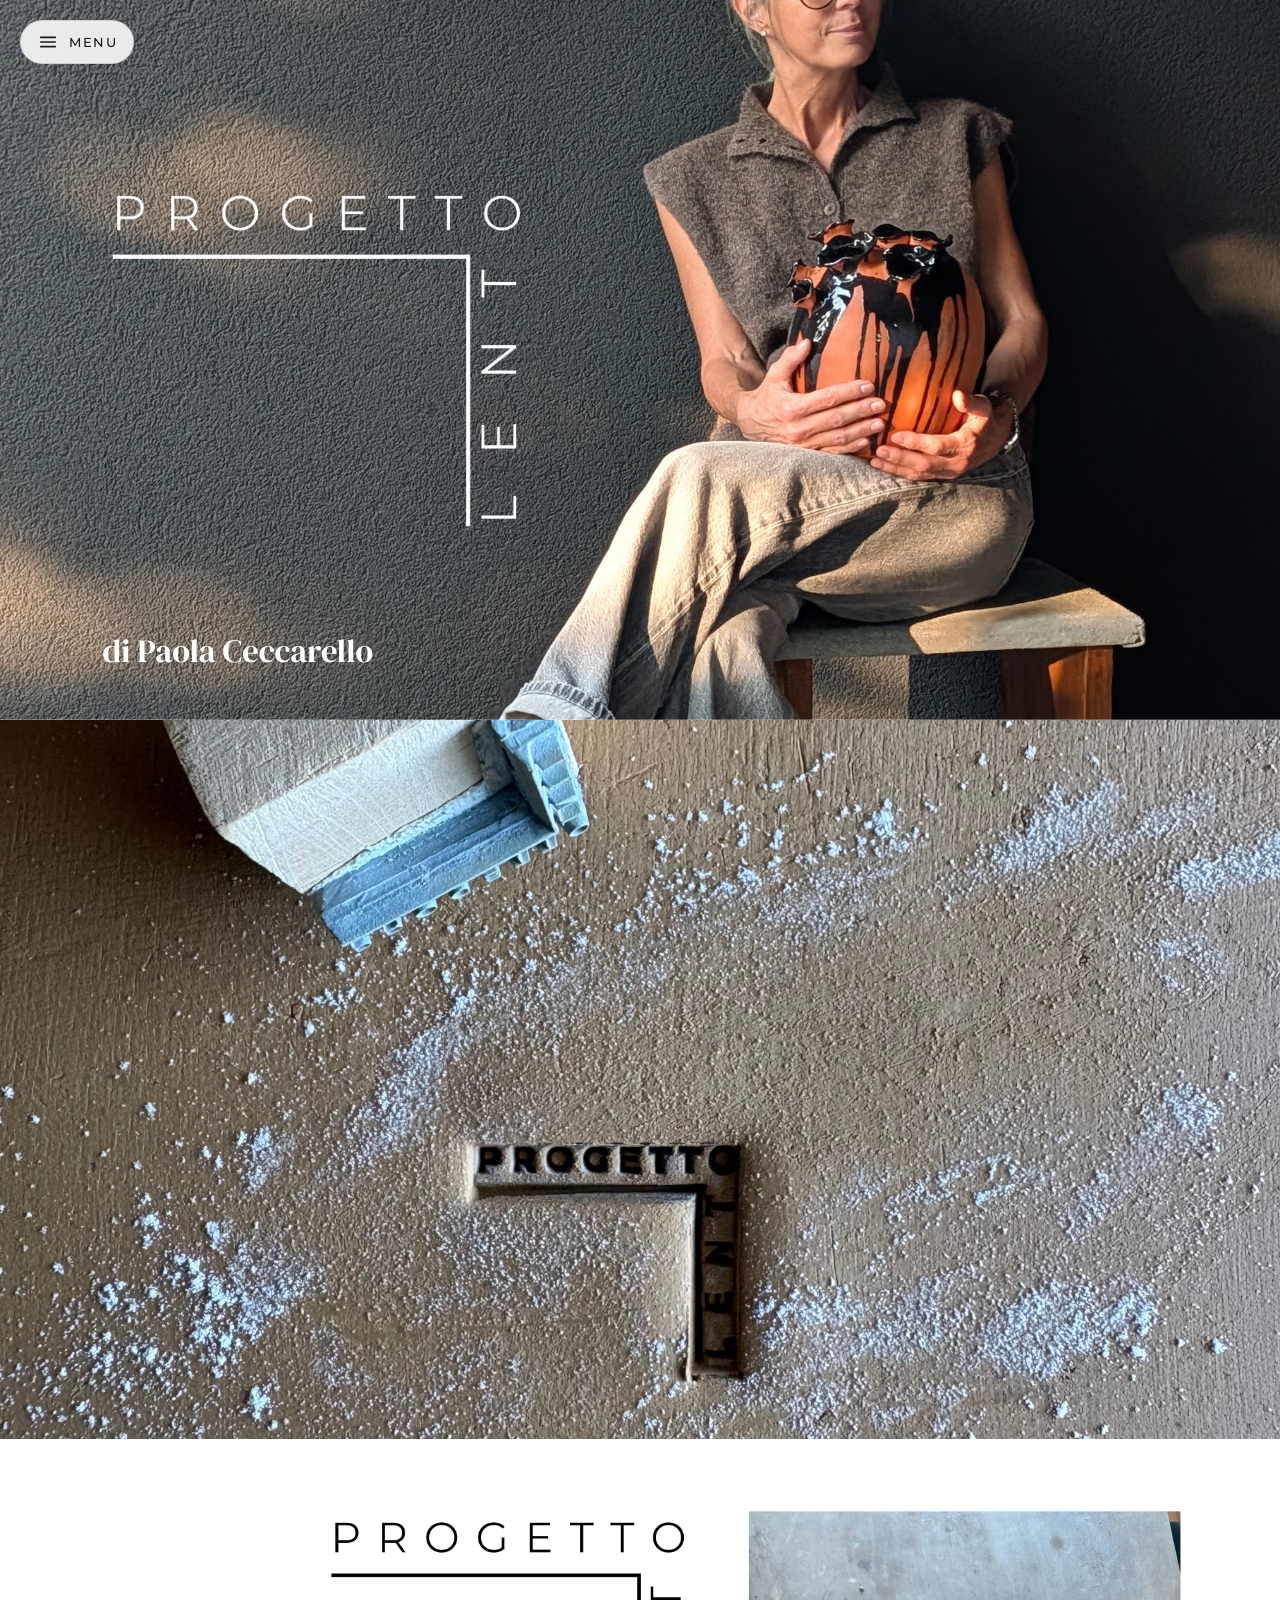
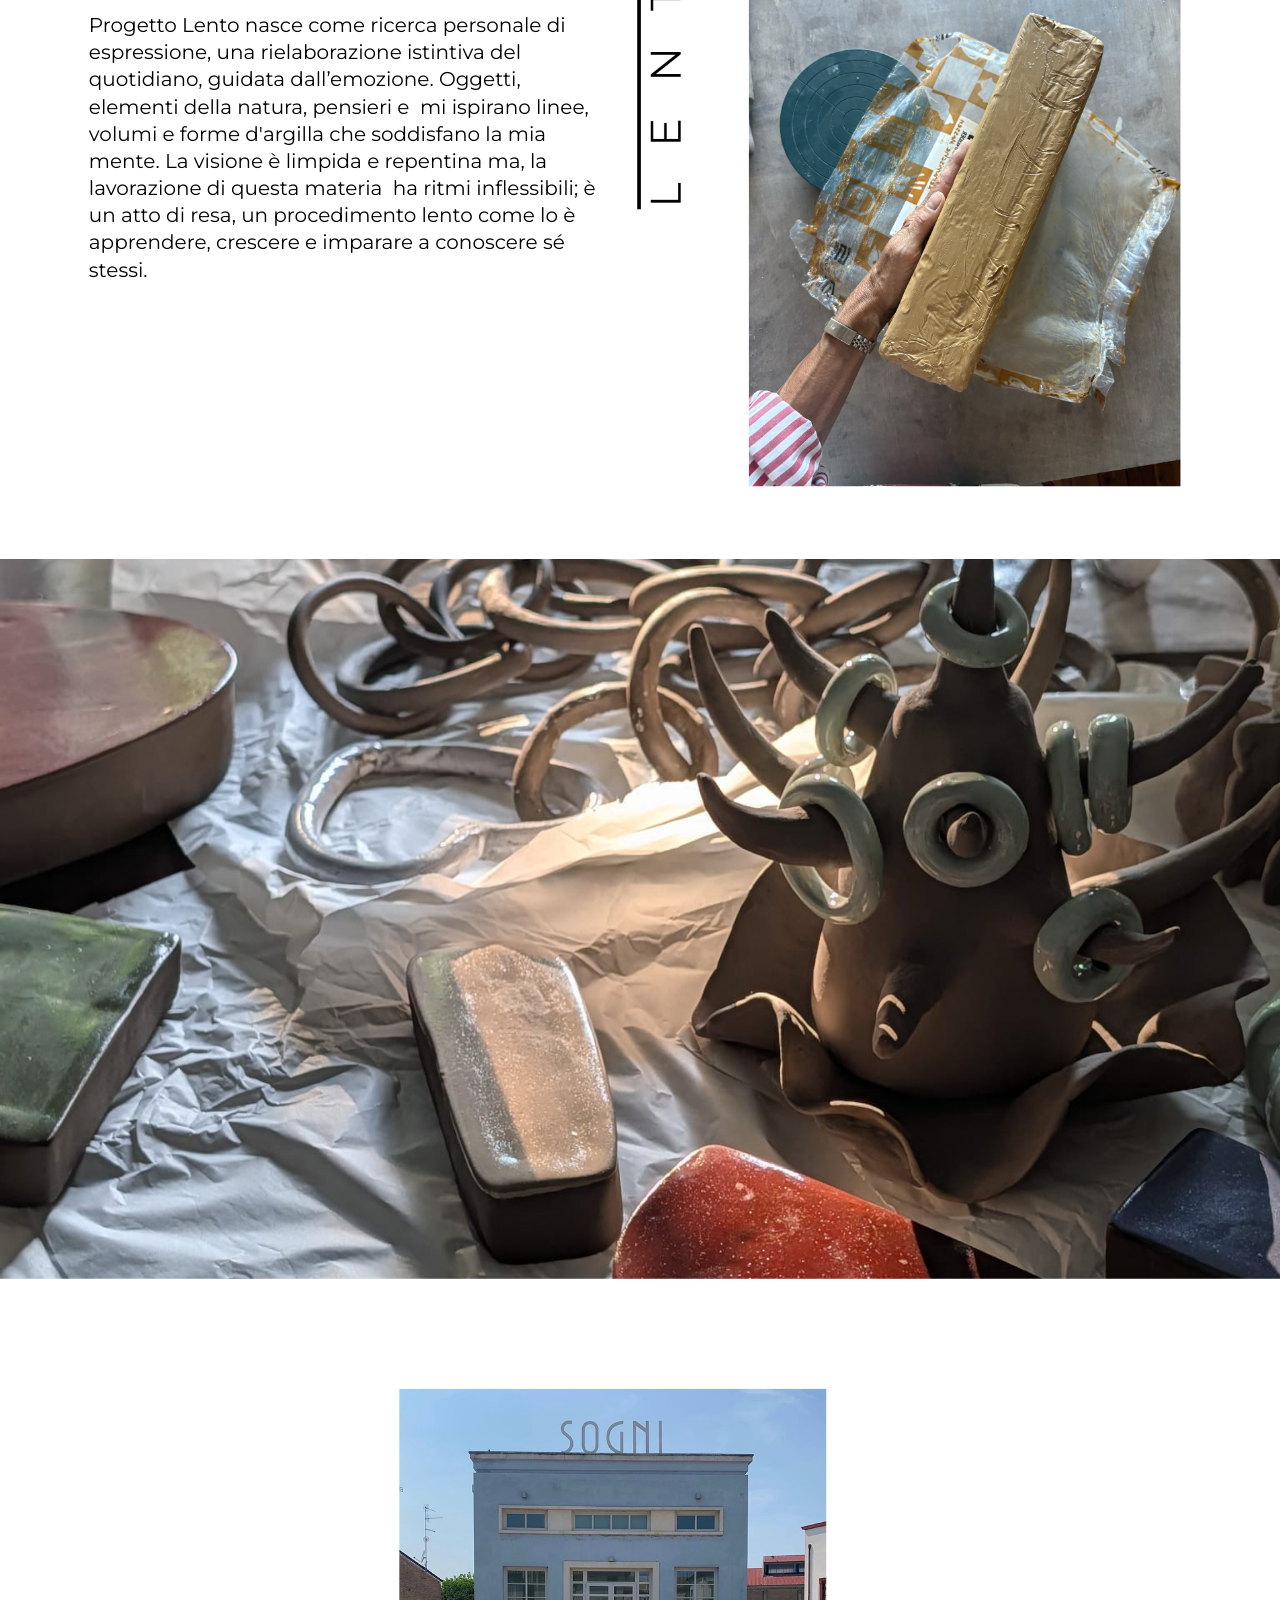
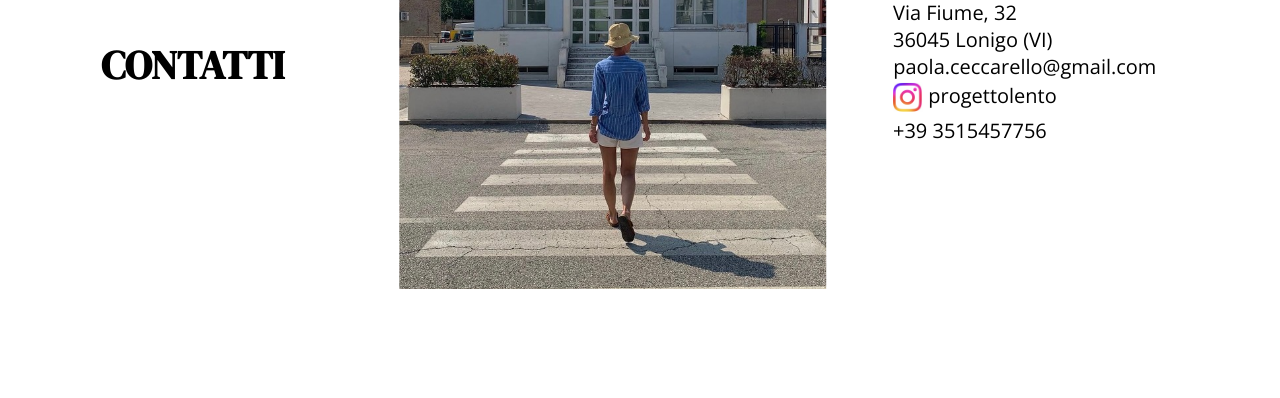
<file: index.html>
<!DOCTYPE html>
<html lang="it">
<head>
  <meta charset="UTF-8">
  <meta name="viewport" content="width=device-width, initial-scale=1.0">
  <title>PROGETTO LENTO — Home</title>
  <meta name="description" content="Progetto Lento di Paola Ceccarello — Ceramiche e installazioni fatte a mano.">
  <link rel="icon" type="image/png" href="img/MAHYMxEtXrE.png">
  <link rel="preconnect" href="https://fonts.googleapis.com">
  <link rel="preconnect" href="https://fonts.gstatic.com" crossorigin>
  <link href="https://fonts.googleapis.com/css2?family=DM+Serif+Display:ital@0;1&family=Montserrat:ital,wght@0,400;0,500;0,700;1,400;1,700&family=Noto+Serif+JP:wght@400&family=Open+Sans:ital,wght@0,400;0,700;1,400&display=swap" rel="stylesheet">
  <link rel="stylesheet" href="style.css">
  <script>
    (function () {
      function setInitialScale() {
        var vw = document.documentElement.clientWidth || window.innerWidth;
        document.documentElement.style.setProperty('--slide-scale', (vw / 1366).toFixed(6));
      }
      setInitialScale();
      window.addEventListener('resize', setInitialScale, { passive: true });
    })();
  </script>
</head>
<body>
  <!-- Menu a comparsa in alto a sinistra (Navigation Drawer) -->
  <div class="Drawer" id="drawer" popover="manual">
    <div class="Drawer-scroller">
      <nav class="Drawer-sheet" tabindex="-1" aria-label="Menu di navigazione">
        <div class="Drawer-header">
          <a href="index.html" class="Drawer-brand" aria-label="Progetto Lento Home">
            <img src="img/MAHYMxEtXrE-black.png" alt="Logo Progetto Lento" class="Drawer-logo">
          </a>
          <button type="button" id="drawer-close" class="Drawer-close" aria-label="Chiudi menu">
            <svg aria-hidden="true" viewBox="0 0 24 24" width="22" height="22" fill="none" stroke="currentColor" stroke-width="1.75" stroke-linecap="round">
              <line x1="6" y1="6" x2="18" y2="18"></line>
              <line x1="18" y1="6" x2="6" y2="18"></line>
            </svg>
          </button>
        </div>
        <ul class="Drawer-list">
          <li>
            <a href="index.html" class="Drawer-link is-active" aria-current="page">Home</a>
          </li>
          <li>
            <a href="vasi.html" class="Drawer-link">Vasi</a>
          </li>
          <li>
            <a href="installazioni.html" class="Drawer-link">Installazioni</a>
          </li>
          <li>
            <a href="partecipazioni.html" class="Drawer-link">Partecipazioni</a>
          </li>
        </ul>
      </nav>
    </div>
  </div>

  <main id="site-main">
    <header class="site-header">
      <button id="drawer-open"
              class="menu-trigger"
              type="button"
              aria-label="Menu"
              aria-expanded="false"
              aria-controls="drawer">
        <svg aria-hidden="true" viewBox="0 0 24 24" width="22" height="22" fill="none" stroke="currentColor" stroke-width="1.75" stroke-linecap="round">
          <line x1="4" y1="7" x2="20" y2="7"></line>
          <line x1="4" y1="12" x2="20" y2="12"></line>
          <line x1="4" y1="17" x2="20" y2="17"></line>
        </svg>
        <span class="menu-trigger-label">Menu</span>
      </button>
    </header>

    <section class="site-section" aria-label="Home">
      <div class="slide-wrapper" id="slide-1" data-slide-id="PBGcWPKT6mPn5ygR">
        <div class="slide-canvas" style="background-color: #ffffff;">
          <div class="slide-bg">
            <img src="img/MAHYdyE-6uk.jpg" alt="" loading="eager" fetchpriority="high" decoding="async" style="left: 0px; top: -523.1389px; width: 1366px; height: 1814.2778px;">
          </div>
          <div class="el el-image" data-id="LBvXtJPMgLClVywW" style="left: 109.4391px; top: 194.9304px; width: 475.4661px; height: 378.1392px;">
            <img src="img/MAHYMxEtXrE-white.png" alt="Logo Progetto Lento" loading="eager" decoding="async" style="left: 0px; top: 0px; width: 475.4661px; height: 378.1392px;">
          </div>
          <div class="el el-text" data-id="LBx6jYd9PBXQjm5t" style="left: 109.4391px; top: 670.6667px; width: 288.7969px; min-height: 41.0667px; font-family: 'DM Serif Display', Georgia, serif; font-size: 34.6665px; color: #ffffff; letter-spacing: 0em;">
            <div class="text-line" style="height: 48px; line-height: 48px; text-align: left;">di Paola Ceccarello</div>
          </div>
        </div>
      </div>
      <div class="slide-wrapper" id="slide-2" data-slide-id="PBTY1GpQBGs1dcxD">
        <div class="slide-canvas" style="background-color: #ffffff;">
          <div class="slide-bg">
            <img src="img/MAHQxmZ60Ws.jpg" alt="" loading="lazy" decoding="async" style="left: 0px; top: -526.6667px; width: 1366px; height: 1821.3333px;">
          </div>
        </div>
      </div>
      <div class="slide-wrapper" id="slide-3" data-slide-id="PBJVlnS4Spz9jP1f">
        <div class="slide-canvas" style="background-color: #ffffff;">
          <div class="el el-image" data-id="LBxvCJR0D3TdBbmN" style="left: 798.8006px; top: 76.8px; width: 460.8px; height: 614.4px;">
            <img src="img/MAHOrW9ujCU.jpg" alt="" loading="lazy" decoding="async" style="left: 0px; top: 0px; width: 460.8px; height: 614.4px;">
          </div>
          <div class="el el-image" data-id="LB1nDfzvQsPd9Vyc" style="left: 343.6876px; top: 76.8px; width: 412.668px; height: 328.1957px;">
            <img src="img/MAHYMxEtXrE.png" alt="Logo Progetto Lento" loading="lazy" decoding="async" style="left: 0px; top: 0px; width: 412.668px; height: 328.1957px;">
          </div>
          <div class="el el-text" data-id="LBLRY7T80m9dWhpC" style="left: 94.7829px; top: 184.6291px; width: 552.0099px; min-height: 314.7333px; font-family: 'Montserrat', 'Noto Serif JP', sans-serif; font-size: 21.3333px; color: #000000; letter-spacing: 0em;">
            <div class="text-line" style="height: 29px; line-height: 29px; text-align: left;">Progetto Lento nasce come ricerca personale di</div><div class="text-line" style="height: 29px; line-height: 29px; text-align: left;">espressione, una rielaborazione istintiva del</div><div class="text-line" style="height: 29px; line-height: 29px; text-align: left;">quotidiano, guidata dall’emozione. Oggetti,</div><div class="text-line" style="height: 29px; line-height: 29px; text-align: left;">elementi della natura, pensieri e  mi ispirano linee,</div><div class="text-line" style="height: 29px; line-height: 29px; text-align: left;">volumi e forme d'argilla che soddisfano la mia</div><div class="text-line" style="height: 29px; line-height: 29px; text-align: left;">mente. La visione è limpida e repentina ma, la</div><div class="text-line" style="height: 29px; line-height: 29px; text-align: left;">lavorazione di questa materia  ha ritmi inflessibili; è</div><div class="text-line" style="height: 29px; line-height: 29px; text-align: left;">un atto di resa, un procedimento lento come lo è</div><div class="text-line" style="height: 29px; line-height: 29px; text-align: left;">apprendere, crescere e imparare a conoscere sé</div><div class="text-line" style="height: 29px; line-height: 29px; text-align: left;">stessi.</div><div class="text-line empty-line" style="height: 29px;">&nbsp;</div>
          </div>
        </div>
      </div>
      <div class="slide-wrapper" id="slide-4" data-slide-id="PBNswJw8j5qp1f3j">
        <div class="slide-canvas" style="background-color: #ffffff;">
          <div class="slide-bg">
            <img src="img/MAHOEOn4XDU.jpg" alt="" loading="lazy" decoding="async" style="left: 0px; top: -523.1094px; width: 1366px; height: 1814.2187px;">
          </div>
        </div>
      </div>
      <div class="slide-wrapper" id="slide-5" data-slide-id="PBF7r4sS3H9FR33L">
        <div class="slide-canvas" style="background-color: #ffffff;">
          <div class="el el-image" data-id="LBT4vdF6YCd95PhF" style="left: 425.5952px; top: 116.99px; width: 456.4861px; height: 534.02px;">
            <img src="img/MAHZ2LvFdwM.jpg" alt="" loading="lazy" decoding="async" style="left: 0px; top: 0px; width: 456.4861px; height: 563.3533px;">
          </div>
          <div class="el el-image" data-id="LBNhrCg0g7FjTsG1" style="left: 953.0104px; top: 431.1833px; width: 31.3px; height: 31.3px;">
            <img src="img/MAGzNm0Q87E.png" alt="Instagram" loading="lazy" decoding="async" style="left: 0px; top: 0px; width: 31.3px; height: 31.3px;">
          </div>
          <div class="el el-text" data-id="LBnzvTTFTMx0yFz4" style="left: -22.6667px; top: 384px; width: 456.4861px; min-height: 50.4667px; font-family: 'DM Serif Display', Georgia, serif; font-size: 42.6667px; color: #000000; letter-spacing: 0em;">
            <div class="text-line" style="height: 59px; line-height: 59px; text-align: center;"><span style="font-weight: 700">CONTATTI</span></div>
          </div>
          <div class="el el-text" data-id="LBbK4kkj9HRK3BF2" style="left: 953.0104px; top: 313.2667px; width: 281.3125px; min-height: 111.7333px; font-family: 'Open Sans', sans-serif; font-size: 21.3333px; color: #000000; letter-spacing: 0em;">
            <div class="text-line empty-line" style="height: 29px;">&nbsp;</div><div class="text-line" style="height: 29px; line-height: 29px; text-align: left;">Via Fiume, 32</div><div class="text-line" style="height: 29px; line-height: 29px; text-align: left;">36045 Lonigo (VI)</div><div class="text-line" style="height: 29px; line-height: 29px; text-align: center;">paola.ceccarello@gmail.com</div>
          </div>
          <div class="el el-text" data-id="LBQ1PnRsM2cF1PK5" style="left: 990.6458px; top: 431.1833px; width: 137.125px; min-height: 24.7333px; font-family: 'Open Sans', sans-serif; font-size: 21.3333px; color: #000000; letter-spacing: 0em;">
            <div class="text-line" style="height: 29px; line-height: 29px; text-align: left;">progettolento</div>
          </div>
          <div class="el el-text" data-id="LBFG9QFKdzJh1LBP" style="left: 953.0104px; top: 468.4833px; width: 164.0938px; min-height: 24.7333px; font-family: 'Open Sans', sans-serif; font-size: 21.3333px; color: #000000; letter-spacing: 0em;">
            <div class="text-line" style="height: 29px; line-height: 29px; text-align: left;">+39 3515457756</div>
          </div>
        </div>
      </div>
    </section>
  </main>

  <script src="script.js" defer></script>
</body>
</html>
</file>
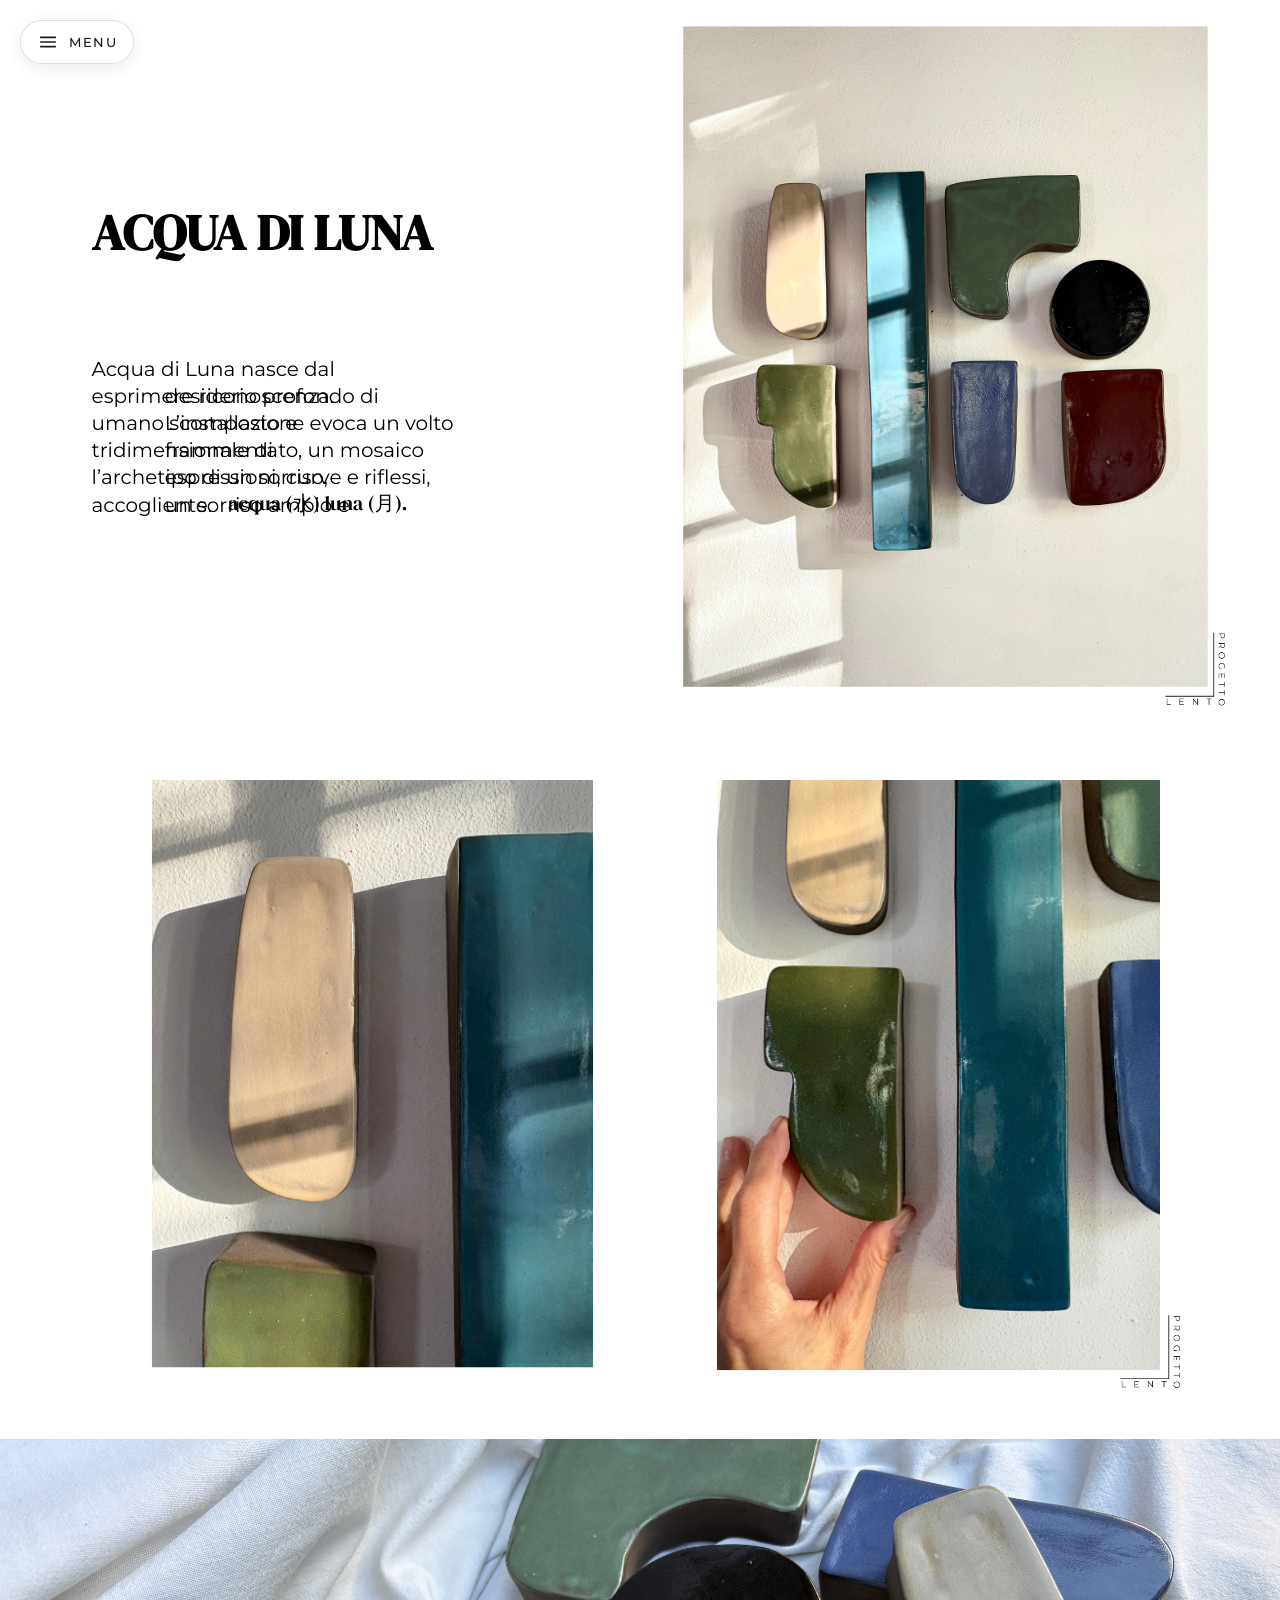
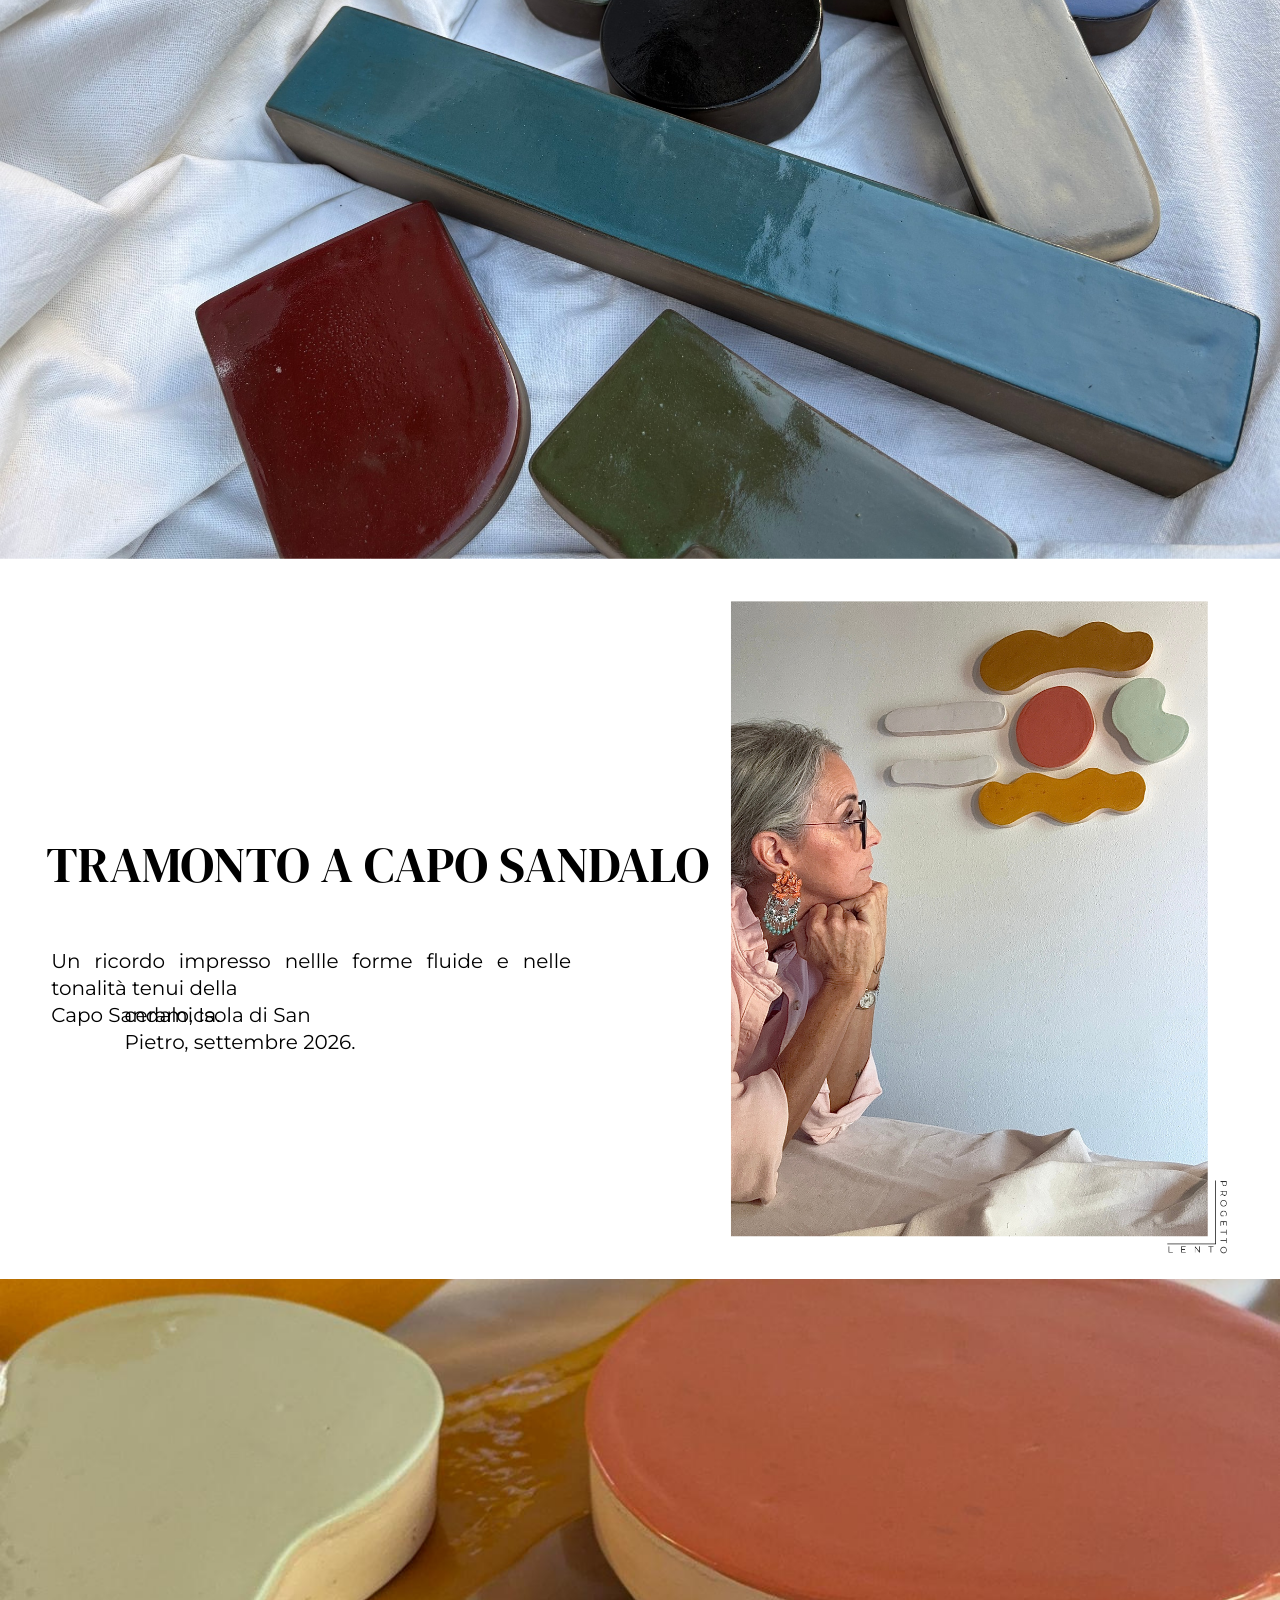
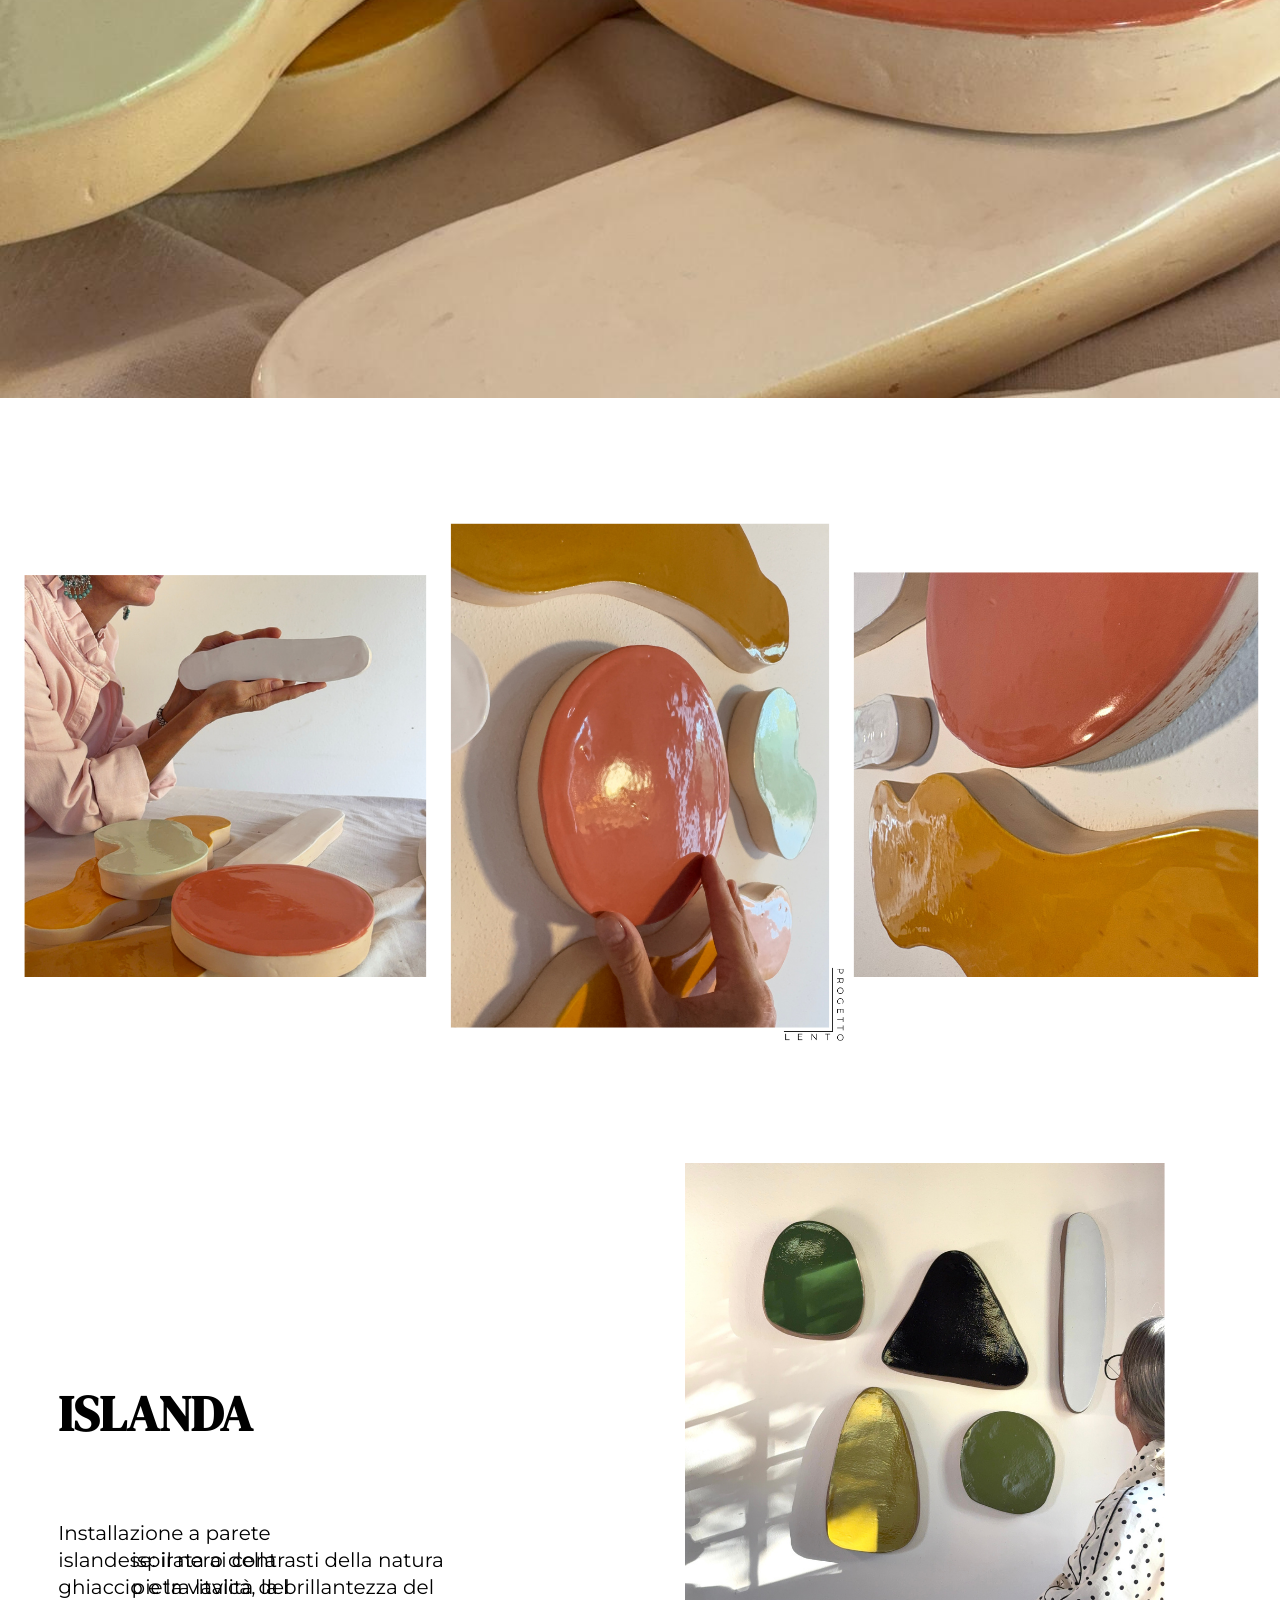
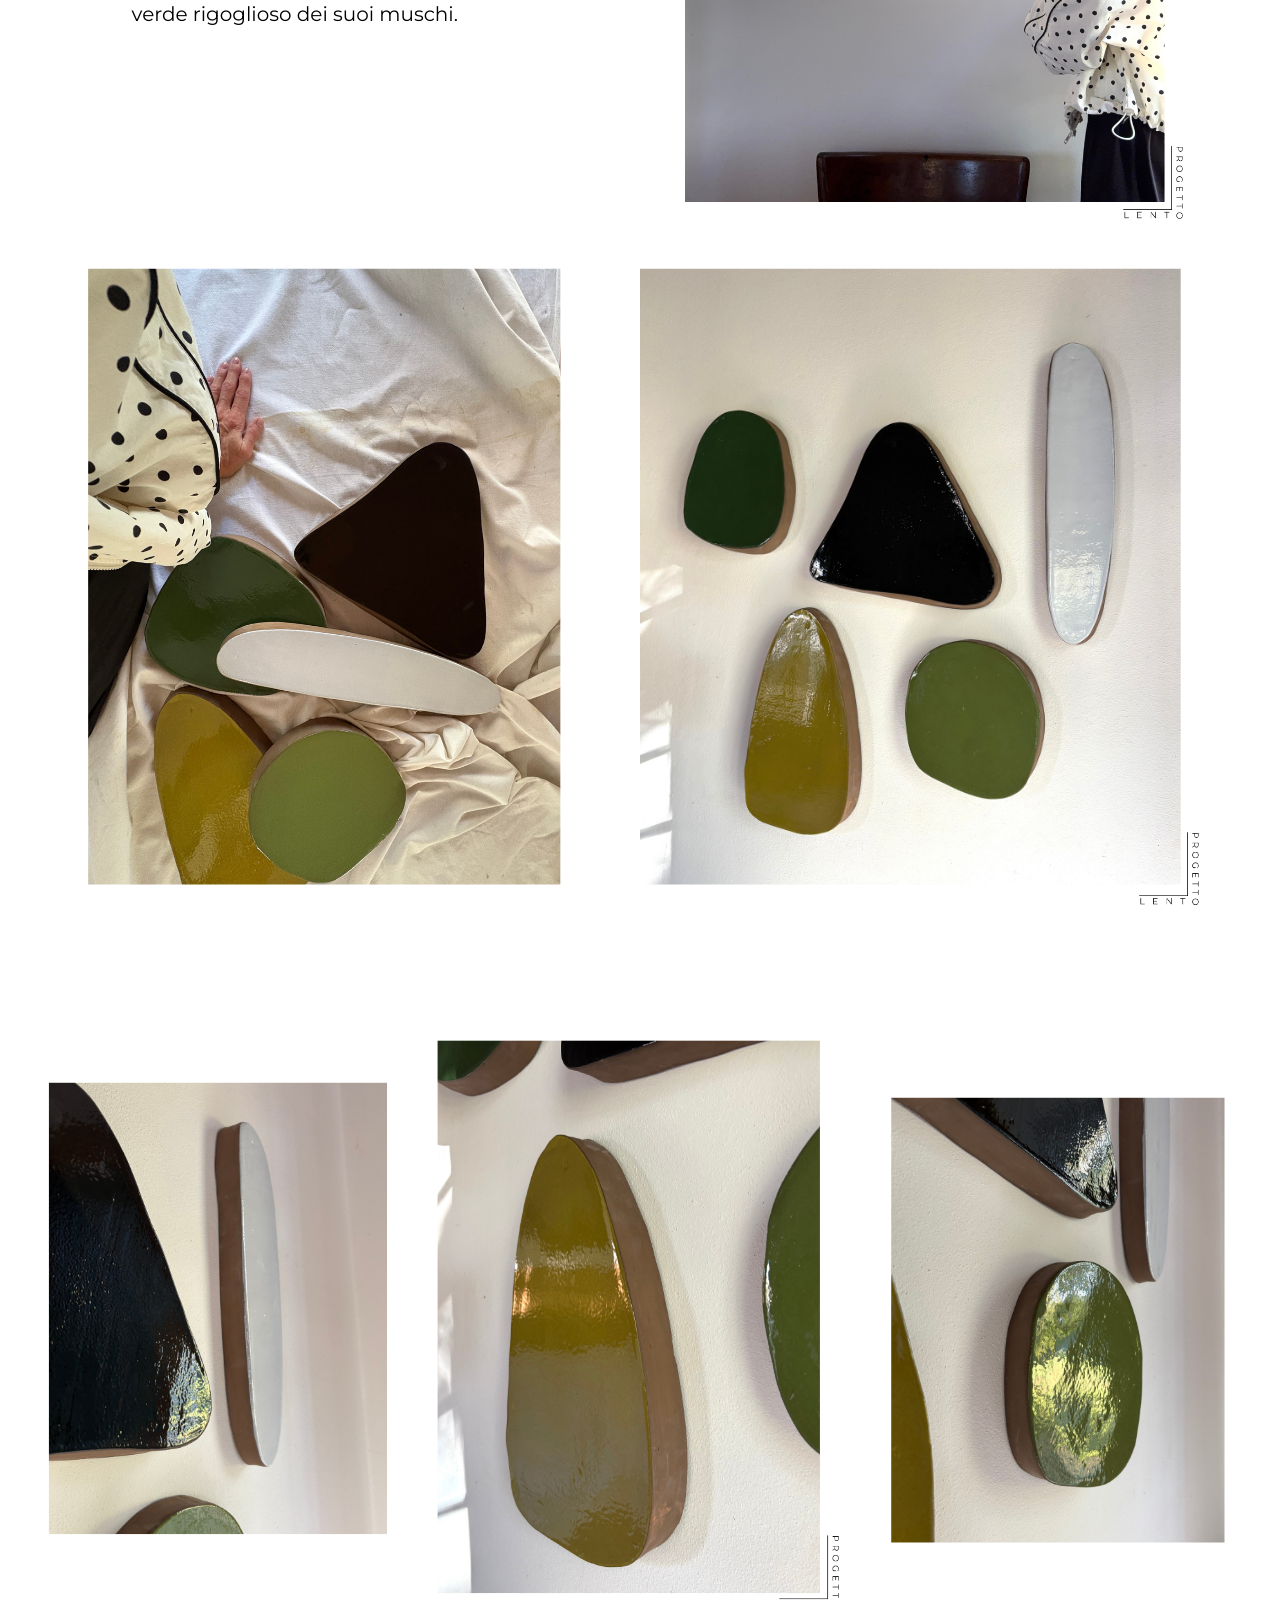
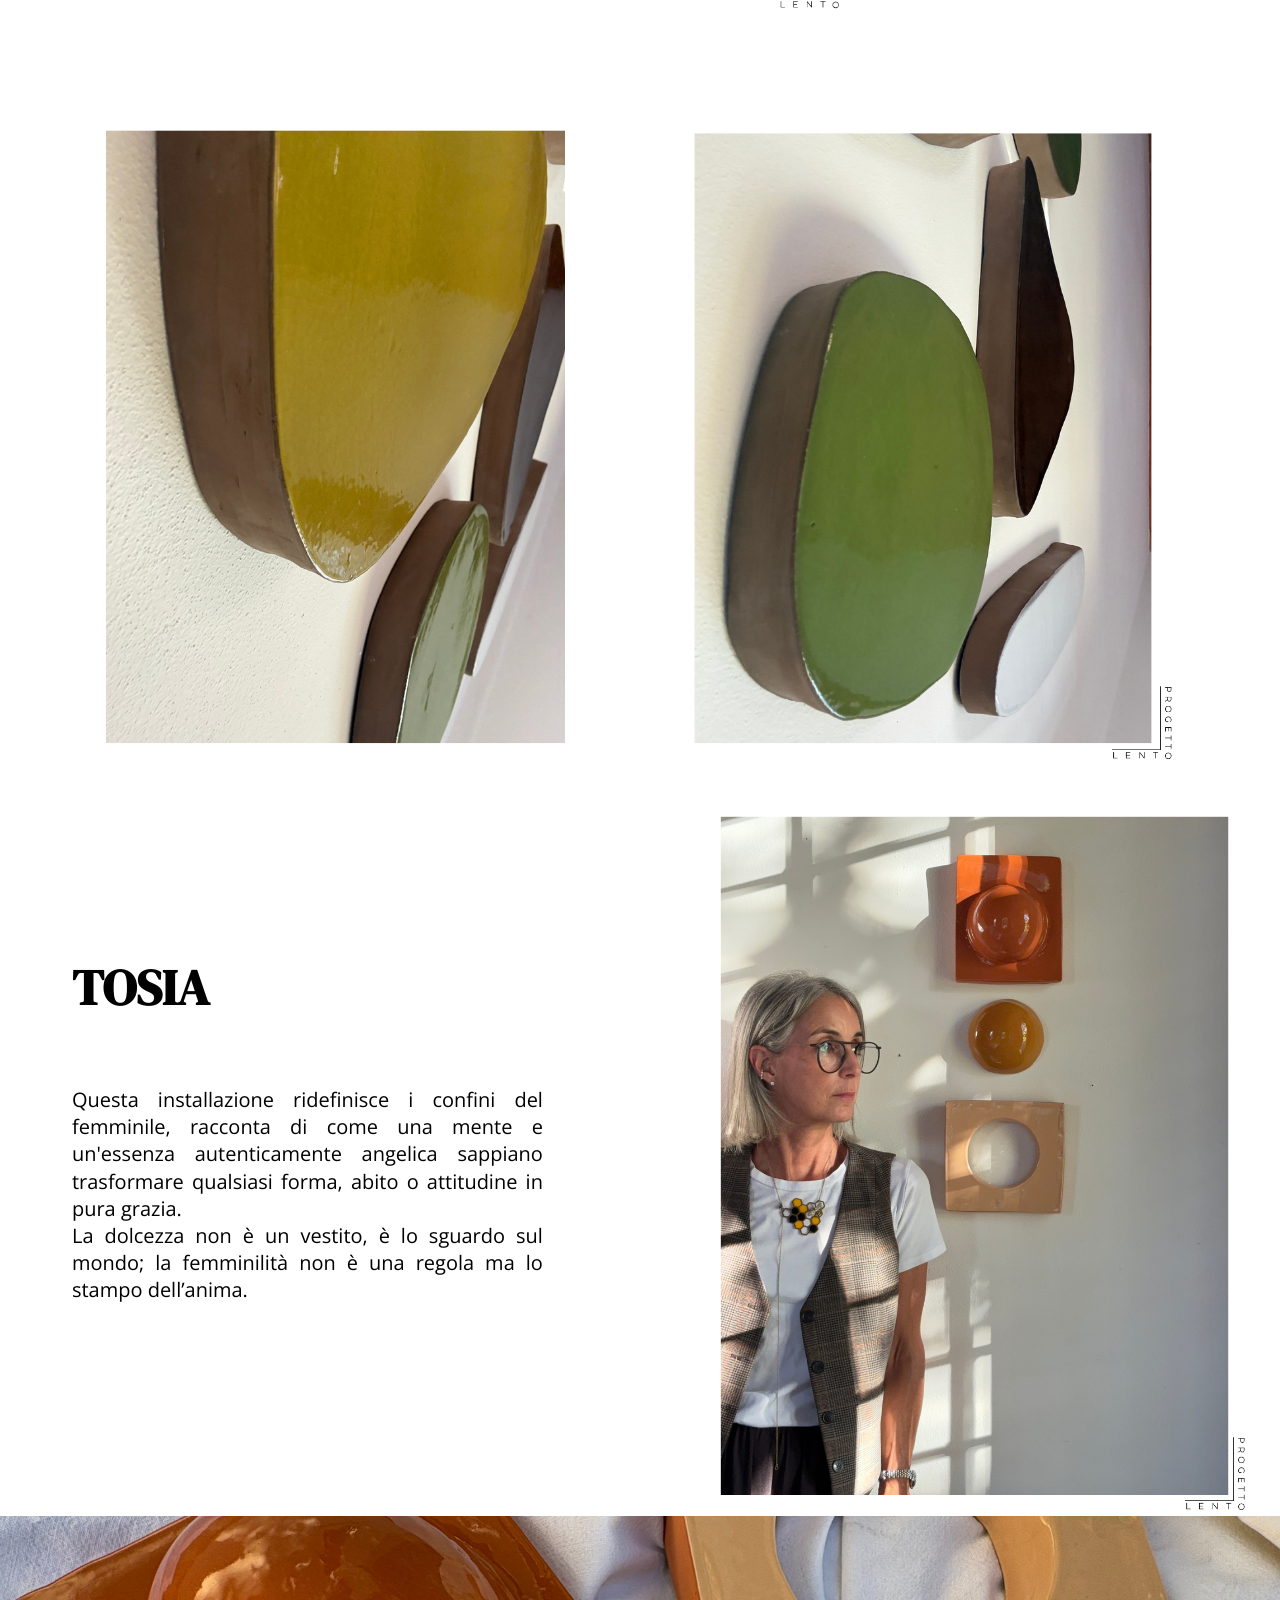
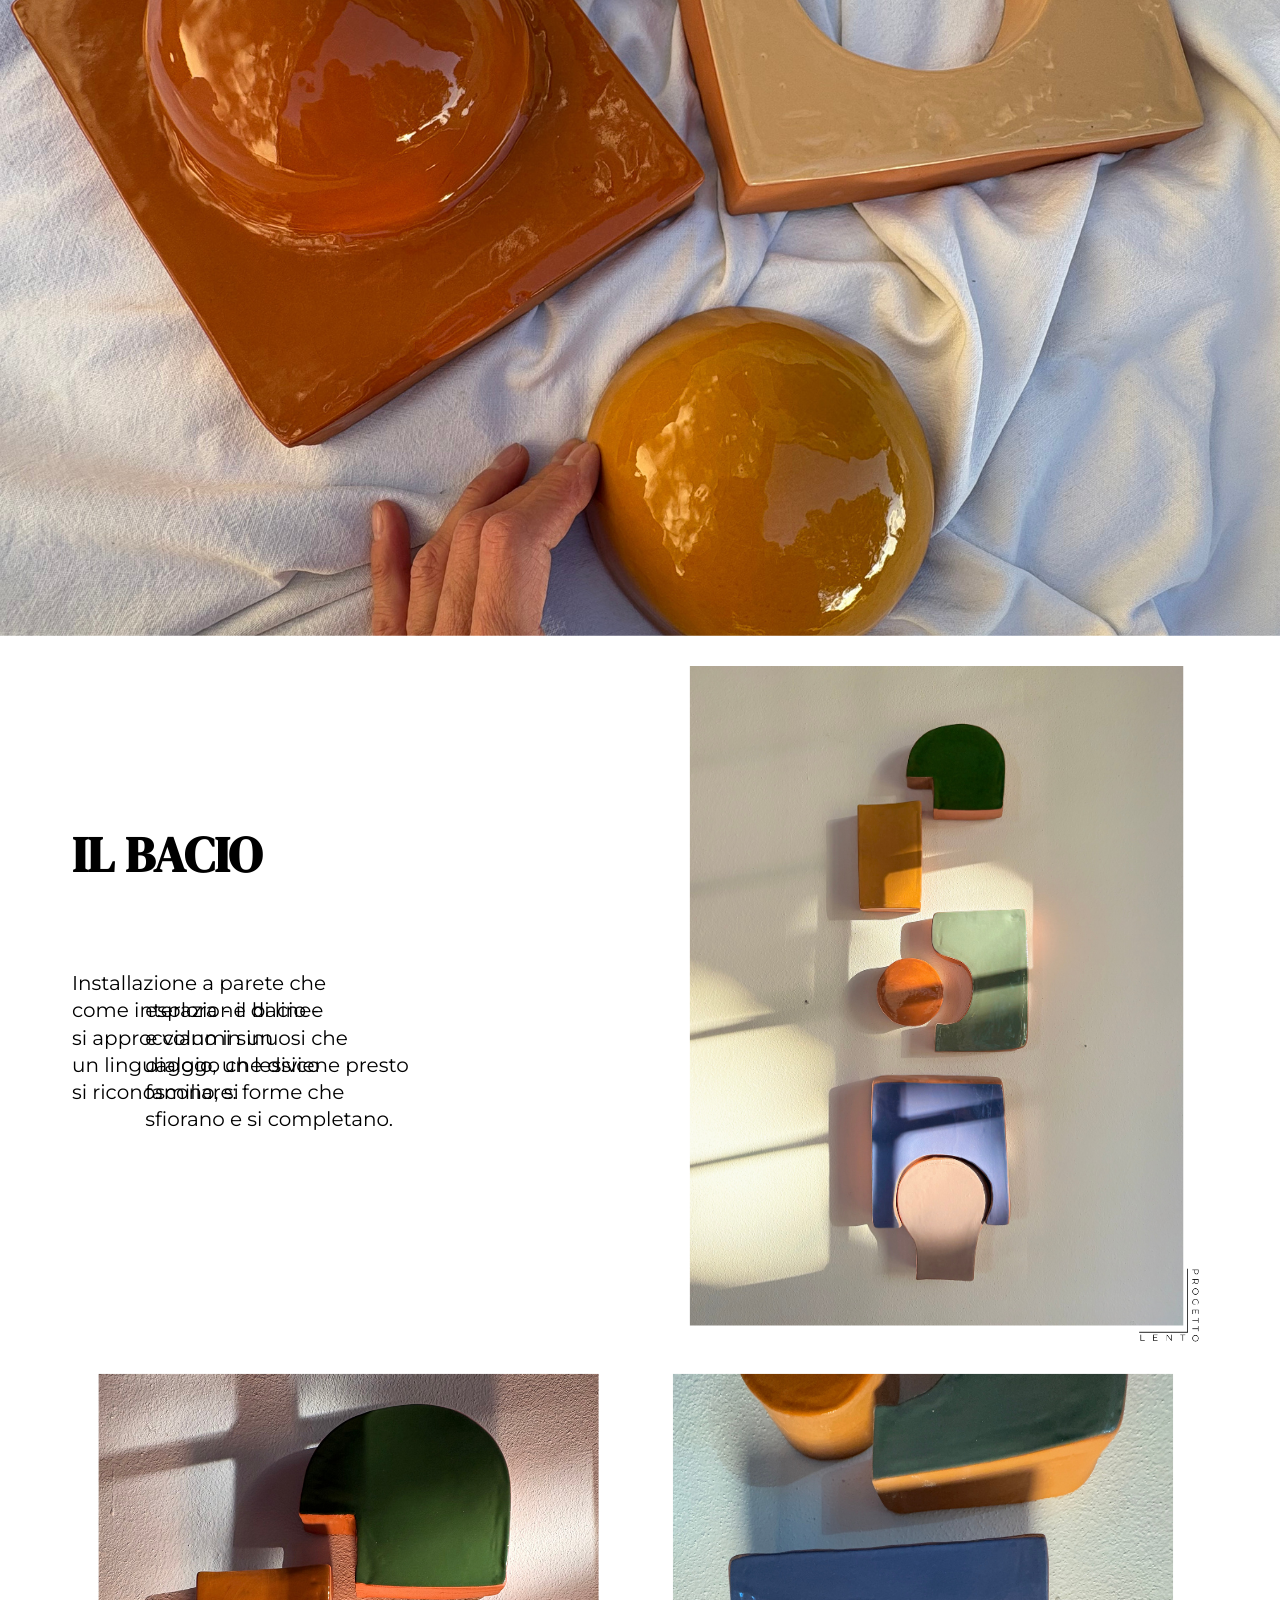
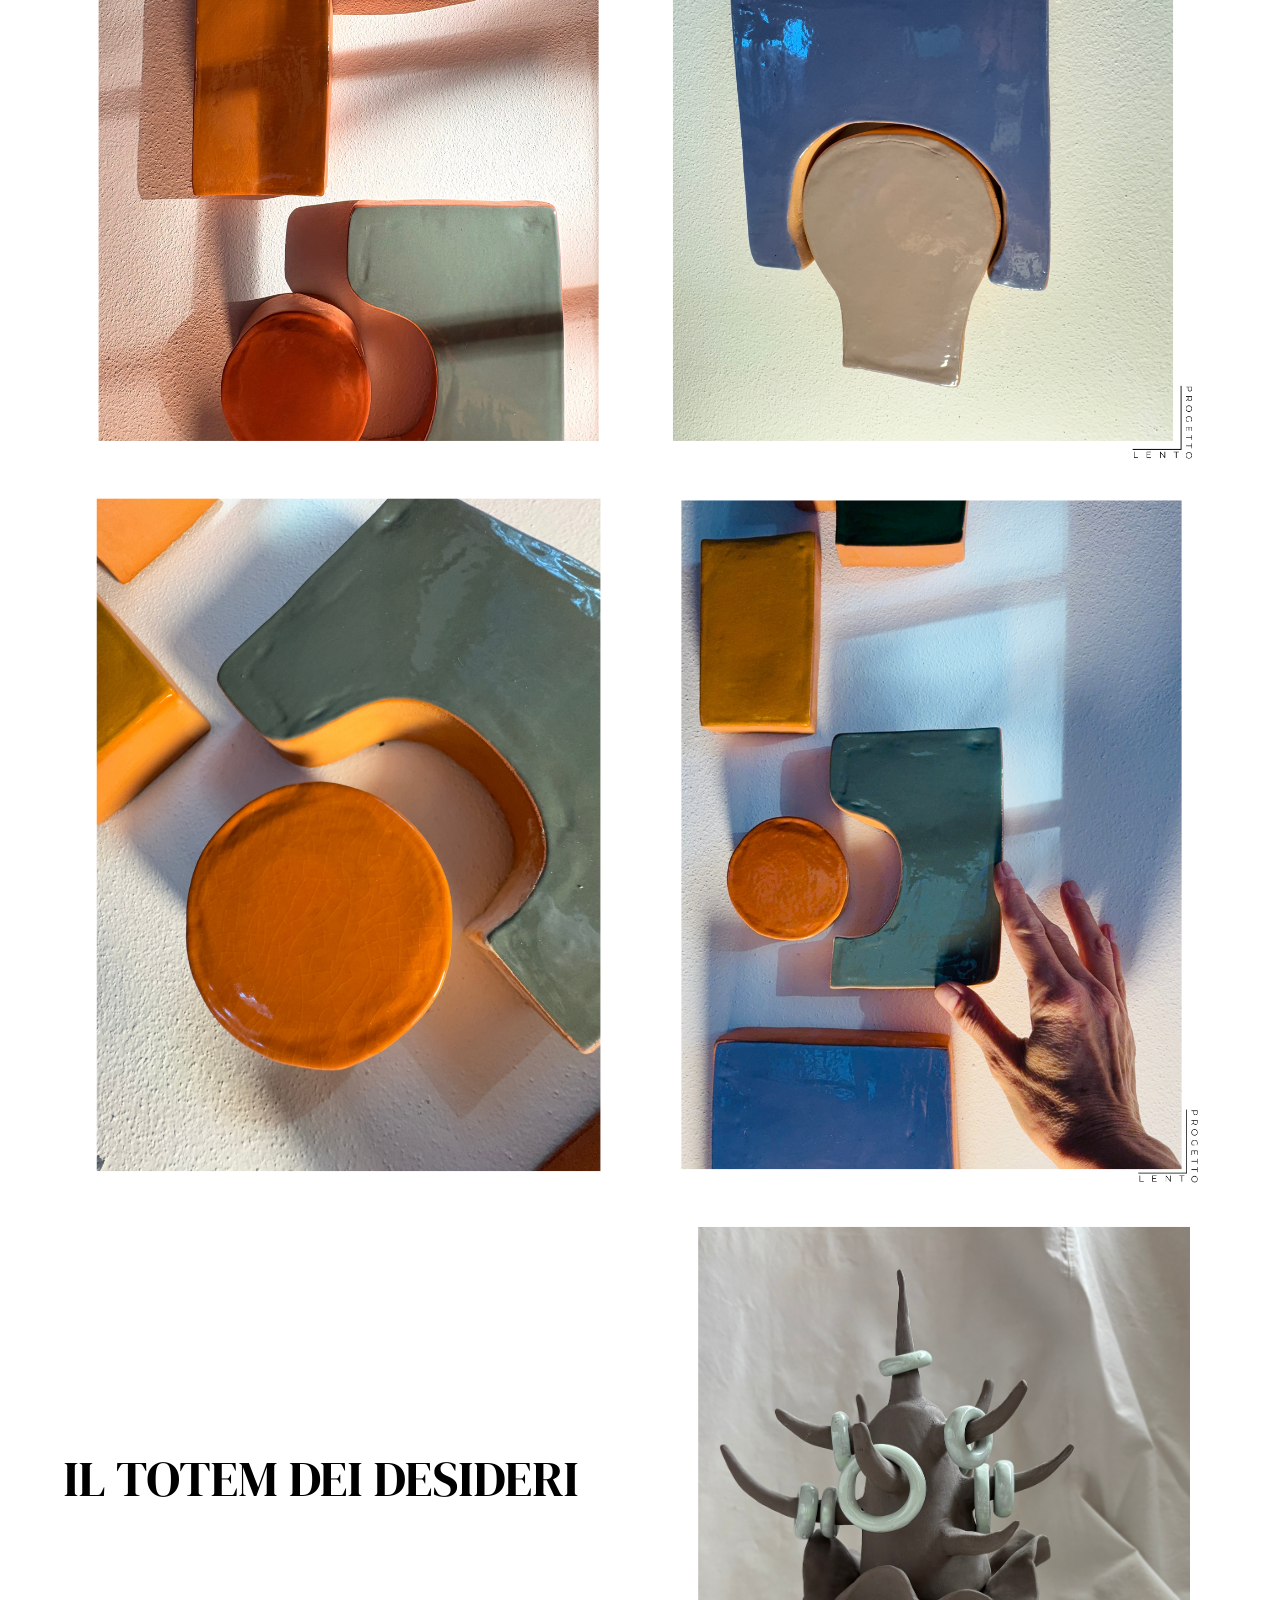
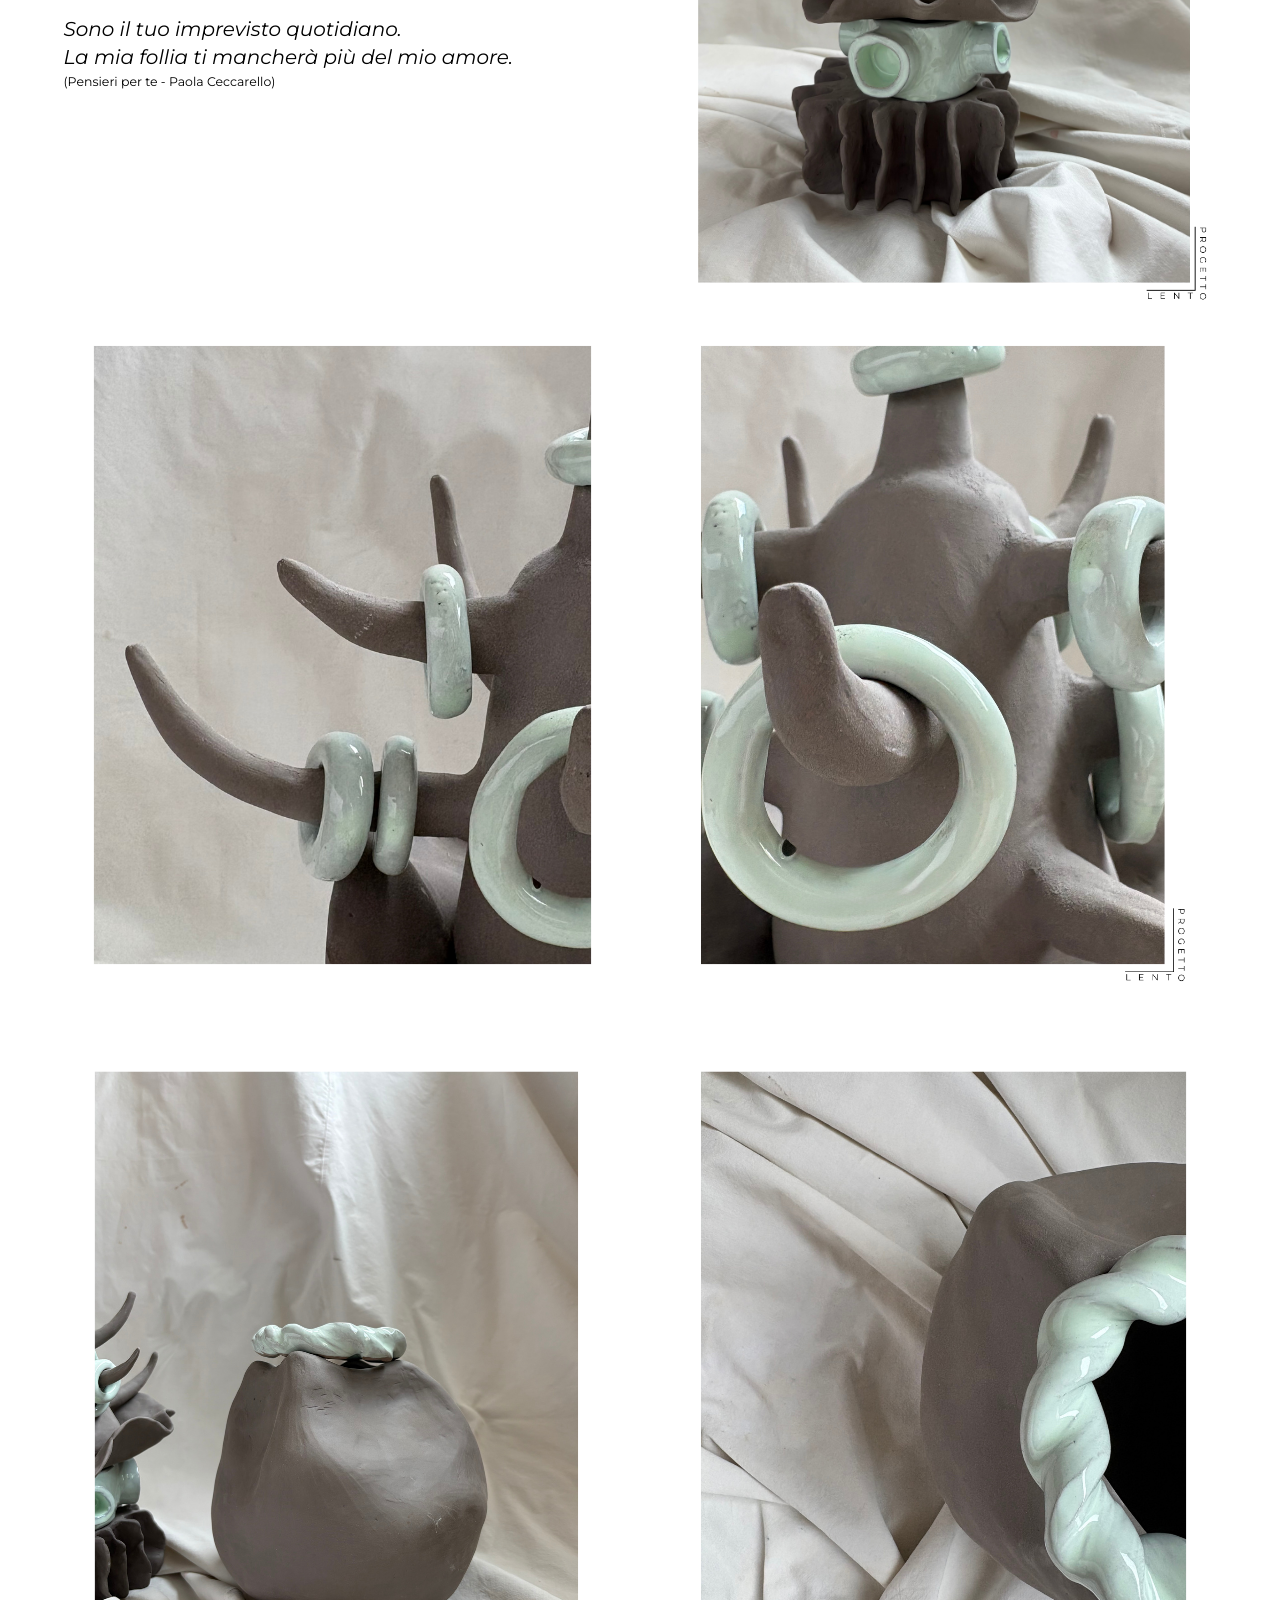
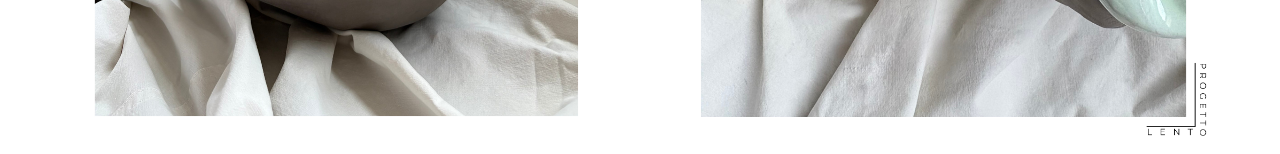
<file: installazioni.html>
<!DOCTYPE html>
<html lang="it">

<head>
  <meta charset="UTF-8">
  <meta name="viewport" content="width=device-width, initial-scale=1.0">
  <title>PROGETTO LENTO — Installazioni</title>
  <meta name="description" content="Progetto Lento di Paola Ceccarello — Ceramiche e installazioni fatte a mano.">
  <link rel="icon" type="image/png" href="img/MAHYMxEtXrE.png">
  <link rel="preconnect" href="https://fonts.googleapis.com">
  <link rel="preconnect" href="https://fonts.gstatic.com" crossorigin>
  <link
    href="https://fonts.googleapis.com/css2?family=DM+Serif+Display:ital@0;1&family=Montserrat:ital,wght@0,400;0,500;0,700;1,400;1,700&family=Noto+Serif+JP:wght@400&family=Open+Sans:ital,wght@0,400;0,700;1,400&display=swap"
    rel="stylesheet">
  <link rel="stylesheet" href="style.css">
  <script>
    (function () {
      function setInitialScale() {
        var vw = document.documentElement.clientWidth || window.innerWidth;
        document.documentElement.style.setProperty('--slide-scale', (vw / 1366).toFixed(6));
      }
      setInitialScale();
      window.addEventListener('resize', setInitialScale, { passive: true });
    })();
  </script>
</head>

<body>
  <!-- Menu a comparsa in alto a sinistra (Navigation Drawer) -->
  <div class="Drawer" id="drawer" popover="manual">
    <div class="Drawer-scroller">
      <nav class="Drawer-sheet" tabindex="-1" aria-label="Menu di navigazione">
        <div class="Drawer-header">
          <a href="index.html" class="Drawer-brand" aria-label="Progetto Lento Home">
            <img src="img/MAHYMxEtXrE-black.png" alt="Logo Progetto Lento" class="Drawer-logo">
          </a>
          <button type="button" id="drawer-close" class="Drawer-close" aria-label="Chiudi menu">
            <svg aria-hidden="true" viewBox="0 0 24 24" width="22" height="22" fill="none" stroke="currentColor"
              stroke-width="1.75" stroke-linecap="round">
              <line x1="6" y1="6" x2="18" y2="18"></line>
              <line x1="18" y1="6" x2="6" y2="18"></line>
            </svg>
          </button>
        </div>
        <ul class="Drawer-list">
          <li>
            <a href="index.html" class="Drawer-link">Home</a>
          </li>
          <li>
            <a href="vasi.html" class="Drawer-link">Vasi</a>
          </li>
          <li>
            <a href="installazioni.html" class="Drawer-link is-active" aria-current="page">Installazioni</a>
          </li>
          <li>
            <a href="partecipazioni.html" class="Drawer-link">Partecipazioni</a>
          </li>
        </ul>
      </nav>
    </div>
  </div>

  <main id="site-main">
    <header class="site-header">
      <button id="drawer-open" class="menu-trigger" type="button" aria-label="Menu" aria-expanded="false"
        aria-controls="drawer">
        <svg aria-hidden="true" viewBox="0 0 24 24" width="22" height="22" fill="none" stroke="currentColor"
          stroke-width="1.75" stroke-linecap="round">
          <line x1="4" y1="7" x2="20" y2="7"></line>
          <line x1="4" y1="12" x2="20" y2="12"></line>
          <line x1="4" y1="17" x2="20" y2="17"></line>
        </svg>
        <span class="menu-trigger-label">Menu</span>
      </button>
    </header>

    <section class="site-section" aria-label="Progetti - Installazioni">
      <div class="slide-wrapper" id="slide-1" data-slide-id="PBCgqQBRc0qVD0Kw">
        <div class="slide-canvas" style="background-color: #ffffff;">
          <div class="el el-text" data-id="LB5g7jZy98K6Fb3M"
            style="left: 97.7188px; top: 222.4501px; width: 363.7188px; min-height: 63.3333px; font-family: 'DM Serif Display', Georgia, serif; font-size: 53.3333px; color: #000000; letter-spacing: 0em;">
            <div class="text-line" style="height: 53px; line-height: 53px; text-align: left;"><span
                style="font-weight: 700">ACQUA DI LUNA</span></div>
          </div>
          <div class="el el-text" data-id="LBcNRQ8dyXSVWpfY"
            style="left: 97.7188px; top: 380.4974px; width: 586.0194px; min-height: 169.7333px; font-family: 'Montserrat', 'Noto Serif JP', sans-serif; font-size: 21.3333px; color: #000000; letter-spacing: 0em;">
            <div class="text-line" style="height: 29px; line-height: 29px; text-align: left;">Acqua di Luna nasce dal
              desiderio profondo di</div>
            <div class="text-line" style="height: 29px; line-height: 29px; text-align: left;">esprimere riconoscenza.
              L’installazione evoca un volto</div>
            <div class="text-line" style="height: 29px; line-height: 29px; text-align: left;">umano scomposto e
              frammentato, un mosaico</div>
            <div class="text-line" style="height: 29px; line-height: 29px; text-align: left;">tridimensionale di
              espressioni, curve e riflessi,</div>
            <div class="text-line" style="height: 29px; line-height: 29px; text-align: left;">l’archetipo di un sorriso,
              un sorriso ampio e</div>
            <div class="text-line" style="height: 29px; line-height: 29px; text-align: left;">accogliente.</div>
          </div>
          <div class="el el-text" data-id="LBwglXCddxVDjPFy"
            style="left: 243.2855px; top: 523.3641px; width: 191.5313px; min-height: 53.7333px; font-family: 'DM Serif Display', Georgia, serif; font-size: 21.3333px; color: #000000; letter-spacing: 0em;">
            <div class="text-line" style="height: 29px; line-height: 29px; text-align: center;">acqua (水) luna (月).
            </div>
            <div class="text-line empty-line" style="height: 29px;">&nbsp;</div>
          </div>
          <div class="el el-image" data-id="LBDgyYt4c7yd66LW"
            style="left: 1232.6949px; top: 681.7261px; width: 85.378px; height: 67.9013px; transform: rotate(90deg);">
            <img src="img/MAHYMxEtXrE.png" alt="Logo Progetto Lento" loading="eager" decoding="async"
              style="left: 0px; top: 0px; width: 85.378px; height: 67.9013px;">
          </div>
          <div class="el el-image" data-id="LBkxRZLvjmR43JwQ"
            style="left: 729.1432px; top: 27.9891px; width: 560.0568px; height: 705.0166px;">
            <img src="img/MAHZ89O9w_o.jpg" alt="" loading="eager" decoding="async"
              style="left: 0px; top: 0px; width: 560.0568px; height: 746.7424px;">
          </div>
        </div>
      </div>
      <div class="slide-wrapper" id="slide-2" data-slide-id="PBwqyCNW76Qqdb8t">
        <div class="slide-canvas" style="background-color: #ffffff;">
          <div class="el el-image" data-id="LBvgctCXjg1yNFd0"
            style="left: 161.8641px; top: 63.58px; width: 470.715px; height: 627.62px;">
            <img src="img/MAHZICVg30U.jpg" alt="" loading="lazy" decoding="async"
              style="left: 0px; top: 0px; width: 470.715px; height: 627.62px;">
          </div>
          <div class="el el-image" data-id="LBN1X5nw1mWMqbVb"
            style="left: 1185.3099px; top: 641.8112px; width: 85.378px; height: 67.9013px; transform: rotate(90deg);">
            <img src="img/MAHYMxEtXrE.png" alt="Logo Progetto Lento" loading="lazy" decoding="async"
              style="left: 0px; top: 0px; width: 85.378px; height: 67.9013px;">
          </div>
          <div class="el el-image" data-id="LBqHHw2dxbKfjF4R"
            style="left: 764.81px; top: 63.58px; width: 473.0487px; height: 630.7316px;">
            <img src="img/MAHZIKBSFh0.jpg" alt="" loading="lazy" decoding="async"
              style="left: 0px; top: 0px; width: 473.0487px; height: 630.7316px;">
          </div>
        </div>
      </div>
      <div class="slide-wrapper" id="slide-3" data-slide-id="PBJSDWll3QbCM0vl">
        <div class="slide-canvas" style="background-color: #ffffff;">
          <div class="slide-bg">
            <img src="img/MAHZICu5izo.jpg" alt="" loading="lazy" decoding="async"
              style="left: 0px; top: -128.25px; width: 1366px; height: 1024.5px;">
          </div>
        </div>
      </div>
      <div class="slide-wrapper" id="slide-4" data-slide-id="PBxq64hJpndknpbv">
        <div class="slide-canvas" style="background-color: #ffffff;">
          <div class="el el-text" data-id="LBytxZ5tqZFqqKXD"
            style="left: 40.84px; top: 299.6613px; width: 724.6649px; min-height: 63.3333px; font-family: 'DM Serif Display', Georgia, serif; font-size: 53.3333px; color: #000000; letter-spacing: 0em;">
            <div class="text-line" style="height: 53px; line-height: 53px; text-align: center;"><span
                style="text-transform: uppercase">Tramonto a Capo Sandalo</span></div>
          </div>
          <div class="el el-image" data-id="LBt7zHkv3dqDL0xD"
            style="left: 1234.6777px; top: 669.9388px; width: 85.378px; height: 67.9013px; transform: rotate(90deg);">
            <img src="img/MAHYMxEtXrE.png" alt="Logo Progetto Lento" loading="lazy" decoding="async"
              style="left: 0px; top: 0px; width: 85.378px; height: 67.9013px;">
          </div>
          <div class="el el-image" data-id="LB7fJrts2Nw9fp0b"
            style="left: 780.4144px; top: 44.8096px; width: 508.7856px; height: 678.3807px;">
            <img src="img/MAHYubRShJs.jpg" alt="" loading="lazy" decoding="async"
              style="left: 0px; top: 0px; width: 508.7856px; height: 678.3807px;">
          </div>
          <div class="el el-text" data-id="LBtxs8bLz3xJ4kk7"
            style="left: 54.6033px; top: 415.169px; width: 555.0504px; min-height: 82.7333px; font-family: 'Montserrat', 'Noto Serif JP', sans-serif; font-size: 21.3333px; color: #000000; letter-spacing: 0em;">
            <div class="text-line text-line-justify" style="height: 29px; line-height: 29px;"><span
                class="j-word">Un</span><span class="j-word">ricordo</span><span class="j-word">impresso</span><span
                class="j-word">nellle</span><span class="j-word">forme</span><span class="j-word">fluide</span><span
                class="j-word">e</span><span class="j-word">nelle</span></div>
            <div class="text-line" style="height: 29px; line-height: 29px; text-align: left;">tonalità tenui della
              ceramica.</div>
            <div class="text-line" style="height: 29px; line-height: 29px; text-align: left;">Capo Sandalo, Isola di San
              Pietro, settembre 2026.</div>
          </div>
        </div>
      </div>
      <div class="slide-wrapper" id="slide-5" data-slide-id="PBnxLfddgDXpPPTF">
        <div class="slide-canvas" style="background-color: #ffffff;">
          <div class="slide-bg">
            <img src="img/MAHYqD9rpLU.jpg" alt="" loading="lazy" decoding="async"
              style="left: 0px; top: -299px; width: 1366px; height: 1366px;">
          </div>
        </div>
      </div>
      <div class="slide-wrapper" id="slide-6" data-slide-id="PBHfnGKsqG49f7Fx">
        <div class="slide-canvas" style="background-color: #ffffff;">
          <div class="el el-image" data-id="LByfC7wzMLhRNdwK"
            style="left: 25.5995px; top: 188.6986px; width: 429.4162px; height: 429.4162px;">
            <img src="img/MAHYupl0CTc.jpg" alt="" loading="lazy" decoding="async"
              style="left: 0px; top: 0px; width: 429.4162px; height: 429.4162px;">
          </div>
          <div class="el el-image" data-id="LBLyCZ0Nj7zqPZwc"
            style="left: 910.7608px; top: 186.2211px; width: 431.8936px; height: 431.8936px;">
            <img src="img/MAHYug2TYlw.jpg" alt="" loading="lazy" decoding="async"
              style="left: 0px; top: 0px; width: 431.8936px; height: 431.8936px;">
          </div>
          <div class="el el-image" data-id="LBRC1YTTMDmJFldy"
            style="left: 826.1071px; top: 614.5603px; width: 85.378px; height: 67.9013px; transform: rotate(90deg);">
            <img src="img/MAHYMxEtXrE.png" alt="Logo Progetto Lento" loading="lazy" decoding="async"
              style="left: 0px; top: 0px; width: 85.378px; height: 67.9013px;">
          </div>
          <div class="el el-image" data-id="LBXms9JktN3mBTxM"
            style="left: 481.2392px; top: 134.3923px; width: 403.5215px; height: 538.0287px;">
            <img src="img/MAHYulfv57k.jpg" alt="" loading="lazy" decoding="async"
              style="left: 0px; top: 0px; width: 403.5215px; height: 538.0287px;">
          </div>
        </div>
      </div>
      <div class="slide-wrapper" id="slide-7" data-slide-id="PBFnYfWVVf2GtyjW">
        <div class="slide-canvas" style="background-color: #ffffff;">
          <div class="el el-text" data-id="LBKpD8p7f9SftDFs"
            style="left: 62.2176px; top: 288.6195px; width: 206.8625px; min-height: 63.3333px; font-family: 'DM Serif Display', Georgia, serif; font-size: 53.3333px; color: #000000; letter-spacing: 0em;">
            <div class="text-line" style="height: 53px; line-height: 53px; text-align: left;"><span
                style="font-weight: 700">ISLANDA</span></div>
          </div>
          <div class="el el-image" data-id="LBc03sb6h3Y0xH70"
            style="left: 1187.9298px; top: 676.6171px; width: 85.378px; height: 67.9013px; transform: rotate(90deg);">
            <img src="img/MAHYMxEtXrE.png" alt="Logo Progetto Lento" loading="lazy" decoding="async"
              style="left: 0px; top: 0px; width: 85.378px; height: 67.9013px;">
          </div>
          <div class="el el-image" data-id="LB0hgdw2L39fJlcy"
            style="left: 730.9686px; top: 47.6719px; width: 511.7028px; height: 682.2704px;">
            <img src="img/MAHYutJL1cw.jpg" alt="" loading="lazy" decoding="async"
              style="left: 0px; top: 0px; width: 511.7028px; height: 682.2704px;">
          </div>
          <div class="el el-text" data-id="LB32n4HQRtRnX04K"
            style="left: 62.2176px; top: 429.3716px; width: 654.1686px; min-height: 111.7333px; font-family: 'Montserrat', 'Noto Serif JP', sans-serif; font-size: 21.3333px; color: #000000; letter-spacing: 0em;">
            <div class="text-line" style="height: 29px; line-height: 29px; text-align: left;">Installazione a parete
              ispirata ai contrasti della natura</div>
            <div class="text-line" style="height: 29px; line-height: 29px; text-align: left;">islandese: il nero della
              pietra lavica, la brillantezza del</div>
            <div class="text-line" style="height: 29px; line-height: 29px; text-align: left;">ghiaccio e la vitalità del
              verde rigoglioso dei suoi muschi.</div>
            <div class="text-line empty-line" style="height: 29px;">&nbsp;</div>
          </div>
        </div>
      </div>
      <div class="slide-wrapper" id="slide-8" data-slide-id="PBTWLms9T4vWh987">
        <div class="slide-canvas" style="background-color: #ffffff;">
          <div class="el el-image" data-id="LBGtN8HjpVH518kH"
            style="left: 94.0964px; top: 34.0824px; width: 503.5235px; height: 657.1176px;">
            <img src="img/MAHZ1pZW1iM.jpg" alt="" loading="lazy" decoding="async"
              style="left: 0px; top: -12.4661px; width: 511.5374px; height: 682.0499px;">
          </div>
          <div class="el el-image" data-id="LBs2dg6SlvjXWqLg"
            style="left: 1205.1349px; top: 641.5697px; width: 85.378px; height: 67.9013px; transform: rotate(90deg);">
            <img src="img/MAHYMxEtXrE.png" alt="Logo Progetto Lento" loading="lazy" decoding="async"
              style="left: 0px; top: 0px; width: 85.378px; height: 67.9013px;">
          </div>
          <div class="el el-image" data-id="LBCMXGrcX6VfxJYM"
            style="left: 683px; top: 34.0824px; width: 577.2239px; height: 657.1176px;">
            <img src="img/MAHYukqJNLs.jpg" alt="" loading="lazy" decoding="async"
              style="left: -0.8821px; top: -56.0975px; width: 578.988px; height: 771.984px;">
          </div>
        </div>
      </div>
      <div class="slide-wrapper" id="slide-9" data-slide-id="PBv56m6mkXKZ0xGF">
        <div class="slide-canvas" style="background-color: #ffffff;">
          <div class="el el-image" data-id="LB4BSdPTRBY8nNW1"
            style="left: 52.1886px; top: 134.4599px; width: 360.958px; height: 481.2773px;">
            <img src="img/MAHYuml-yFM.jpg" alt="" loading="lazy" decoding="async"
              style="left: 0px; top: 0px; width: 360.958px; height: 481.2773px;">
          </div>
          <div class="el el-image" data-id="LBrCrMfN7tXD33Dd"
            style="left: 820.7038px; top: 624.4756px; width: 85.378px; height: 67.9013px; transform: rotate(90deg);">
            <img src="img/MAHYMxEtXrE.png" alt="Logo Progetto Lento" loading="lazy" decoding="async"
              style="left: 0px; top: 0px; width: 85.378px; height: 67.9013px;">
          </div>
          <div class="el el-image" data-id="LBphCLrQsYlWMmPP"
            style="left: 467.1466px; top: 88.7747px; width: 407.7321px; height: 590.4507px;">
            <img src="img/MAHYutHB-5Y.jpg" alt="" loading="lazy" decoding="async"
              style="left: -17.553px; top: 0px; width: 442.838px; height: 590.4507px;">
          </div>
          <div class="el el-image" data-id="LBJ2XD1C5Dlt74VT"
            style="left: 950.9564px; top: 150.4964px; width: 355.6067px; height: 474.1423px;">
            <img src="img/MAHYutopDI8.jpg" alt="" loading="lazy" decoding="async"
              style="left: 0px; top: 0px; width: 355.6067px; height: 474.1423px;">
          </div>
        </div>
      </div>
      <div class="slide-wrapper" id="slide-10" data-slide-id="PBpXwXfKBNT5SxWY">
        <div class="slide-canvas" style="background-color: #ffffff;">
          <div class="el el-image" data-id="LBZzhjMfdJR1zqTk"
            style="left: 113.0246px; top: 57.1394px; width: 490.2909px; height: 653.7212px;">
            <img src="img/MAHYv_HZLzA.jpg" alt="" loading="lazy" decoding="async"
              style="left: 0px; top: 0px; width: 490.2909px; height: 653.7212px;">
          </div>
          <div class="el el-image" data-id="LBrnNfNcVZtkVhKx"
            style="left: 1176.1708px; top: 657.2493px; width: 85.378px; height: 67.9013px; transform: rotate(90deg);">
            <img src="img/MAHYMxEtXrE.png" alt="Logo Progetto Lento" loading="lazy" decoding="async"
              style="left: 0px; top: 0px; width: 85.378px; height: 67.9013px;">
          </div>
          <div class="el el-image" data-id="LBwdxgXhvdXJJXK6"
            style="left: 740.7417px; top: 59.5569px; width: 488.4778px; height: 651.3037px;">
            <img src="img/MAHYvuh-lOg.jpg" alt="" loading="lazy" decoding="async"
              style="left: 0px; top: 0px; width: 488.4778px; height: 651.3037px;">
          </div>
        </div>
      </div>
      <div class="slide-wrapper" id="slide-11" data-slide-id="PB9HJRDqQybRRTjJ">
        <div class="slide-canvas" style="background-color: #ffffff;">
          <div class="el el-image" data-id="LBQ5SV3XngkCMhfR"
            style="left: 1254.3708px; top: 691.3603px; width: 85.378px; height: 67.9013px; transform: rotate(90deg);">
            <img src="img/MAHYMxEtXrE.png" alt="Logo Progetto Lento" loading="lazy" decoding="async"
              style="left: 0px; top: 0px; width: 85.378px; height: 67.9013px;">
          </div>
          <div class="el el-image" data-id="LBWpxdDfQlbtv7H5"
            style="left: 768.8467px; top: 22.4034px; width: 542.3949px; height: 723.1932px;">
            <img src="img/MAHYvrB-kw0.jpg" alt="" loading="lazy" decoding="async"
              style="left: 0px; top: 0px; width: 542.3949px; height: 723.1932px;">
          </div>
          <div class="el el-text" data-id="LBH5bHDFmnK60WW2"
            style="left: 76.8px; top: 309.7861px; width: 502.6189px; min-height: 256.7333px; font-family: 'Open Sans', sans-serif; font-size: 21.3333px; color: #000000; letter-spacing: 0em;">
            <div class="text-line text-line-justify" style="height: 29px; line-height: 29px;"><span
                class="j-word">Questa</span><span class="j-word">installazione</span><span
                class="j-word">ridefinisce</span><span class="j-word">i</span><span class="j-word">confini</span><span
                class="j-word">del</span></div>
            <div class="text-line text-line-justify" style="height: 29px; line-height: 29px;"><span
                class="j-word">femminile,</span><span class="j-word">racconta</span><span class="j-word">di</span><span
                class="j-word">come</span><span class="j-word">una</span><span class="j-word">mente</span><span
                class="j-word">e</span></div>
            <div class="text-line text-line-justify" style="height: 29px; line-height: 29px;"><span
                class="j-word">un'essenza</span><span class="j-word">autenticamente</span><span
                class="j-word">angelica</span><span class="j-word">sappiano</span></div>
            <div class="text-line text-line-justify" style="height: 29px; line-height: 29px;"><span
                class="j-word">trasformare</span><span class="j-word">qualsiasi</span><span
                class="j-word">forma,</span><span class="j-word">abito</span><span class="j-word">o</span><span
                class="j-word">attitudine</span><span class="j-word">in</span></div>
            <div class="text-line" style="height: 29px; line-height: 29px; text-align: left;">pura grazia.</div>
            <div class="text-line text-line-justify" style="height: 29px; line-height: 29px;"><span
                class="j-word">La</span><span class="j-word">dolcezza</span><span class="j-word">non</span><span
                class="j-word">è</span><span class="j-word">un</span><span class="j-word">vestito,</span><span
                class="j-word">è</span><span class="j-word">lo</span><span class="j-word">sguardo</span><span
                class="j-word">sul</span></div>
            <div class="text-line text-line-justify" style="height: 29px; line-height: 29px;"><span
                class="j-word">mondo;</span><span class="j-word">la</span><span class="j-word">femminilità</span><span
                class="j-word">non</span><span class="j-word">è</span><span class="j-word">una</span><span
                class="j-word">regola</span><span class="j-word">ma</span><span class="j-word">lo</span></div>
            <div class="text-line" style="height: 29px; line-height: 29px; text-align: left;">stampo dell’anima.</div>
            <div class="text-line empty-line" style="height: 29px;">&nbsp;</div>
          </div>
          <div class="el el-text" data-id="LBZ9HxSdBpLMKDSk"
            style="left: 76.8px; top: 178.467px; width: 146.625px; min-height: 63.3333px; font-family: 'DM Serif Display', Georgia, serif; font-size: 53.3333px; color: #000000; letter-spacing: 0em;">
            <div class="text-line" style="height: 53px; line-height: 53px; text-align: left;"><span
                style="font-weight: 700">TOSIA</span></div>
          </div>
        </div>
      </div>
      <div class="slide-wrapper" id="slide-12" data-slide-id="PBPyHc2mwCV1nfpZ">
        <div class="slide-canvas" style="background-color: #ffffff;">
          <div class="slide-bg">
            <img src="img/MAHYvmJs_Og.jpg" alt="" loading="lazy" decoding="async"
              style="left: 0px; top: -526.6667px; width: 1366px; height: 1821.3333px;">
          </div>
        </div>
      </div>
      <div class="slide-wrapper" id="slide-13" data-slide-id="PB3GBmlv1TqKYzSy">
        <div class="slide-canvas" style="background-color: #ffffff;">
          <div class="el el-image" data-id="LBTTJCxw8gmwg4Yf"
            style="left: 1204.7005px; top: 682.1146px; width: 85.378px; height: 67.9013px; transform: rotate(90deg);">
            <img src="img/MAHYMxEtXrE.png" alt="Logo Progetto Lento" loading="lazy" decoding="async"
              style="left: 0px; top: 0px; width: 85.378px; height: 67.9013px;">
          </div>
          <div class="el el-image" data-id="LBKsr2CTmbfMwsG7"
            style="left: 735.5773px; top: 32.4477px; width: 527.3285px; height: 703.1046px;">
            <img src="img/MAHYwkUAdzc.jpg" alt="" loading="lazy" decoding="async"
              style="left: -0.0161px; top: 0px; width: 527.3606px; height: 703.1046px;">
          </div>
          <div class="el el-text" data-id="LB0rVb8JXv7PWKC1"
            style="left: 76.8px; top: 356.8188px; width: 504.1082px; min-height: 140.7333px; font-family: 'Montserrat', 'Noto Serif JP', sans-serif; font-size: 21.3333px; color: #000000; letter-spacing: 0em;">
            <div class="text-line" style="height: 29px; line-height: 29px; text-align: left;">Installazione a parete che
              esplora - il bacio -</div>
            <div class="text-line" style="height: 29px; line-height: 29px; text-align: left;">come interazione di linee
              e volumi sinuosi che</div>
            <div class="text-line" style="height: 29px; line-height: 29px; text-align: left;">si approcciano in un
              dialogo che diviene presto</div>
            <div class="text-line" style="height: 29px; line-height: 29px; text-align: left;">un linguaggio, un lessico
              familiare: forme che</div>
            <div class="text-line" style="height: 29px; line-height: 29px; text-align: left;">si riconoscono, si
              sfiorano e si completano.</div>
          </div>
          <div class="el el-text" data-id="LBQd79nJGv3K1yPf"
            style="left: 76.8px; top: 207.442px; width: 202.6px; min-height: 63.3333px; font-family: 'DM Serif Display', Georgia, serif; font-size: 53.3333px; color: #000000; letter-spacing: 0em;">
            <div class="text-line" style="height: 53px; line-height: 53px; text-align: left;"><span
                style="font-weight: 700">IL BACIO</span></div>
          </div>
        </div>
      </div>
      <div class="slide-wrapper" id="slide-14" data-slide-id="PBYS6YYL254C61Cc">
        <div class="slide-canvas" style="background-color: #ffffff;">
          <div class="el el-image" data-id="LB7XMpV4C2gjZYMJ"
            style="left: 1198.0343px; top: 680.0045px; width: 85.378px; height: 67.9013px; transform: rotate(90deg);">
            <img src="img/MAHYMxEtXrE.png" alt="Logo Progetto Lento" loading="lazy" decoding="async"
              style="left: 0px; top: 0px; width: 85.378px; height: 67.9013px;">
          </div>
          <div class="el el-image" data-id="LBmTTc3hPPzqNYXX"
            style="left: 718.02px; top: 19.8291px; width: 534.2065px; height: 712.2753px;">
            <img src="img/MAHYwiN3-KI.jpg" alt="" loading="lazy" decoding="async"
              style="left: 0px; top: 0px; width: 534.2065px; height: 712.2753px;">
          </div>
          <div class="el el-image" data-id="LBq8B0QPtjf2ln17"
            style="left: 104.666px; top: 19.8291px; width: 534.2065px; height: 712.2753px;">
            <img src="img/MAHYwnUvkUM.jpg" alt="" loading="lazy" decoding="async"
              style="left: 0px; top: 0px; width: 534.2065px; height: 712.2753px;">
          </div>
        </div>
      </div>
      <div class="slide-wrapper" id="slide-15" data-slide-id="PB3MHNH1nv9ncFV4">
        <div class="slide-canvas" style="background-color: #ffffff;">
          <div class="el el-image" data-id="LB0XH4hcmSqTMg6G"
            style="left: 1203.7685px; top: 683.8827px; width: 85.378px; height: 67.9013px; transform: rotate(90deg);">
            <img src="img/MAHYMxEtXrE.png" alt="Logo Progetto Lento" loading="lazy" decoding="async"
              style="left: 0px; top: 0px; width: 85.378px; height: 67.9013px;">
          </div>
          <div class="el el-image" data-id="LBT0BlK6vwBfJQdx"
            style="left: 726.9678px; top: 27.4919px; width: 534.4141px; height: 713.0163px;">
            <img src="img/MAHYwtFKNug.jpg" alt="" loading="lazy" decoding="async"
              style="left: -0.1391px; top: 0px; width: 534.6922px; height: 713.0163px;">
          </div>
          <div class="el el-image" data-id="LBlx3F3BbSN04kV0"
            style="left: 103.0358px; top: 25.2465px; width: 538.1303px; height: 717.507px;">
            <img src="img/MAHYwsaw0B0.jpg" alt="" loading="lazy" decoding="async"
              style="left: 0px; top: 0px; width: 538.1303px; height: 717.507px;">
          </div>
        </div>
      </div>
      <div class="slide-wrapper" id="slide-16" data-slide-id="PBZf9ttV7fvGF4kG">
        <div class="slide-canvas" style="background-color: #ffffff;">
          <div class="el el-image" data-id="LByGmzmSPbg4GMxz"
            style="left: 1212.5603px; top: 680.8046px; width: 85.378px; height: 67.9013px; transform: rotate(90deg);">
            <img src="img/MAHYMxEtXrE.png" alt="Logo Progetto Lento" loading="lazy" decoding="async"
              style="left: 0px; top: 0px; width: 85.378px; height: 67.9013px;">
          </div>
          <div class="el el-image" data-id="LBbDxXMYM5310tPP"
            style="left: 745.2642px; top: 34.1046px; width: 524.5014px; height: 699.7908px;">
            <img src="img/MAHZ1uYy0mE.jpg" alt="" loading="lazy" decoding="async"
              style="left: -0.1541px; top: 0px; width: 524.8096px; height: 699.7908px;">
          </div>
          <div class="el el-text" data-id="LB4mvBl7WMK4jzfH"
            style="left: 67.7597px; top: 275.8989px; width: 549.7813px; min-height: 63.3333px; font-family: 'DM Serif Display', Georgia, serif; font-size: 53.3333px; color: #000000; letter-spacing: 0em;">
            <div class="text-line" style="height: 53px; line-height: 53px; text-align: left;">IL TOTEM DEI DESIDERI
            </div>
          </div>
          <div class="el el-text" data-id="LBKMzXMKPDKz4L4R"
            style="left: 67.7597px; top: 450.4333px; width: 480.0156px; min-height: 72.5333px; font-family: 'Montserrat', 'Noto Serif JP', sans-serif; font-size: 21.3333px; color: #000000; letter-spacing: 0em;">
            <div class="text-line" style="height: 29px; line-height: 29px; text-align: left;"><span
                style="font-style: italic">Sono il tuo imprevisto quotidiano.</span></div>
            <div class="text-line" style="height: 29px; line-height: 29px; text-align: left;"><span
                style="font-style: italic">La mia follia ti mancherà più del mio amore.</span></div>
            <div class="text-line" style="height: 18px; line-height: 18px; text-align: left;"><span
                style="font-size: 13.3333px">(Pensieri per te - Paola Ceccarello)</span></div>
          </div>
        </div>
      </div>
      <div class="slide-wrapper" id="slide-17" data-slide-id="PBZ2MNf9rpx8mQ2k">
        <div class="slide-canvas" style="background-color: #ffffff;">
          <div class="el el-image" data-id="LBYdCQCXMWy6M89l"
            style="left: 1190.3636px; top: 640.5729px; width: 85.378px; height: 67.9013px; transform: rotate(90deg);">
            <img src="img/MAHYMxEtXrE.png" alt="Logo Progetto Lento" loading="lazy" decoding="async"
              style="left: 0px; top: 0px; width: 85.378px; height: 67.9013px;">
          </div>
          <div class="el el-image" data-id="LBCsxB1cNkKjjrrR"
            style="left: 100.4765px; top: 34.0948px; width: 530.8717px; height: 660.1246px;">
            <img src="img/MAHZ1kvwBM0.jpg" alt="" loading="lazy" decoding="async"
              style="left: -0.1378px; top: 0px; width: 531.1472px; height: 660.1246px;">
          </div>
          <div class="el el-image" data-id="LBYGC2XblTnmblYW"
            style="left: 748.4019px; top: 34.0948px; width: 495.0934px; height: 660.1246px;">
            <img src="img/MAHZ1ptvOoQ.jpg" alt="" loading="lazy" decoding="async"
              style="left: 0px; top: 0px; width: 495.0934px; height: 660.1246px;">
          </div>
        </div>
      </div>
      <div class="slide-wrapper" id="slide-18" data-slide-id="PBRBNc0QK1z9D2D5">
        <div class="slide-canvas" style="background-color: #ffffff;">
          <div class="el el-image" data-id="LBQj9V2Jd8RVH2xw"
            style="left: 100.5304px; top: 39.5095px; width: 516.7357px; height: 688.981px;">
            <img src="img/MAHZ2YIiUXA.jpg" alt="" loading="lazy" decoding="async"
              style="left: 0px; top: 0px; width: 516.7357px; height: 688.981px;">
          </div>
          <div class="el el-image" data-id="LB8R3SvvkPyrDybg"
            style="left: 1212.5603px; top: 677.5675px; width: 85.378px; height: 67.9013px; transform: rotate(90deg);">
            <img src="img/MAHYMxEtXrE.png" alt="Logo Progetto Lento" loading="lazy" decoding="async"
              style="left: 0px; top: 0px; width: 85.378px; height: 67.9013px;">
          </div>
          <div class="el el-image" data-id="LBt2Q5d6WjXw6nJz"
            style="left: 748.3195px; top: 39.5095px; width: 517.2685px; height: 689.6913px;">
            <img src="img/MAHZ1mDHYpY.jpg" alt="" loading="lazy" decoding="async"
              style="left: 0px; top: 0px; width: 517.2685px; height: 689.6913px;">
          </div>
        </div>
      </div>
    </section>
  </main>

  <script src="script.js" defer></script>
</body>

</html>
</file>
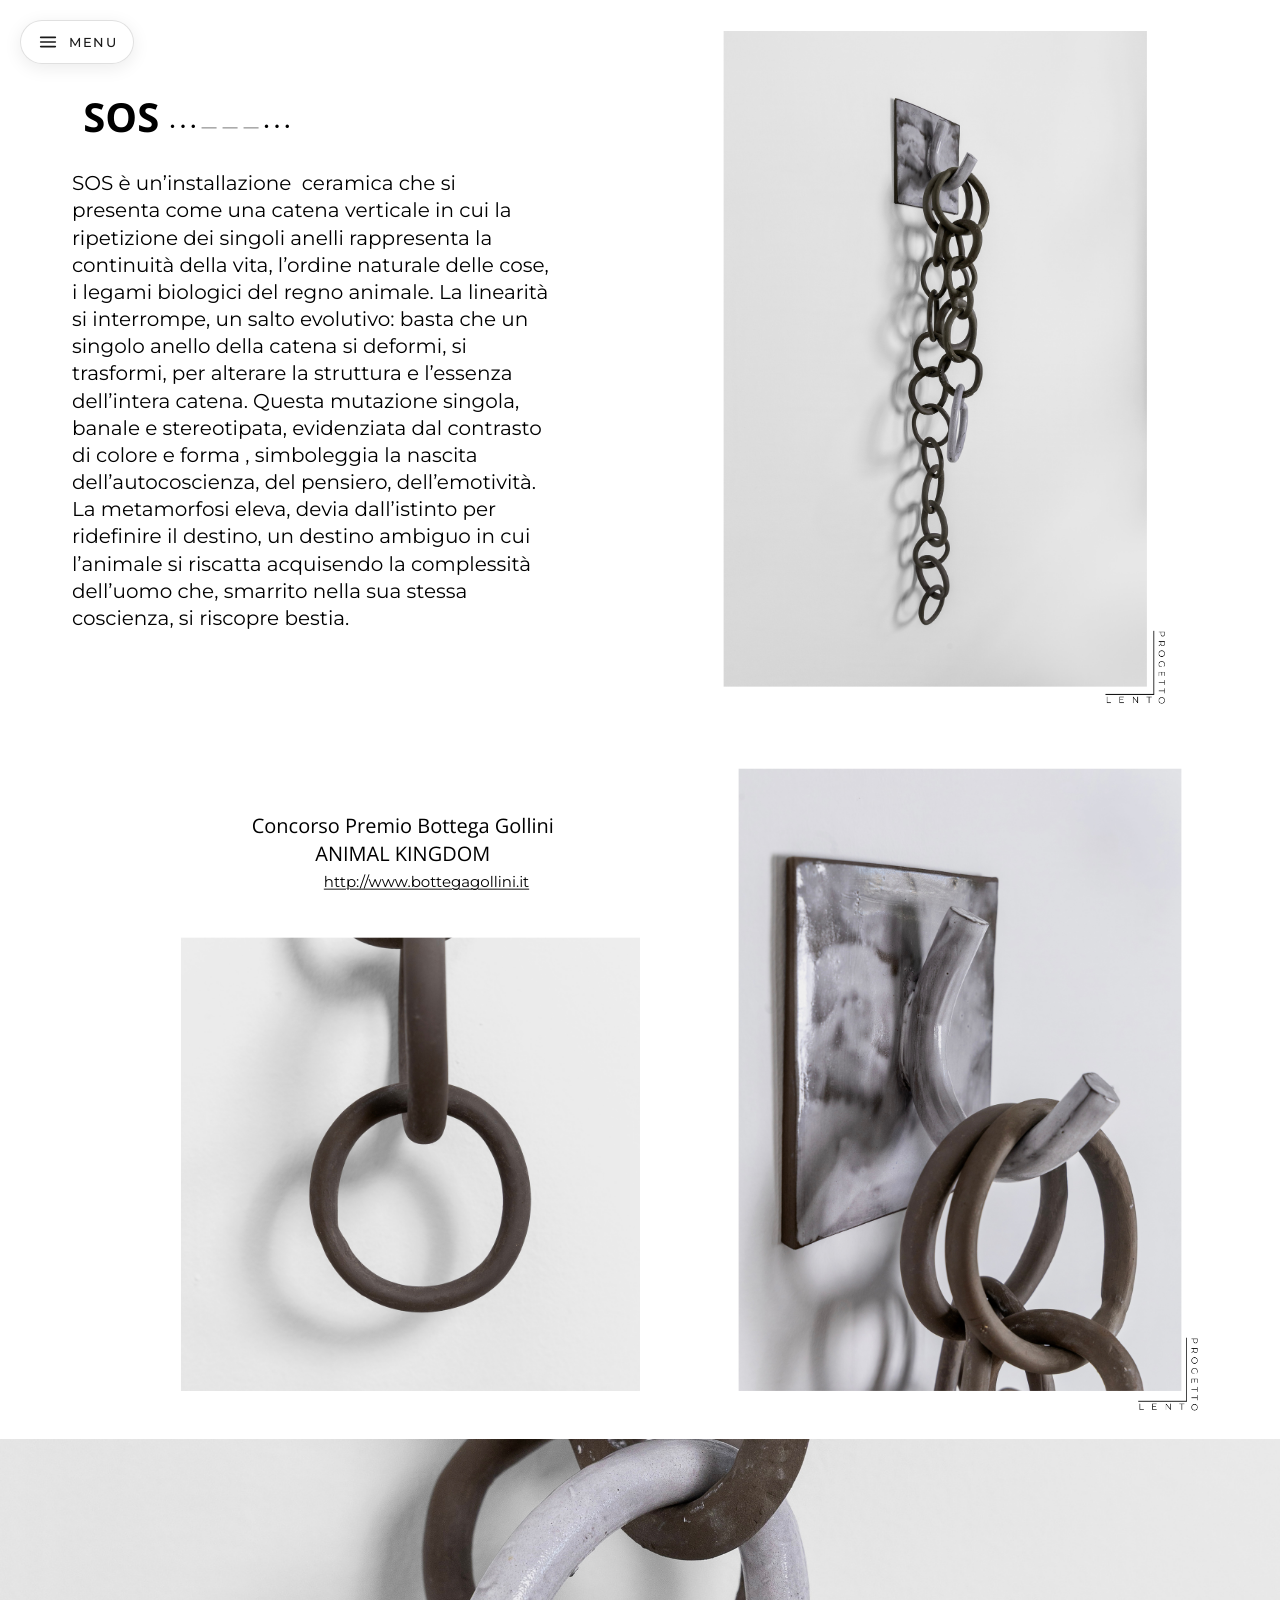
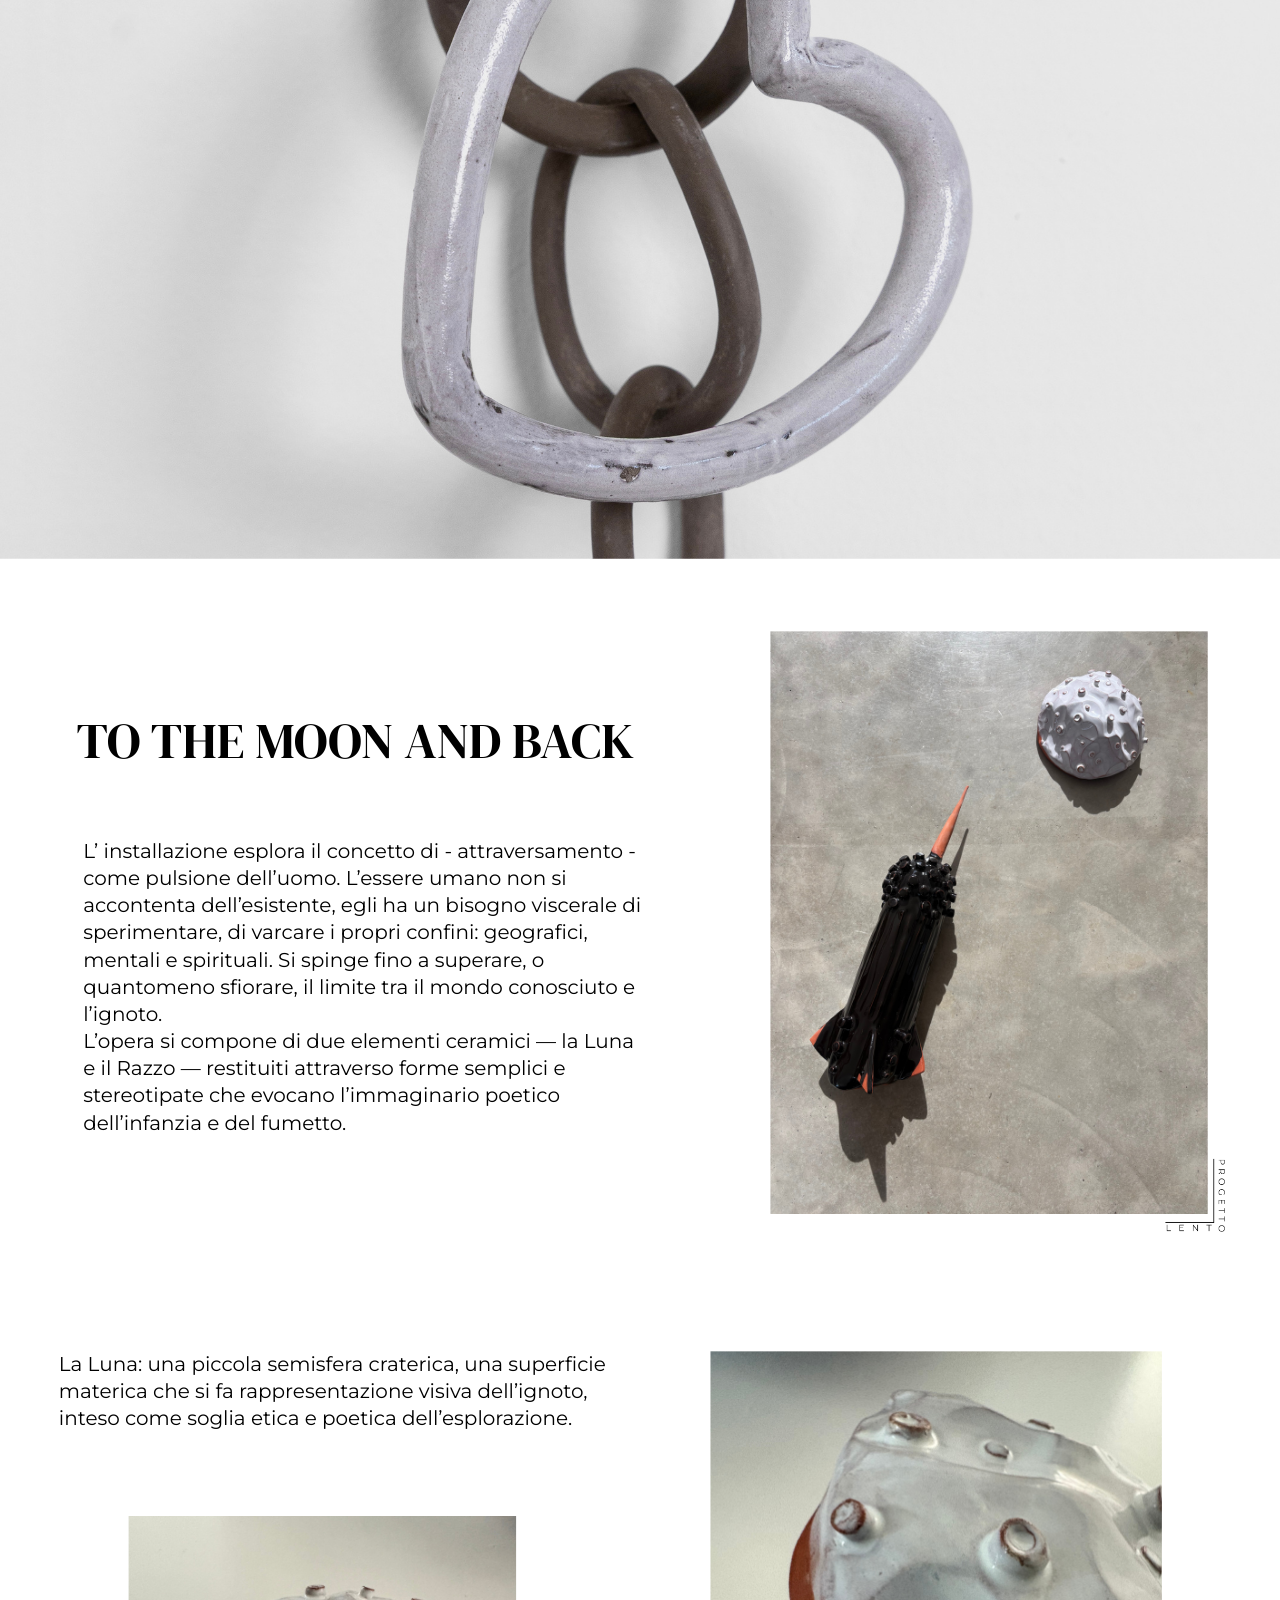
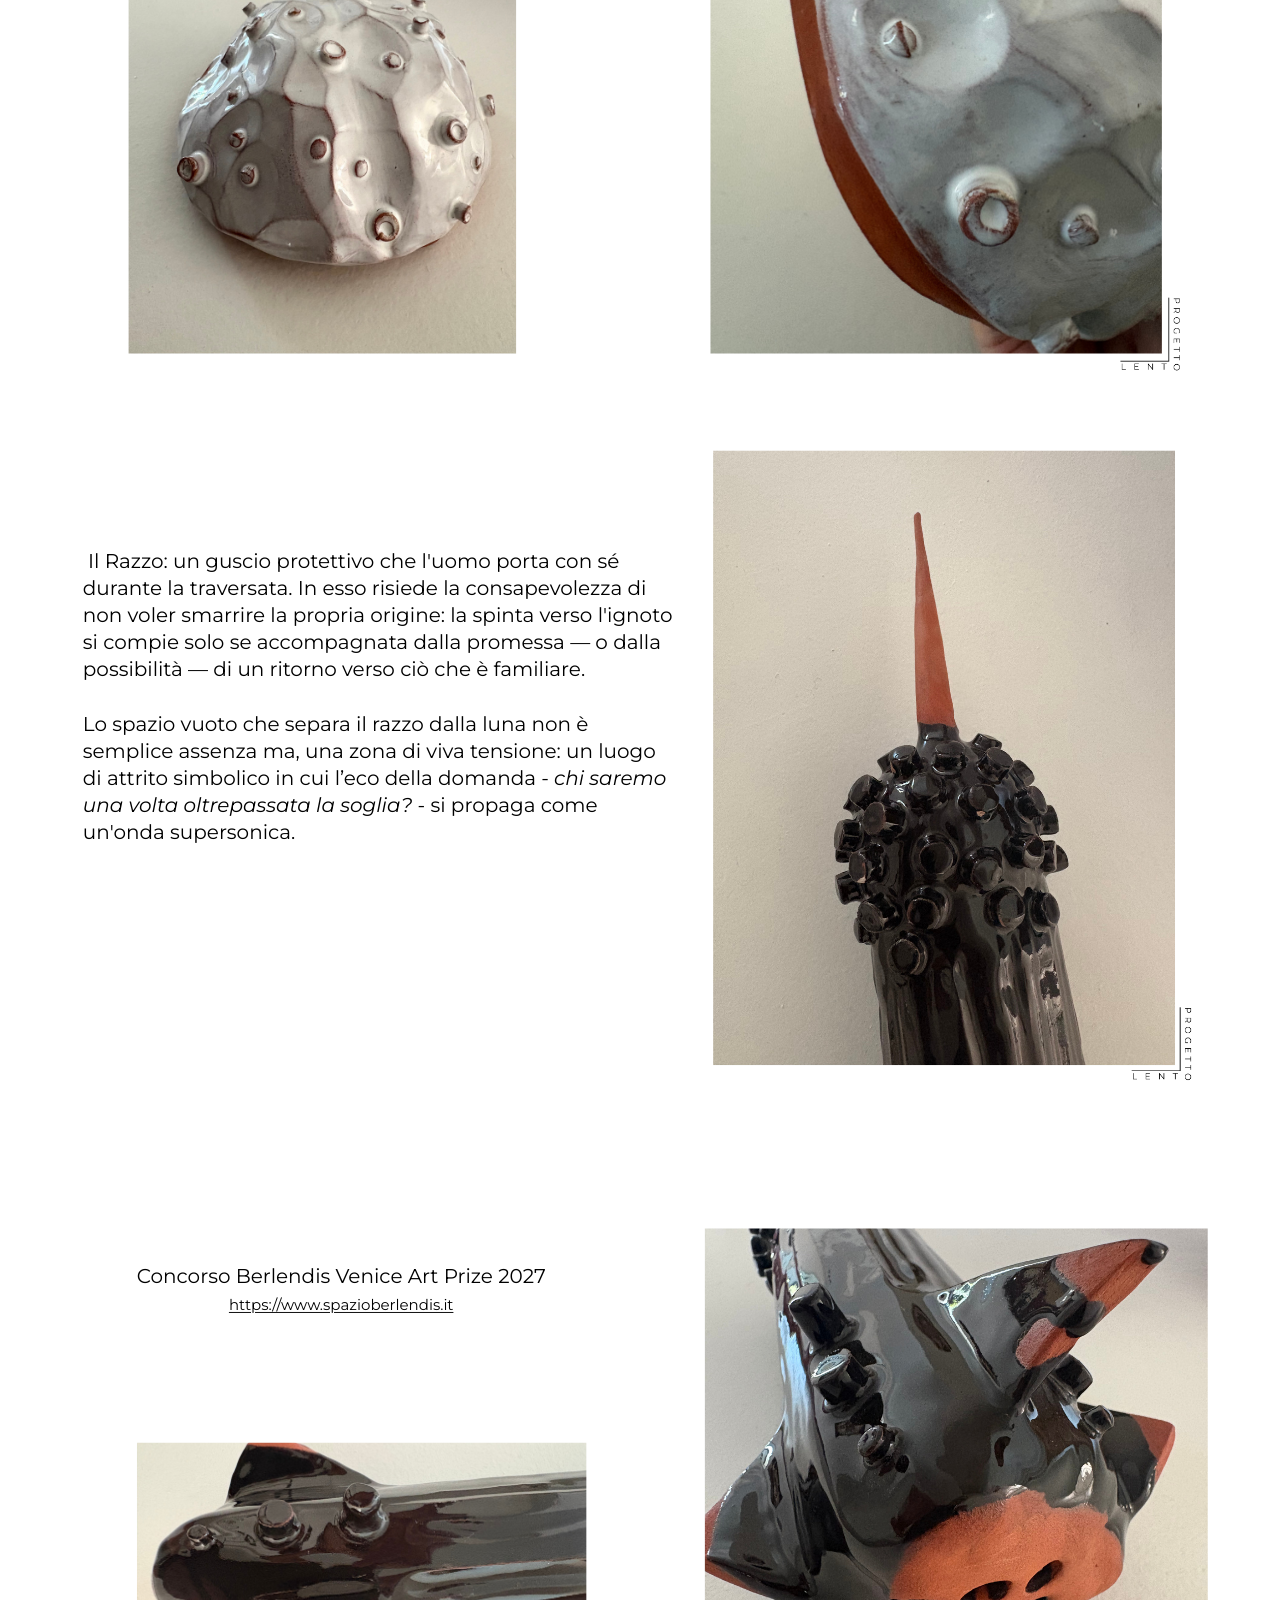
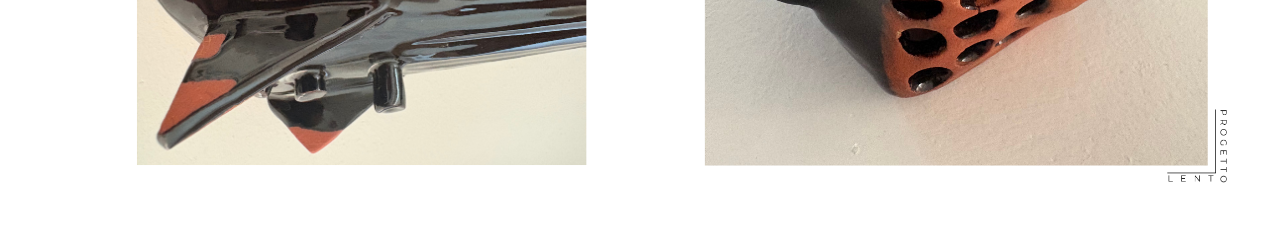
<file: partecipazioni.html>
<!DOCTYPE html>
<html lang="it">
<head>
  <meta charset="UTF-8">
  <meta name="viewport" content="width=device-width, initial-scale=1.0">
  <title>PROGETTO LENTO — Partecipazioni</title>
  <meta name="description" content="Progetto Lento di Paola Ceccarello — Ceramiche e installazioni fatte a mano.">
  <link rel="icon" type="image/png" href="img/MAHYMxEtXrE.png">
  <link rel="preconnect" href="https://fonts.googleapis.com">
  <link rel="preconnect" href="https://fonts.gstatic.com" crossorigin>
  <link href="https://fonts.googleapis.com/css2?family=DM+Serif+Display:ital@0;1&family=Montserrat:ital,wght@0,400;0,500;0,700;1,400;1,700&family=Noto+Serif+JP:wght@400&family=Open+Sans:ital,wght@0,400;0,700;1,400&display=swap" rel="stylesheet">
  <link rel="stylesheet" href="style.css">
  <script>
    (function () {
      function setInitialScale() {
        var vw = document.documentElement.clientWidth || window.innerWidth;
        document.documentElement.style.setProperty('--slide-scale', (vw / 1366).toFixed(6));
      }
      setInitialScale();
      window.addEventListener('resize', setInitialScale, { passive: true });
    })();
  </script>
</head>
<body>
  <!-- Menu a comparsa in alto a sinistra (Navigation Drawer) -->
  <div class="Drawer" id="drawer" popover="manual">
    <div class="Drawer-scroller">
      <nav class="Drawer-sheet" tabindex="-1" aria-label="Menu di navigazione">
        <div class="Drawer-header">
          <a href="index.html" class="Drawer-brand" aria-label="Progetto Lento Home">
            <img src="img/MAHYMxEtXrE-black.png" alt="Logo Progetto Lento" class="Drawer-logo">
          </a>
          <button type="button" id="drawer-close" class="Drawer-close" aria-label="Chiudi menu">
            <svg aria-hidden="true" viewBox="0 0 24 24" width="22" height="22" fill="none" stroke="currentColor" stroke-width="1.75" stroke-linecap="round">
              <line x1="6" y1="6" x2="18" y2="18"></line>
              <line x1="18" y1="6" x2="6" y2="18"></line>
            </svg>
          </button>
        </div>
        <ul class="Drawer-list">
          <li>
            <a href="index.html" class="Drawer-link">Home</a>
          </li>
          <li>
            <a href="vasi.html" class="Drawer-link">Vasi</a>
          </li>
          <li>
            <a href="installazioni.html" class="Drawer-link">Installazioni</a>
          </li>
          <li>
            <a href="partecipazioni.html" class="Drawer-link is-active" aria-current="page">Partecipazioni</a>
          </li>
        </ul>
      </nav>
    </div>
  </div>

  <main id="site-main">
    <header class="site-header">
      <button id="drawer-open"
              class="menu-trigger"
              type="button"
              aria-label="Menu"
              aria-expanded="false"
              aria-controls="drawer">
        <svg aria-hidden="true" viewBox="0 0 24 24" width="22" height="22" fill="none" stroke="currentColor" stroke-width="1.75" stroke-linecap="round">
          <line x1="4" y1="7" x2="20" y2="7"></line>
          <line x1="4" y1="12" x2="20" y2="12"></line>
          <line x1="4" y1="17" x2="20" y2="17"></line>
        </svg>
        <span class="menu-trigger-label">Menu</span>
      </button>
    </header>

    <section class="site-section" aria-label="Partecipazioni">
      <div class="slide-wrapper" id="slide-1" data-slide-id="PBwbtWlLtl8RKCWb">
        <div class="slide-canvas" style="background-color: #ffffff;">
          <div class="el el-image" data-id="LBd8ybz70MnyQk7F" style="left: 1169.2306px; top: 679.6062px; width: 85.378px; height: 67.9013px; transform: rotate(90deg);">
            <img src="img/MAHYMxEtXrE.png" alt="Logo Progetto Lento" loading="eager" decoding="async" style="left: 0px; top: 0px; width: 85.378px; height: 67.9013px;">
          </div>
          <div class="el el-image" data-id="LByqdRywnwzvw1DC" style="left: 771.9788px; top: 33.0326px; width: 451.7788px; height: 699.8812px;">
            <img src="img/MAHYwoaA6UY.jpg" alt="" loading="eager" decoding="async" style="left: -0.0974px; top: 0px; width: 451.9737px; height: 699.8812px;">
          </div>
          <div class="el el-text" data-id="LBBcMkdccdhyjv5F" style="left: 88.9625px; top: 96.1577px; width: 92.05px; min-height: 50.4667px; font-family: 'Open Sans', sans-serif; font-size: 42.6667px; color: #000000; letter-spacing: 0em;">
            <div class="text-line" style="height: 59px; line-height: 59px; text-align: left;"><span style="font-weight: 700">SOS</span></div>
          </div>
          <div class="el el-text" data-id="LBZbdy2jQ266dsgM" style="left: 76.8px; top: 182.1345px; width: 510.9875px; min-height: 488.7333px; font-family: 'Montserrat', 'Noto Serif JP', sans-serif; font-size: 21.3333px; color: #000000; letter-spacing: 0em;">
            <div class="text-line" style="height: 29px; line-height: 29px; text-align: left;">SOS è un’installazione  ceramica che si</div><div class="text-line" style="height: 29px; line-height: 29px; text-align: left;">presenta come una catena verticale in cui la</div><div class="text-line" style="height: 29px; line-height: 29px; text-align: left;">ripetizione dei singoli anelli rappresenta la</div><div class="text-line" style="height: 29px; line-height: 29px; text-align: left;">continuità della vita, l’ordine naturale delle cose,</div><div class="text-line" style="height: 29px; line-height: 29px; text-align: left;">i legami biologici del regno animale. La linearità</div><div class="text-line" style="height: 29px; line-height: 29px; text-align: left;">si interrompe, un salto evolutivo: basta che un</div><div class="text-line" style="height: 29px; line-height: 29px; text-align: left;">singolo anello della catena si deformi, si</div><div class="text-line" style="height: 29px; line-height: 29px; text-align: left;">trasformi, per alterare la struttura e l’essenza</div><div class="text-line" style="height: 29px; line-height: 29px; text-align: left;">dell’intera catena. Questa mutazione singola,</div><div class="text-line" style="height: 29px; line-height: 29px; text-align: left;">banale e stereotipata, evidenziata dal contrasto</div><div class="text-line" style="height: 29px; line-height: 29px; text-align: left;">di colore e forma , simboleggia la nascita</div><div class="text-line" style="height: 29px; line-height: 29px; text-align: left;">dell’autocoscienza, del pensiero, dell’emotività.</div><div class="text-line" style="height: 29px; line-height: 29px; text-align: left;">La metamorfosi eleva, devia dall’istinto per</div><div class="text-line" style="height: 29px; line-height: 29px; text-align: left;">ridefinire il destino, un destino ambiguo in cui</div><div class="text-line" style="height: 29px; line-height: 29px; text-align: left;">l’animale si riscatta acquisendo la complessità</div><div class="text-line" style="height: 29px; line-height: 29px; text-align: left;">dell’uomo che, smarrito nella sua stessa</div><div class="text-line" style="height: 29px; line-height: 29px; text-align: left;">coscienza, si riscopre bestia.</div>
          </div>
          <div class="el el-text" data-id="LBhHgXYVyng5X4wG" style="left: 181.0125px; top: 121.3911px; width: 128.825px; min-height: 24.7333px; font-family: 'DM Serif Display', Georgia, serif; font-size: 21.3333px; color: #000000; letter-spacing: 0em;">
            <div class="text-line" style="height: 29px; line-height: 29px; text-align: left;">· · · — — — · · ·</div>
          </div>
        </div>
      </div>
      <div class="slide-wrapper" id="slide-2" data-slide-id="PBkvvKNrdd58zkCk">
        <div class="slide-canvas" style="background-color: #ffffff;">
          <div class="el el-image" data-id="LBRvgRQv2SSNr6qf" style="left: 1203.9576px; top: 665.5145px; width: 85.378px; height: 67.9013px; transform: rotate(90deg);">
            <img src="img/MAHYMxEtXrE.png" alt="Logo Progetto Lento" loading="lazy" decoding="async" style="left: 0px; top: 0px; width: 85.378px; height: 67.9013px;">
          </div>
          <div class="el el-image" data-id="LBphx5NqGSk5Z34n" style="left: 787.8268px; top: 52.091px; width: 473.2601px; height: 663.818px;">
            <img src="img/MAHYwwEFySk.jpg" alt="" loading="lazy" decoding="async" style="left: -0.0578px; top: -46.2456px; width: 473.3757px; height: 710.0636px;">
          </div>
          <div class="el el-text" data-id="LBt8DmvhmXPjkSsL" style="left: 193.2169px; top: 99.4785px; width: 473.2601px; min-height: 82.7333px; font-family: 'Open Sans', sans-serif; font-size: 21.3333px; color: #000000; letter-spacing: 0em;">
            <div class="text-line" style="height: 29px; line-height: 29px; text-align: center;">Concorso Premio Bottega Gollini</div><div class="text-line" style="height: 29px; line-height: 29px; text-align: center;">ANIMAL KINGDOM</div><div class="text-line empty-line" style="height: 29px;">&nbsp;</div>
          </div>
          <div class="el el-text" data-id="LBhLfSNcfh4z74PN" style="left: 345.6085px; top: 163.4118px; width: 185px; min-height: 18.8px; font-family: 'Montserrat', 'Noto Serif JP', sans-serif; font-size: 16px; color: #000000; letter-spacing: 0em;">
            <div class="text-line" style="height: 22px; line-height: 22px; text-align: left;"><a href="http://www.bottegagollini.it" target="_blank" rel="noopener noreferrer" class="text-link" style="text-decoration: underline">http://www.bottegagollini.it</a></div>
          </div>
          <div class="el el-image" data-id="LBYBsBh4ypzhTTzc" style="left: 193.2169px; top: 232.0531px; width: 489.7831px; height: 483.8559px;">
            <img src="img/MAHYwyAIT1U.jpg" alt="" loading="lazy" decoding="async" style="left: 0px; top: 0px; width: 489.7831px; height: 734.6746px;">
          </div>
        </div>
      </div>
      <div class="slide-wrapper" id="slide-3" data-slide-id="PB1fmljh40pdBKTP">
        <div class="slide-canvas" style="background-color: #ffffff;">
          <div class="slide-bg">
            <img src="img/MAHYw3Mmt48.jpg" alt="" loading="lazy" decoding="async" style="left: 0px; top: -640.5px; width: 1366px; height: 2049px;">
          </div>
        </div>
      </div>
      <div class="slide-wrapper" id="slide-4" data-slide-id="PBrtrNP1K3576xG0">
        <div class="slide-canvas" style="background-color: #ffffff;">
          <div class="el el-image" data-id="LB8v3ThqCy2KR5Rm" style="left: 1233.3935px; top: 647.1539px; width: 85.378px; height: 67.9013px; transform: rotate(90deg);">
            <img src="img/MAHYMxEtXrE.png" alt="Logo Progetto Lento" loading="lazy" decoding="async" style="left: 0px; top: 0px; width: 85.378px; height: 67.9013px;">
          </div>
          <div class="el el-image" data-id="LBmVyXHLQWxggC2r" style="left: 822.2075px; top: 76.8px; width: 466.9925px; height: 622.6567px;">
            <img src="img/MAHYw0Imm7E.jpg" alt="" loading="lazy" decoding="async" style="left: 0px; top: 0px; width: 466.9925px; height: 622.6567px;">
          </div>
          <div class="el el-text" data-id="LBYgc704gCXgr00v" style="left: 88.8209px; top: 268.7234px; width: 606.2px; min-height: 430.7333px; font-family: 'Montserrat', 'Noto Serif JP', sans-serif; font-size: 21.3333px; color: #000000; letter-spacing: 0em;">
            <div class="text-line empty-line" style="height: 29px;">&nbsp;</div><div class="text-line" style="height: 29px; line-height: 29px; text-align: left;">L’ installazione esplora il concetto di - attraversamento -</div><div class="text-line" style="height: 29px; line-height: 29px; text-align: left;">come pulsione dell’uomo. L’essere umano non si</div><div class="text-line" style="height: 29px; line-height: 29px; text-align: left;">accontenta dell’esistente, egli ha un bisogno viscerale di</div><div class="text-line" style="height: 29px; line-height: 29px; text-align: left;">sperimentare, di varcare i propri confini: geografici,</div><div class="text-line" style="height: 29px; line-height: 29px; text-align: left;">mentali e spirituali. Si spinge fino a superare, o</div><div class="text-line" style="height: 29px; line-height: 29px; text-align: left;">quantomeno sfiorare, il limite tra il mondo conosciuto e</div><div class="text-line" style="height: 29px; line-height: 29px; text-align: left;">l’ignoto.</div><div class="text-line" style="height: 29px; line-height: 29px; text-align: left;">L’opera si compone di due elementi ceramici — la Luna</div><div class="text-line" style="height: 29px; line-height: 29px; text-align: left;">e il Razzo — restituiti attraverso forme semplici e</div><div class="text-line" style="height: 29px; line-height: 29px; text-align: left;">stereotipate che evocano l’immaginario poetico</div><div class="text-line" style="height: 29px; line-height: 29px; text-align: left;">dell’infanzia e del fumetto.</div><div class="text-line empty-line" style="height: 29px;">&nbsp;</div><div class="text-line empty-line" style="height: 29px;">&nbsp;</div><div class="text-line empty-line" style="height: 29px;">&nbsp;</div>
          </div>
          <div class="el el-text" data-id="LB41nZq3MH2FsD5D" style="left: 54.8502px; top: 166.7434px; width: 648.4137px; min-height: 63.3333px; font-family: 'DM Serif Display', Georgia, serif; font-size: 53.3333px; color: #000000; letter-spacing: 0em;">
            <div class="text-line" style="height: 53px; line-height: 53px; text-align: center;"><span style="text-transform: uppercase">To the moon and back</span></div>
          </div>
        </div>
      </div>
      <div class="slide-wrapper" id="slide-5" data-slide-id="PBk4w6Czs4GDpwS7">
        <div class="slide-canvas" style="background-color: #ffffff;">
          <div class="el el-text" data-id="LBCc7hTXKvpY0W9g" style="left: 62.7619px; top: 76.8px; width: 589.7346px; min-height: 82.7333px; font-family: 'Montserrat', 'Noto Serif JP', sans-serif; font-size: 21.3333px; color: #000000; letter-spacing: 0em;">
            <div class="text-line" style="height: 29px; line-height: 29px; text-align: left;">La Luna: una piccola semisfera craterica, una superficie</div><div class="text-line" style="height: 29px; line-height: 29px; text-align: left;">materica che si fa rappresentazione visiva dell’ignoto,</div><div class="text-line" style="height: 29px; line-height: 29px; text-align: left;">inteso come soglia etica e poetica dell’esplorazione.</div>
          </div>
          <div class="el el-image" data-id="LBTlCQMFs60pp59h" style="left: 1185.3377px; top: 667.2166px; width: 85.378px; height: 67.9013px; transform: rotate(90deg);">
            <img src="img/MAHYMxEtXrE.png" alt="Logo Progetto Lento" loading="lazy" decoding="async" style="left: 0px; top: 0px; width: 85.378px; height: 67.9013px;">
          </div>
          <div class="el el-image" data-id="LBxxtzS3kKQ2T5bR" style="left: 757.794px; top: 76.8px; width: 482.4749px; height: 643.2999px;">
            <img src="img/MAHYw_J5T1A.jpg" alt="" loading="lazy" decoding="async" style="left: 0px; top: 0px; width: 482.4749px; height: 643.2999px;">
          </div>
          <div class="el el-image" data-id="LBBXF1bZrxhh0kFP" style="left: 136.7408px; top: 253.1956px; width: 414.3337px; height: 466.9042px;">
            <img src="img/MAHYw8OXf7c.jpg" alt="" loading="lazy" decoding="async" style="left: 0px; top: -85.5407px; width: 414.3337px; height: 552.4449px;">
          </div>
        </div>
      </div>
      <div class="slide-wrapper" id="slide-6" data-slide-id="PB51cW0w7YsYG6xk">
        <div class="slide-canvas" style="background-color: #ffffff;">
          <div class="el el-text" data-id="LBjq9k6LJkpKrh9X" style="left: 88.3614px; top: 159.7937px; width: 632.6769px; min-height: 314.7333px; font-family: 'Montserrat', 'Noto Serif JP', sans-serif; font-size: 21.3333px; color: #000000; letter-spacing: 0em;">
            <div class="text-line" style="height: 29px; line-height: 29px; text-align: left;"> Il Razzo: un guscio protettivo che l'uomo porta con sé</div><div class="text-line" style="height: 29px; line-height: 29px; text-align: left;">durante la traversata. In esso risiede la consapevolezza di</div><div class="text-line" style="height: 29px; line-height: 29px; text-align: left;">non voler smarrire la propria origine: la spinta verso l'ignoto</div><div class="text-line" style="height: 29px; line-height: 29px; text-align: left;">si compie solo se accompagnata dalla promessa — o dalla</div><div class="text-line" style="height: 29px; line-height: 29px; text-align: left;">possibilità — di un ritorno verso ciò che è familiare.</div><div class="text-line empty-line" style="height: 29px;">&nbsp;</div><div class="text-line" style="height: 29px; line-height: 29px; text-align: left;">Lo spazio vuoto che separa il razzo dalla luna non è</div><div class="text-line" style="height: 29px; line-height: 29px; text-align: left;">semplice assenza ma, una zona di viva tensione: un luogo</div><div class="text-line" style="height: 29px; line-height: 29px; text-align: left;">di attrito simbolico in cui l’eco della domanda - <span style="font-style: italic">chi saremo</span></div><div class="text-line" style="height: 29px; line-height: 29px; text-align: left;"><span style="font-style: italic">una volta oltrepassata la soglia?</span> - si propaga come</div><div class="text-line" style="height: 29px; line-height: 29px; text-align: left;">un'onda supersonica.</div>
          </div>
          <div class="el el-image" data-id="LBRylvpF3TRvFryf" style="left: 1197.2794px; top: 657.2493px; width: 85.378px; height: 67.9013px; transform: rotate(90deg);">
            <img src="img/MAHYMxEtXrE.png" alt="Logo Progetto Lento" loading="lazy" decoding="async" style="left: 0px; top: 0px; width: 85.378px; height: 67.9013px;">
          </div>
          <div class="el el-image" data-id="LBgz873cNtDbw3dm" style="left: 761.4007px; top: 55.7411px; width: 492.3883px; height: 656.5178px;">
            <img src="img/MAHYw9EI0vg.jpg" alt="" loading="lazy" decoding="async" style="left: 0px; top: 0px; width: 492.3883px; height: 656.5178px;">
          </div>
        </div>
      </div>
      <div class="slide-wrapper" id="slide-7" data-slide-id="PBDxxPGqbLTL8rdx">
        <div class="slide-canvas" style="background-color: #ffffff;">
          <div class="el el-image" data-id="LBMz5jxyYM8V5mtp" style="left: 1234.757px; top: 637.8321px; width: 85.378px; height: 67.9013px; transform: rotate(90deg);">
            <img src="img/MAHYMxEtXrE.png" alt="Logo Progetto Lento" loading="lazy" decoding="async" style="left: 0px; top: 0px; width: 85.378px; height: 67.9013px;">
          </div>
          <div class="el el-image" data-id="LBYVGYTWZrL2SQG9" style="left: 752.4251px; top: 118.0907px; width: 536.7749px; height: 573.1093px;">
            <img src="img/MAHYwzbMogs.jpg" alt="" loading="lazy" decoding="async" style="left: 0px; top: -95.3446px; width: 536.7749px; height: 715.6999px;">
          </div>
          <div class="el el-text" data-id="LBZHlHfV6919c4Fh" style="left: 138.5396px; top: 155.4008px; width: 451.3922px; min-height: 53.7333px; font-family: 'Montserrat', 'Noto Serif JP', sans-serif; font-size: 21.3333px; color: #000000; letter-spacing: 0em;">
            <div class="text-line" style="height: 29px; line-height: 29px; text-align: center;">Concorso Berlendis Venice Art Prize 2027</div><div class="text-line empty-line" style="height: 29px;">&nbsp;</div>
          </div>
          <div class="el el-text" data-id="LBzp610JmRZ1FcLK" style="left: 244.3107px; top: 190.3342px; width: 239.85px; min-height: 18.8px; font-family: 'Montserrat', 'Noto Serif JP', sans-serif; font-size: 16px; color: #000000; letter-spacing: 0em;">
            <div class="text-line" style="height: 22px; line-height: 22px; text-align: left;"><a href="https://www.spazioberlendis.it" target="_blank" rel="noopener noreferrer" class="text-link" style="text-decoration: underline">https://www.spazioberlendis.it</a></div>
          </div>
          <div class="el el-image" data-id="LBMX24Z1Q6kHDDMy" style="left: 213.5751px; top: 279.1977px; width: 344.3129px; height: 479.6917px; transform: rotate(90deg);">
            <img src="img/MAHYw00ttd4.jpg" alt="" loading="lazy" decoding="async" style="left: -15.4559px; top: 0px; width: 359.7688px; height: 479.6917px;">
          </div>
        </div>
      </div>
    </section>
  </main>

  <script src="script.js" defer></script>
</body>
</html>
</file>
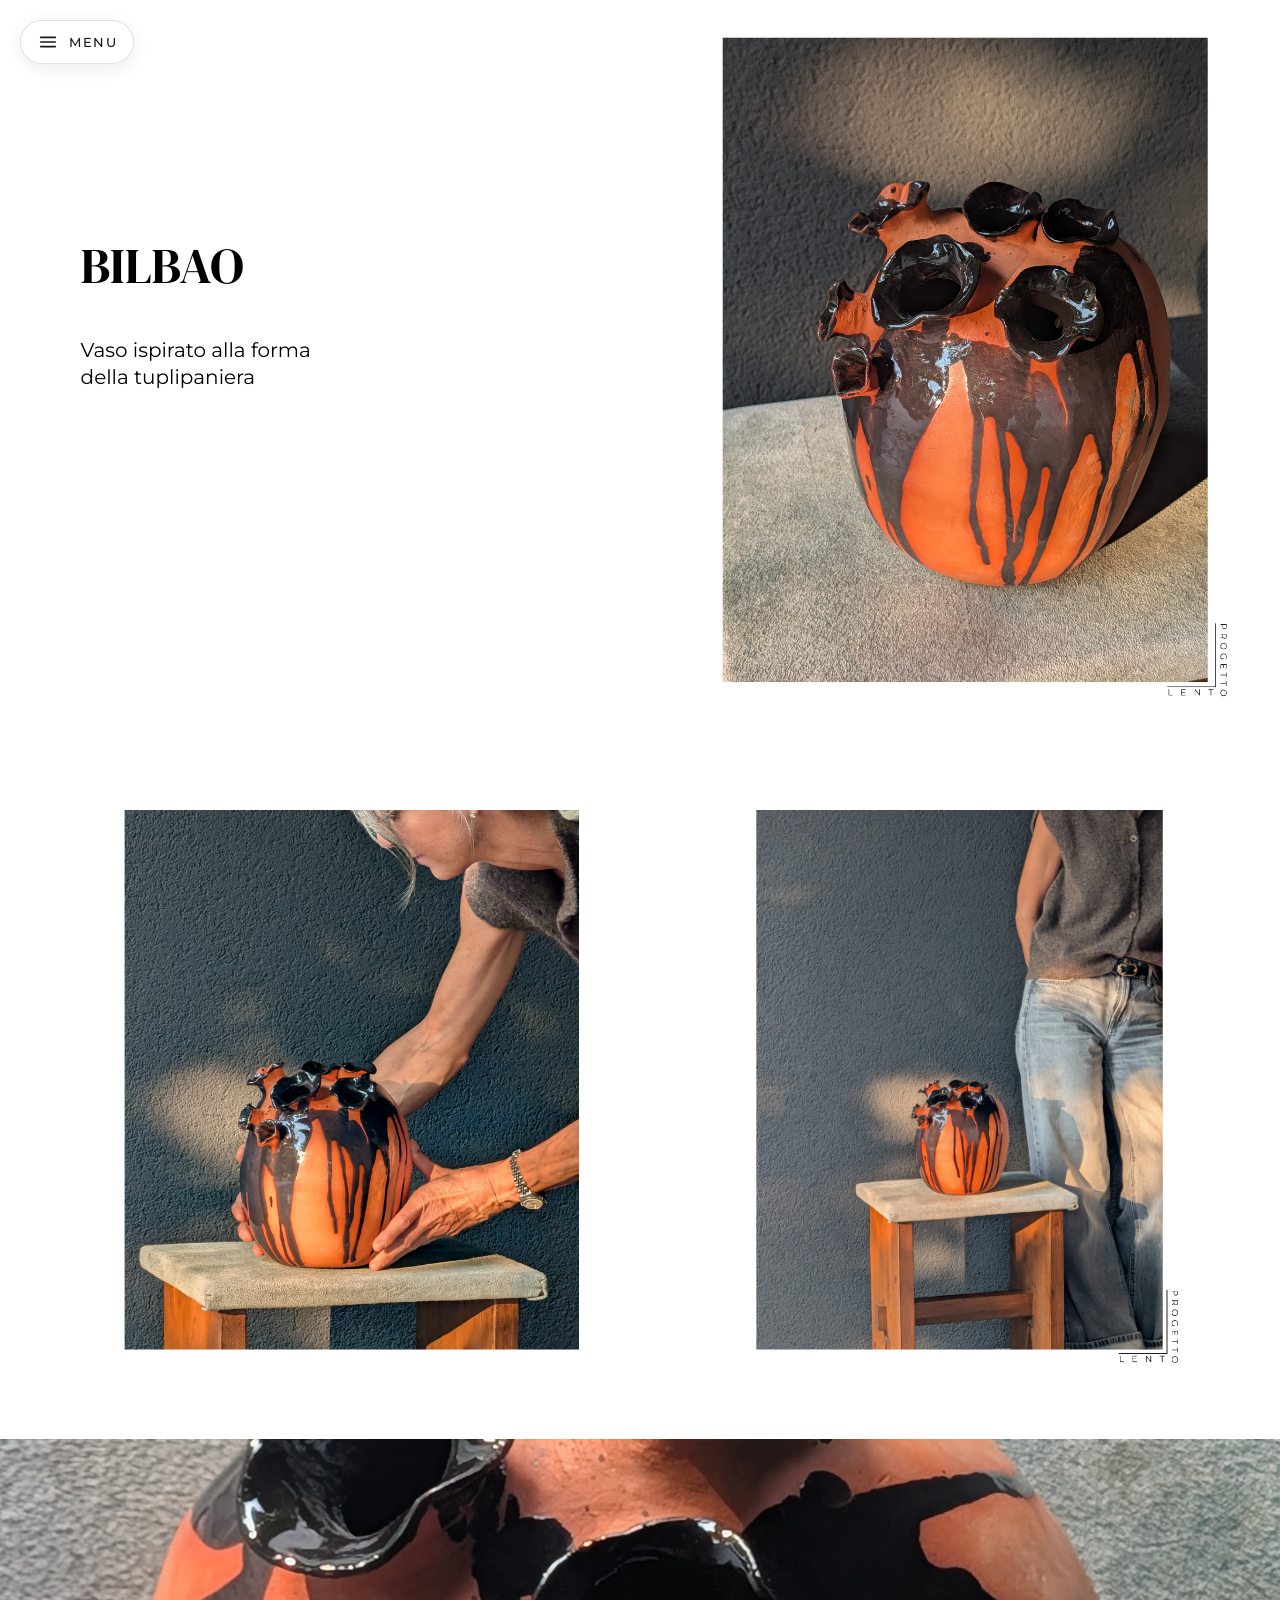
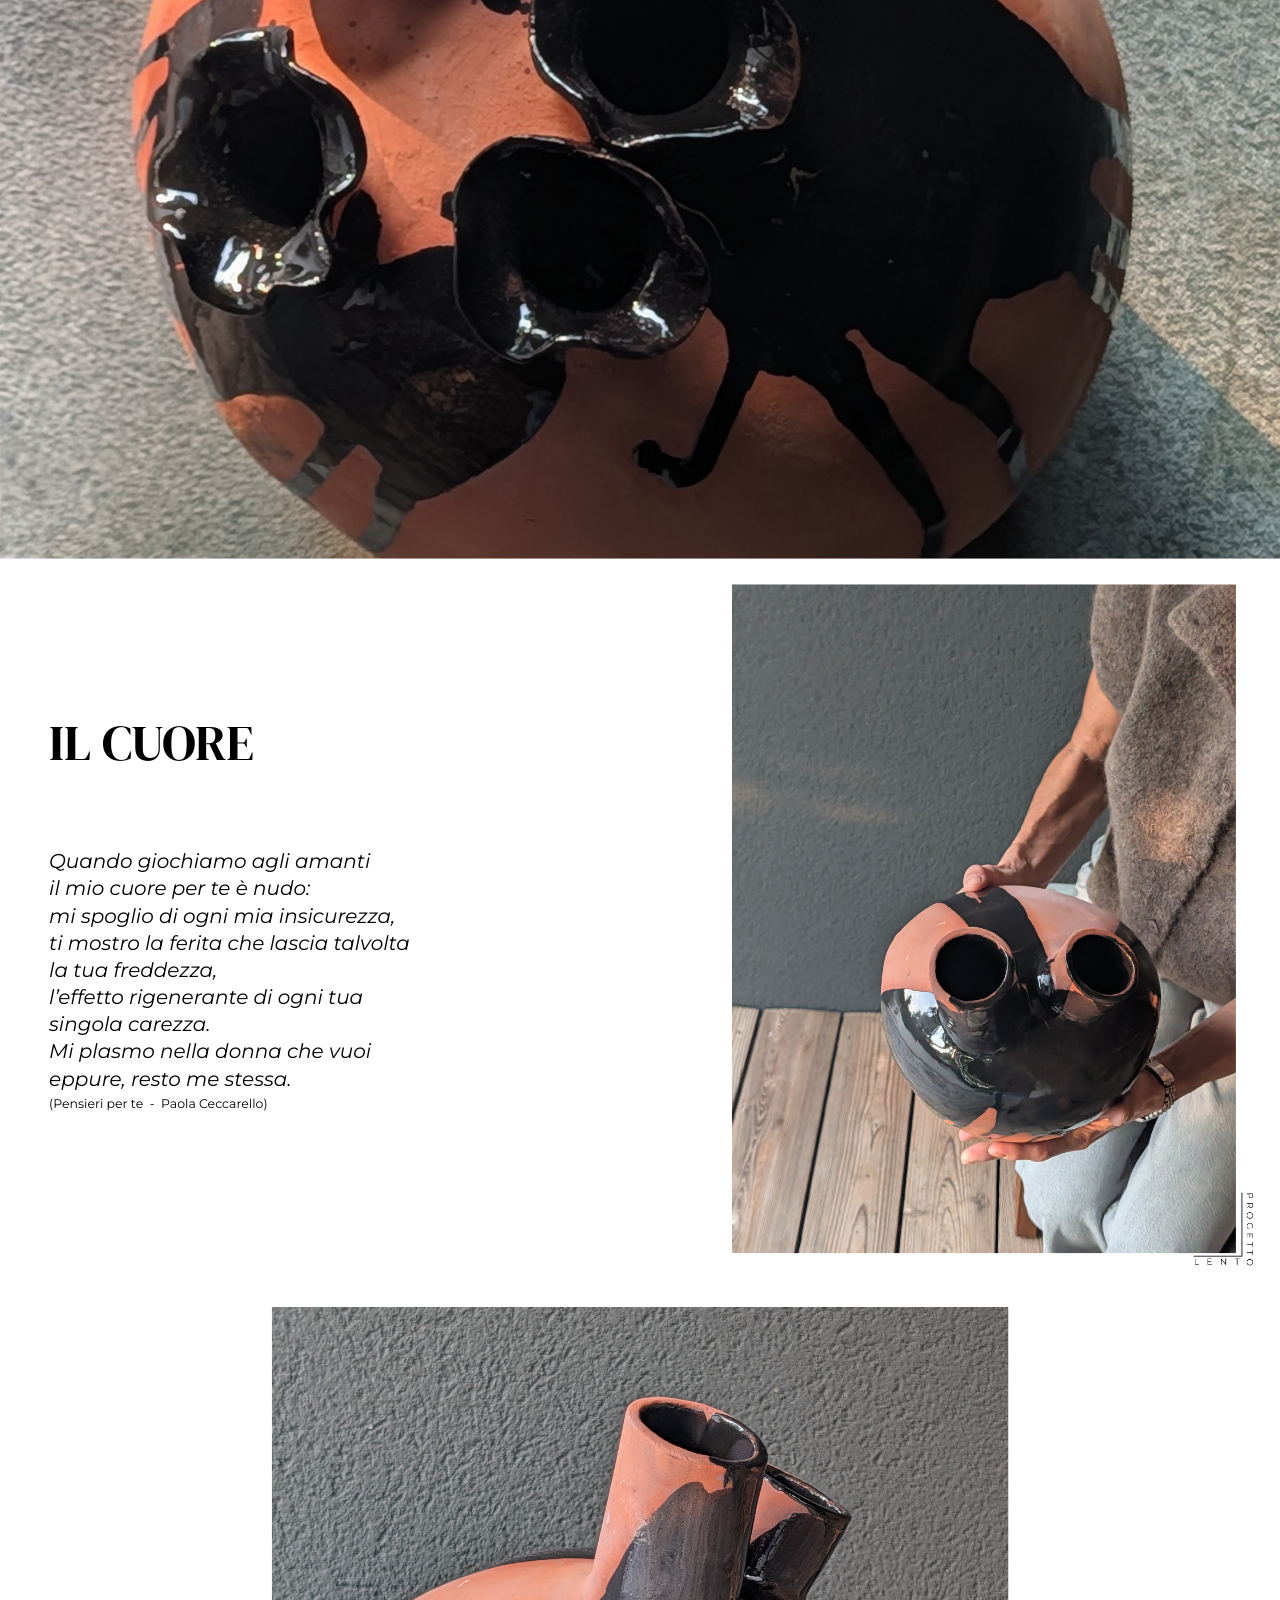
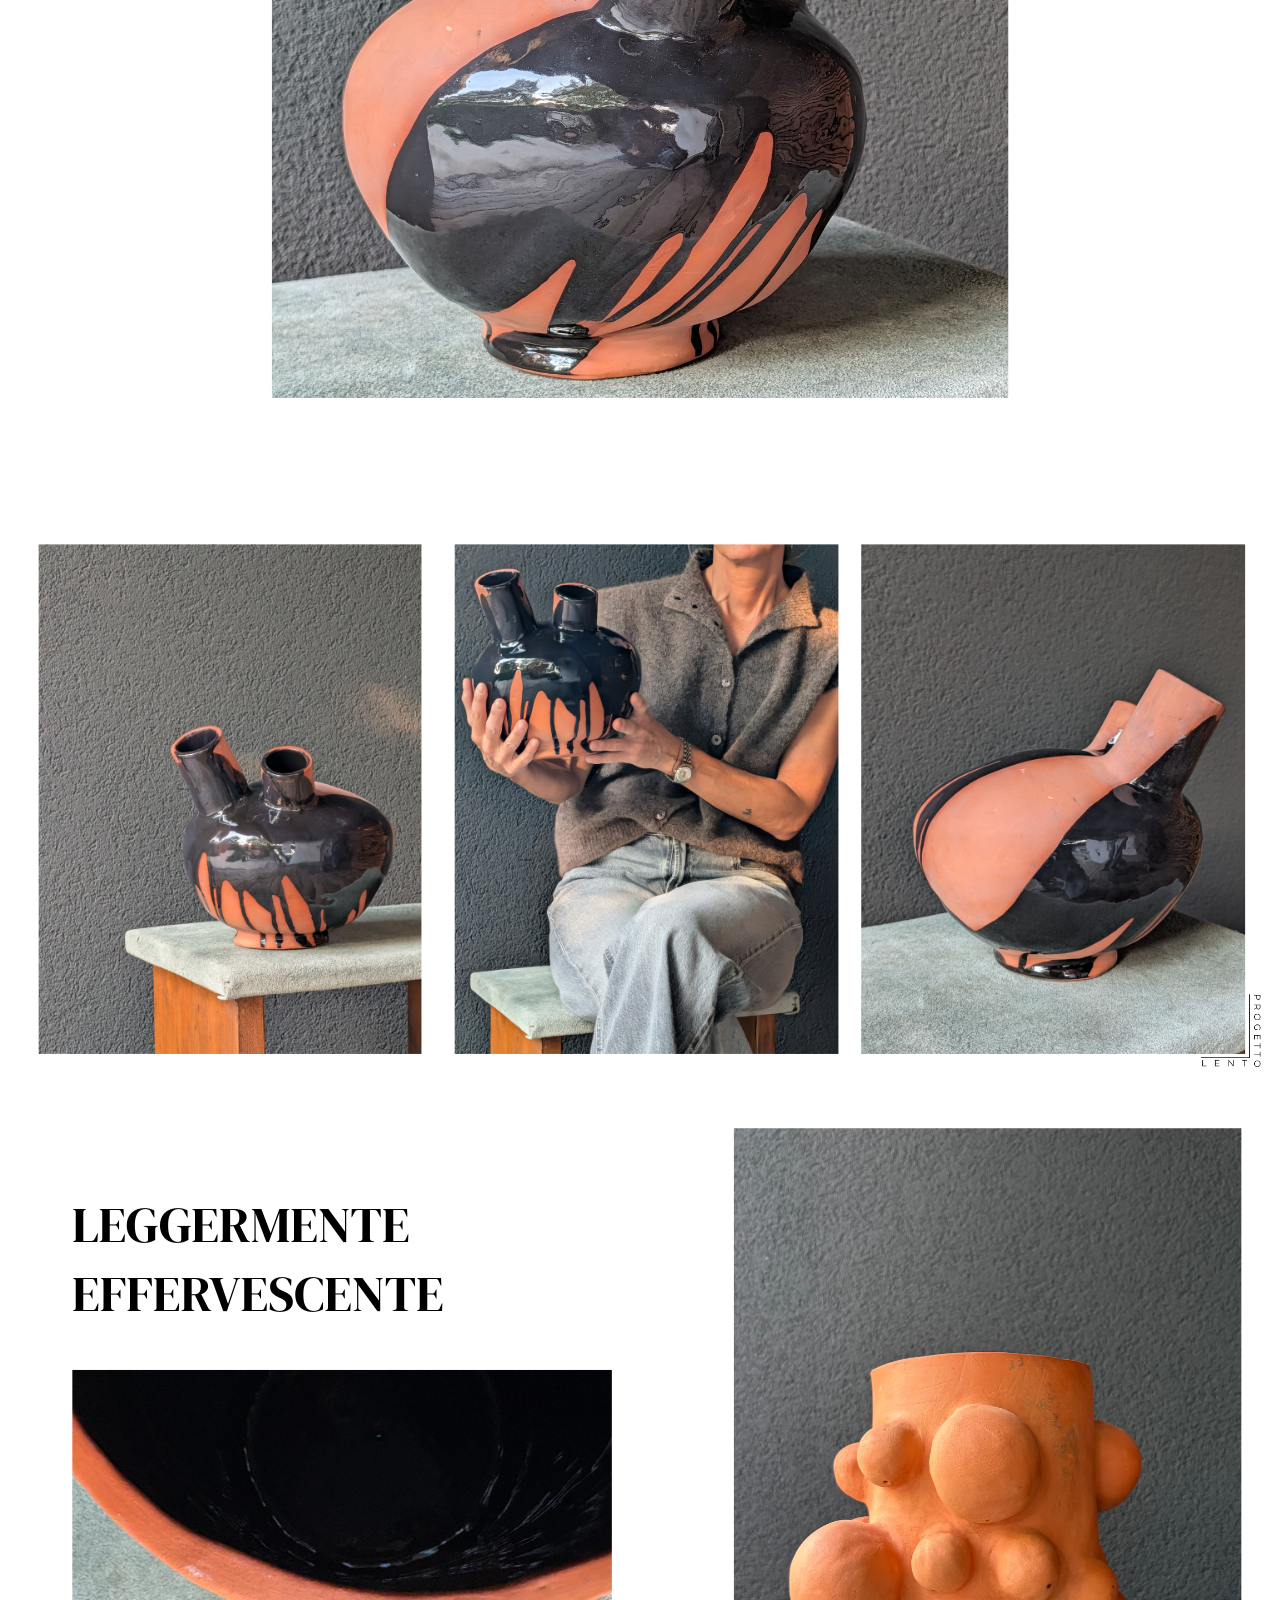
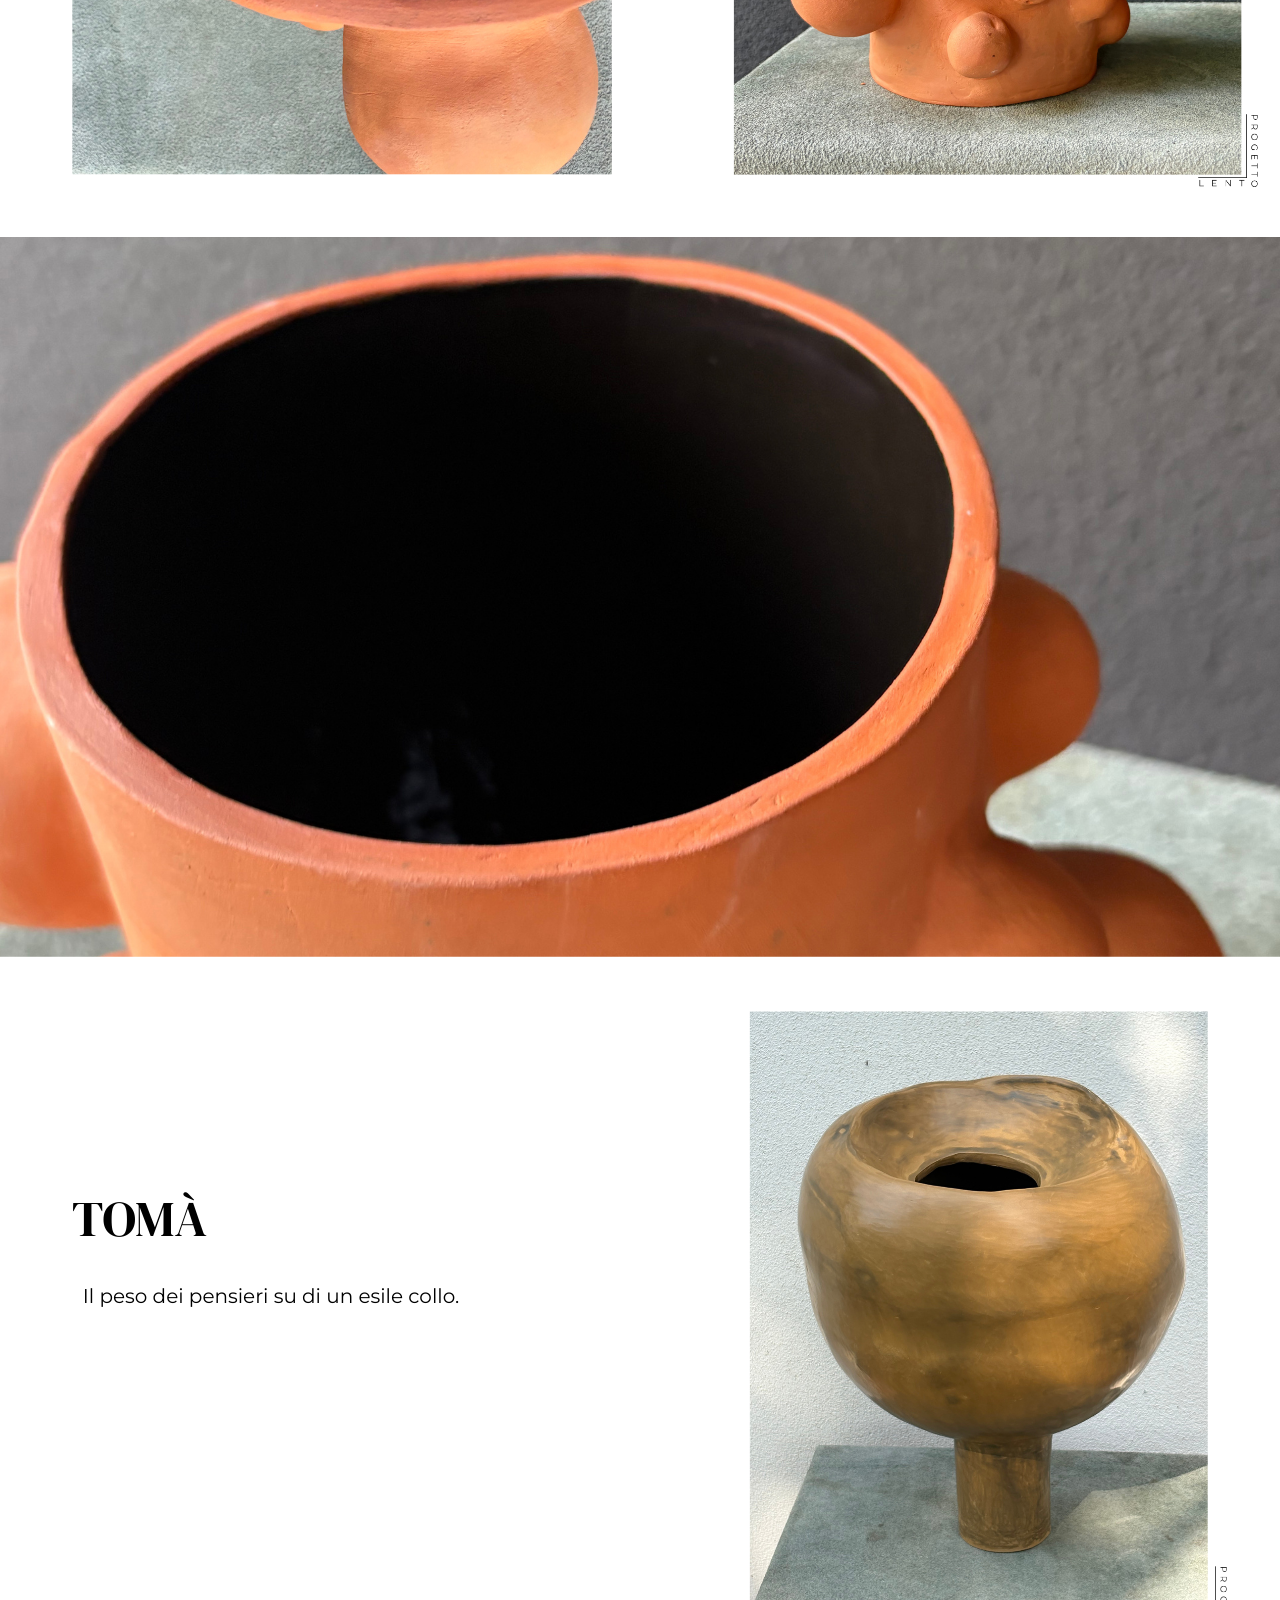
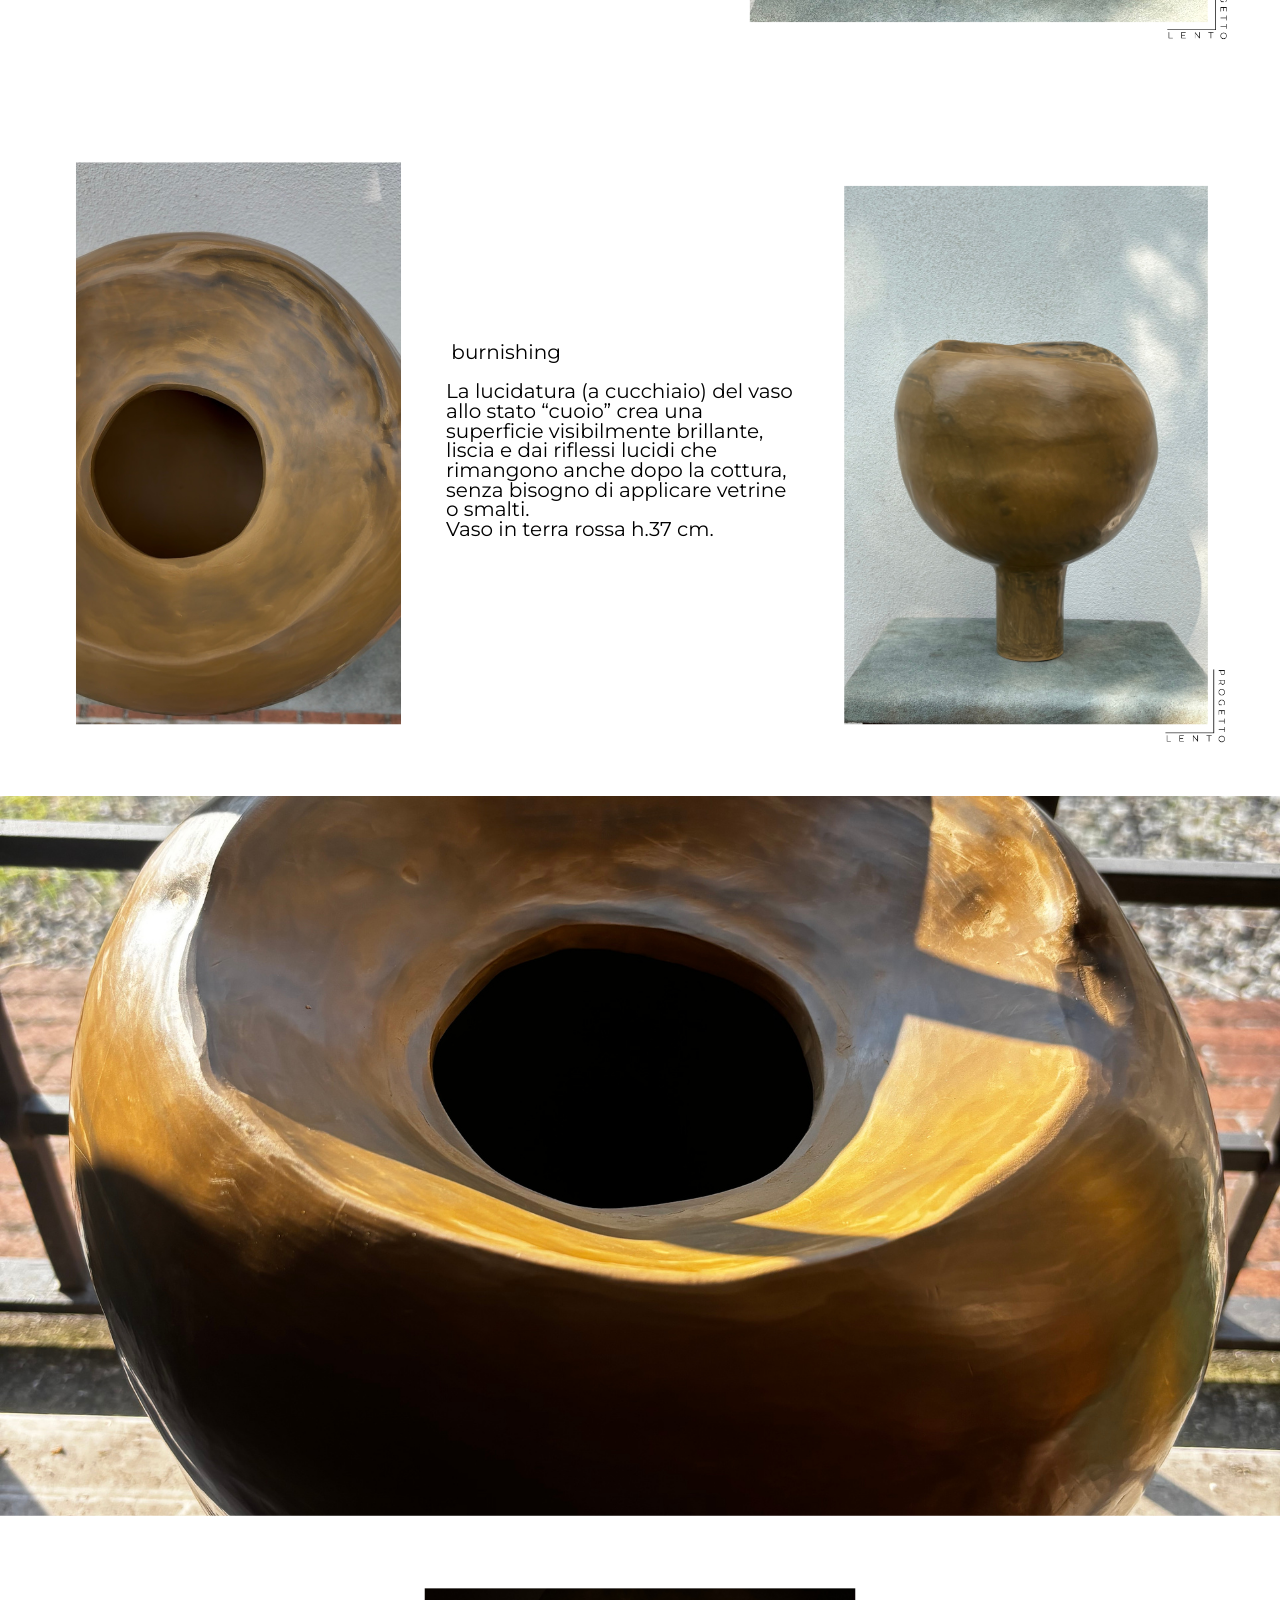
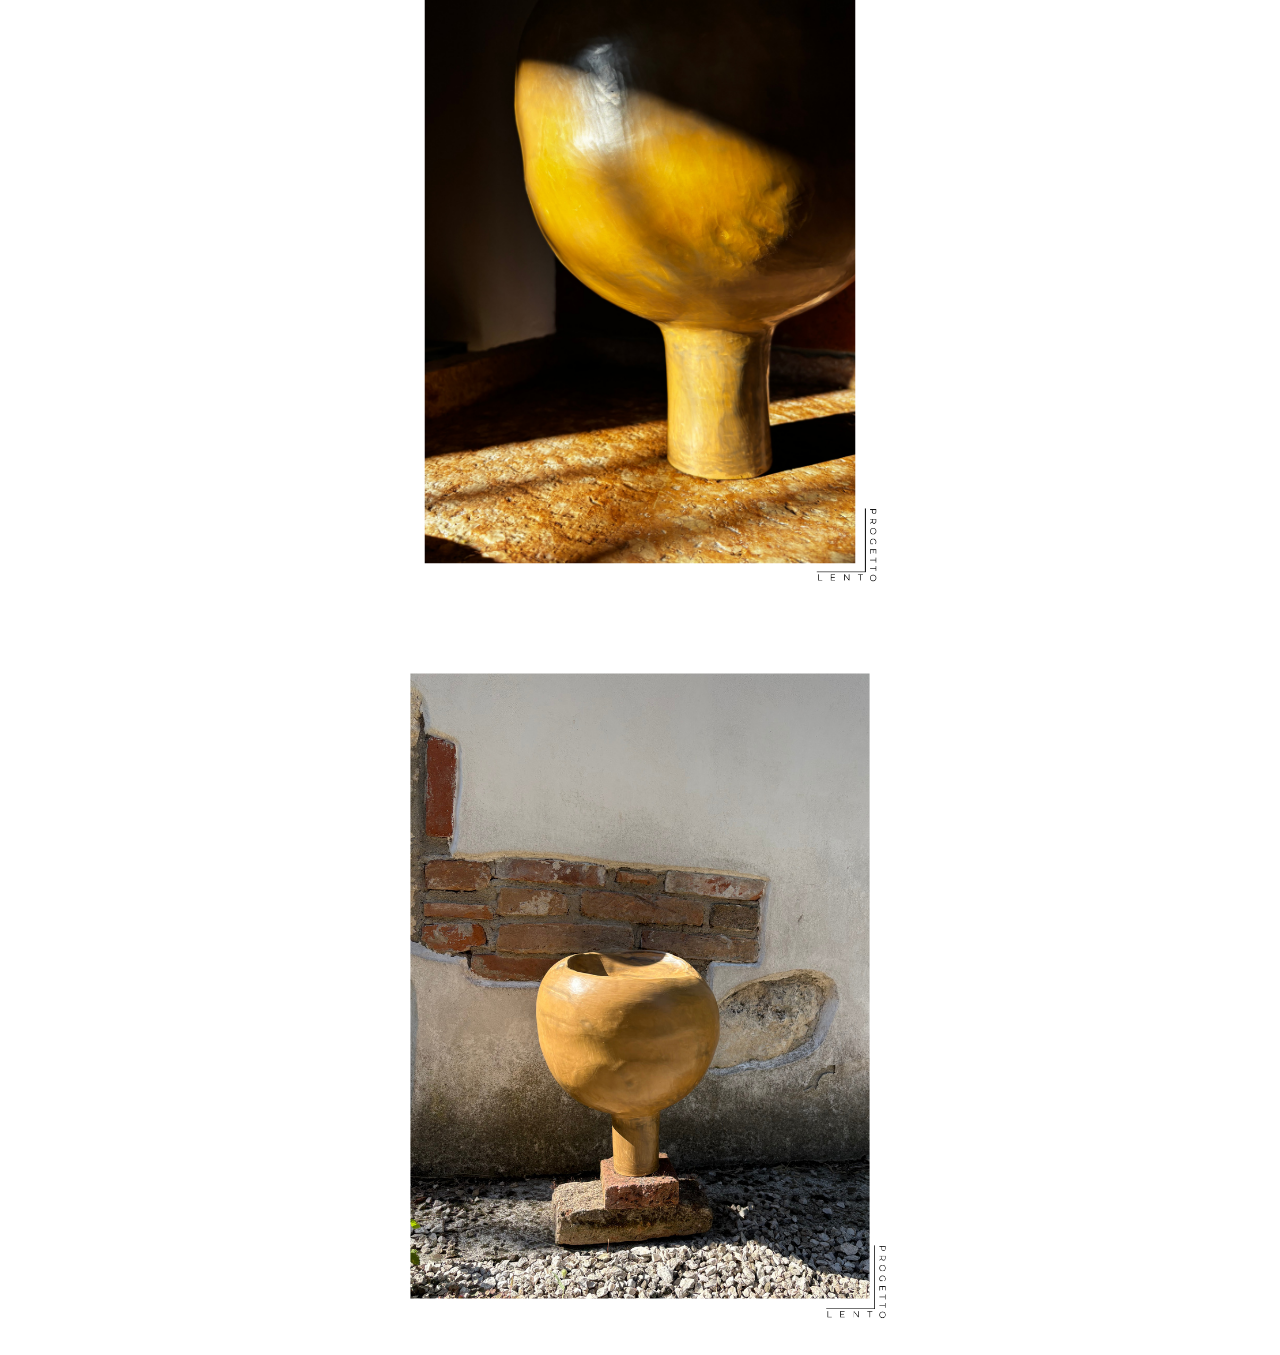
<file: vasi.html>
<!DOCTYPE html>
<html lang="it">
<head>
  <meta charset="UTF-8">
  <meta name="viewport" content="width=device-width, initial-scale=1.0">
  <title>PROGETTO LENTO — Vasi</title>
  <meta name="description" content="Progetto Lento di Paola Ceccarello — Ceramiche e installazioni fatte a mano.">
  <link rel="icon" type="image/png" href="img/MAHYMxEtXrE.png">
  <link rel="preconnect" href="https://fonts.googleapis.com">
  <link rel="preconnect" href="https://fonts.gstatic.com" crossorigin>
  <link href="https://fonts.googleapis.com/css2?family=DM+Serif+Display:ital@0;1&family=Montserrat:ital,wght@0,400;0,500;0,700;1,400;1,700&family=Noto+Serif+JP:wght@400&family=Open+Sans:ital,wght@0,400;0,700;1,400&display=swap" rel="stylesheet">
  <link rel="stylesheet" href="style.css">
  <script>
    (function () {
      function setInitialScale() {
        var vw = document.documentElement.clientWidth || window.innerWidth;
        document.documentElement.style.setProperty('--slide-scale', (vw / 1366).toFixed(6));
      }
      setInitialScale();
      window.addEventListener('resize', setInitialScale, { passive: true });
    })();
  </script>
</head>
<body>
  <!-- Menu a comparsa in alto a sinistra (Navigation Drawer) -->
  <div class="Drawer" id="drawer" popover="manual">
    <div class="Drawer-scroller">
      <nav class="Drawer-sheet" tabindex="-1" aria-label="Menu di navigazione">
        <div class="Drawer-header">
          <a href="index.html" class="Drawer-brand" aria-label="Progetto Lento Home">
            <img src="img/MAHYMxEtXrE-black.png" alt="Logo Progetto Lento" class="Drawer-logo">
          </a>
          <button type="button" id="drawer-close" class="Drawer-close" aria-label="Chiudi menu">
            <svg aria-hidden="true" viewBox="0 0 24 24" width="22" height="22" fill="none" stroke="currentColor" stroke-width="1.75" stroke-linecap="round">
              <line x1="6" y1="6" x2="18" y2="18"></line>
              <line x1="18" y1="6" x2="6" y2="18"></line>
            </svg>
          </button>
        </div>
        <ul class="Drawer-list">
          <li>
            <a href="index.html" class="Drawer-link">Home</a>
          </li>
          <li>
            <a href="vasi.html" class="Drawer-link is-active" aria-current="page">Vasi</a>
          </li>
          <li>
            <a href="installazioni.html" class="Drawer-link">Installazioni</a>
          </li>
          <li>
            <a href="partecipazioni.html" class="Drawer-link">Partecipazioni</a>
          </li>
        </ul>
      </nav>
    </div>
  </div>

  <main id="site-main">
    <header class="site-header">
      <button id="drawer-open"
              class="menu-trigger"
              type="button"
              aria-label="Menu"
              aria-expanded="false"
              aria-controls="drawer">
        <svg aria-hidden="true" viewBox="0 0 24 24" width="22" height="22" fill="none" stroke="currentColor" stroke-width="1.75" stroke-linecap="round">
          <line x1="4" y1="7" x2="20" y2="7"></line>
          <line x1="4" y1="12" x2="20" y2="12"></line>
          <line x1="4" y1="17" x2="20" y2="17"></line>
        </svg>
        <span class="menu-trigger-label">Menu</span>
      </button>
    </header>

    <section class="site-section" aria-label="Progetti - Vasi">
      <div class="slide-wrapper" id="slide-1" data-slide-id="PBFhhWHZmqVFC8Mz">
        <div class="slide-canvas" style="background-color: #ffffff;">
          <div class="el el-image" data-id="LB0TTktWnFfv2fXj" style="left: 1234.6777px; top: 671.9423px; width: 85.378px; height: 67.9013px; transform: rotate(90deg);">
            <img src="img/MAHYMxEtXrE.png" alt="Logo Progetto Lento" loading="eager" decoding="async" style="left: 0px; top: 0px; width: 85.378px; height: 67.9013px;">
          </div>
          <div class="el el-image" data-id="LBDCSKFHfzlkgC9t" style="left: 771.1601px; top: 39.9779px; width: 518.0399px; height: 688.0441px;">
            <img src="img/MAHYd4l3n38.jpg" alt="" loading="eager" decoding="async" style="left: 0px; top: 0px; width: 518.0399px; height: 688.0441px;">
          </div>
          <div class="el el-text" data-id="LB4tCNBrVDSpHBst" style="left: 86.0187px; top: 257.1995px; width: 295.2072px; min-height: 63.1333px; font-family: 'DM Serif Display', Georgia, serif; font-size: 53.3333px; color: #000000; letter-spacing: 0em;">
            <div class="text-line" style="height: 53px; line-height: 53px; text-align: left;">BILBAO</div>
          </div>
          <div class="el el-text" data-id="LBhv8WNRPvs8S54V" style="left: 86.0187px; top: 359.8399px; width: 295.2072px; min-height: 53.7333px; font-family: 'Montserrat', 'Noto Serif JP', sans-serif; font-size: 21.3333px; color: #000000; letter-spacing: 0em;">
            <div class="text-line" style="height: 29px; line-height: 29px; text-align: left;">Vaso ispirato alla forma</div><div class="text-line" style="height: 29px; line-height: 29px; text-align: left;">della tuplipaniera</div>
          </div>
        </div>
      </div>
      <div class="slide-wrapper" id="slide-2" data-slide-id="PB2npTk3kXZlHbl9">
        <div class="slide-canvas" style="background-color: #ffffff;">
          <div class="el el-image" data-id="LBwm7YrK3NgSLC0Y" style="left: 133.1192px; top: 96.16px; width: 484.4916px; height: 575.6799px;">
            <img src="img/MAHYd9usV4A.jpg" alt="" loading="lazy" decoding="async" style="left: -280.1081px; top: 0px; width: 764.5998px; height: 575.6799px;">
          </div>
          <div class="el el-image" data-id="LBpJlRv73ySQzj75" style="left: 1183.3564px; top: 614.5603px; width: 85.378px; height: 67.9013px; transform: rotate(90deg);">
            <img src="img/MAHYMxEtXrE.png" alt="Logo Progetto Lento" loading="lazy" decoding="async" style="left: 0px; top: 0px; width: 85.378px; height: 67.9013px;">
          </div>
          <div class="el el-image" data-id="LBBj6vMw8TC1chS0" style="left: 807.3058px; top: 96.16px; width: 433.439px; height: 575.6799px;">
            <img src="img/MAHYd-pTUKA.jpg" alt="" loading="lazy" decoding="async" style="left: 0px; top: 0px; width: 433.439px; height: 575.6799px;">
          </div>
        </div>
      </div>
      <div class="slide-wrapper" id="slide-3" data-slide-id="PBpb5Gd7mbtLxYkZ">
        <div class="slide-canvas" style="background-color: #ffffff;">
          <div class="el el-image" data-id="LBFLYqt1SwwRc3xm" style="left: 299px; top: -299px; width: 768px; height: 1366px; transform: rotate(-90deg);">
            <img src="img/MAHYeEUIOkA.jpg" alt="" loading="lazy" decoding="async" style="left: -432.5992px; top: -1677.2899px; width: 2571.2217px; height: 3415.015px;">
          </div>
        </div>
      </div>
      <div class="slide-wrapper" id="slide-4" data-slide-id="PB6LHWt0tYJbq314">
        <div class="slide-canvas" style="background-color: #ffffff;">
          <div class="el el-image" data-id="LBqpnPwZMBZ7jHW5" style="left: 1262.8058px; top: 683.3464px; width: 85.378px; height: 67.9013px; transform: rotate(90deg);">
            <img src="img/MAHYMxEtXrE.png" alt="Logo Progetto Lento" loading="lazy" decoding="async" style="left: 0px; top: 0px; width: 85.378px; height: 67.9013px;">
          </div>
          <div class="el el-image" data-id="LBVd4mHm5T3PZfp3" style="left: 781.0713px; top: 26.6298px; width: 538.1399px; height: 714.7403px;">
            <img src="img/MAHYeC1gihw.jpg" alt="" loading="lazy" decoding="async" style="left: 0px; top: 0px; width: 538.1399px; height: 714.7403px;">
          </div>
          <div class="el el-text" data-id="LBsFgcLTJn9Yw70l" style="left: 52.3826px; top: 168.8022px; width: 289.2201px; min-height: 63.1333px; font-family: 'DM Serif Display', Georgia, serif; font-size: 53.3333px; color: #000000; letter-spacing: 0em;">
            <div class="text-line" style="height: 53px; line-height: 53px; text-align: left;">IL CUORE</div>
          </div>
          <div class="el el-text" data-id="LBzqB0W4ttTzXDFv" style="left: 52.3826px; top: 309.497px; width: 406.8438px; min-height: 275.5333px; font-family: 'Montserrat', 'Noto Serif JP', sans-serif; font-size: 21.3333px; color: #000000; letter-spacing: 0em;">
            <div class="text-line" style="height: 29px; line-height: 29px; text-align: left;"><span style="font-style: italic">Quando giochiamo agli amanti</span></div><div class="text-line" style="height: 29px; line-height: 29px; text-align: left;"><span style="font-style: italic">il mio cuore per te è nudo:</span></div><div class="text-line" style="height: 29px; line-height: 29px; text-align: left;"><span style="font-style: italic">mi spoglio di ogni mia insicurezza,</span></div><div class="text-line" style="height: 29px; line-height: 29px; text-align: left;"><span style="font-style: italic">ti mostro la ferita che lascia talvolta</span></div><div class="text-line" style="height: 29px; line-height: 29px; text-align: left;"><span style="font-style: italic">la tua freddezza,</span></div><div class="text-line" style="height: 29px; line-height: 29px; text-align: left;"><span style="font-style: italic">l’effetto rigenerante di ogni tua</span></div><div class="text-line" style="height: 29px; line-height: 29px; text-align: left;"><span style="font-style: italic">singola carezza.</span></div><div class="text-line" style="height: 29px; line-height: 29px; text-align: left;"><span style="font-style: italic">Mi plasmo nella donna che vuoi</span></div><div class="text-line" style="height: 29px; line-height: 29px; text-align: left;"><span style="font-style: italic">eppure, resto me stessa.</span></div><div class="text-line" style="height: 18px; line-height: 18px; text-align: left;"><span style="font-size: 13.3333px">(Pensieri per te  -  Paola Ceccarello)</span></div>
          </div>
        </div>
      </div>
      <div class="slide-wrapper" id="slide-5" data-slide-id="PB3xtyChZN98tfzf">
        <div class="slide-canvas" style="background-color: #ffffff;">
          <div class="el el-image" data-id="LBj4HGf2zCsD0HWm" style="left: 289.9882px; top: 29.6219px; width: 786.0237px; height: 738.3781px;">
            <img src="img/MAHYeCJsAvU.jpg" alt="" loading="lazy" decoding="async" style="left: 0px; top: -5.0194px; width: 994.0237px; height: 748.417px;">
          </div>
        </div>
      </div>
      <div class="slide-wrapper" id="slide-6" data-slide-id="PB40HQnNYd7FkWlt">
        <div class="slide-canvas" style="background-color: #ffffff;">
          <div class="el el-image" data-id="LBFV0tyCz0H3wg5Y" style="left: 484.9384px; top: 155.7117px; width: 409.7242px; height: 544.1826px;">
            <img src="img/MAHYeDGXs3I.jpg" alt="" loading="lazy" decoding="async" style="left: 0px; top: 0px; width: 409.7242px; height: 544.1826px;">
          </div>
          <div class="el el-image" data-id="LB3j96mwycSykC5v" style="left: 40.697px; top: 155.7117px; width: 409.7242px; height: 544.1826px;">
            <img src="img/MAHYeD6g9kk.jpg" alt="" loading="lazy" decoding="async" style="left: 0px; top: 0px; width: 409.7242px; height: 544.1826px;">
          </div>
          <div class="el el-image" data-id="LBlYmLMlGf8KtS3R" style="left: 1270.8197px; top: 643.1748px; width: 85.378px; height: 67.9013px; transform: rotate(90deg);">
            <img src="img/MAHYMxEtXrE.png" alt="Logo Progetto Lento" loading="lazy" decoding="async" style="left: 0px; top: 0px; width: 85.378px; height: 67.9013px;">
          </div>
          <div class="el el-image" data-id="LBwJwlxyPR2CB3f5" style="left: 919.4262px; top: 155.7117px; width: 409.7242px; height: 544.1826px;">
            <img src="img/MAHYeNFXKoI.jpg" alt="" loading="lazy" decoding="async" style="left: 0px; top: 0px; width: 409.7242px; height: 544.1826px;">
          </div>
        </div>
      </div>
      <div class="slide-wrapper" id="slide-7" data-slide-id="PBxr0sdg0hlb7QPg">
        <div class="slide-canvas" style="background-color: #ffffff;">
          <div class="el el-image" data-id="LBCgFShzCsQrR1gC" style="left: 1268.1484px; top: 643.1748px; width: 85.378px; height: 67.9013px; transform: rotate(90deg);">
            <img src="img/MAHYMxEtXrE.png" alt="Logo Progetto Lento" loading="lazy" decoding="async" style="left: 0px; top: 0px; width: 85.378px; height: 67.9013px;">
          </div>
          <div class="el el-image" data-id="LBM36hZ8gzNpvTXM" style="left: 782.5964px; top: 11.0674px; width: 542.4188px; height: 689.4729px;">
            <img src="img/MAHYeDxpslg.jpg" alt="" loading="lazy" decoding="async" style="left: 0px; top: -33.7522px; width: 542.4188px; height: 723.2251px;">
          </div>
          <div class="el el-text" data-id="LBBj7YhFG5CCvNdY" style="left: 76.8px; top: 76.8px; width: 435.4034px; min-height: 137.3333px; font-family: 'DM Serif Display', Georgia, serif; font-size: 53.3333px; color: #000000; letter-spacing: 0em;">
            <div class="text-line" style="height: 74px; line-height: 74px; text-align: left;">LEGGERMENTE</div><div class="text-line" style="height: 74px; line-height: 74px; text-align: left;">EFFERVESCENTE</div>
          </div>
          <div class="el el-image" data-id="LBBll4DSxYxTF8Xp" style="left: 148.76px; top: 196.8204px; width: 431.7599px; height: 575.6799px; transform: rotate(-90deg);">
            <img src="img/MAHYeMb2Up8.jpg" alt="" loading="lazy" decoding="async" style="left: 0px; top: 0px; width: 431.7599px; height: 575.6799px;">
          </div>
        </div>
      </div>
      <div class="slide-wrapper" id="slide-8" data-slide-id="PBQlmjgrmjMK10RM">
        <div class="slide-canvas" style="background-color: #ffffff;">
          <div class="slide-bg">
            <img src="img/MAHYeKPpo1U.jpg" alt="" loading="lazy" decoding="async" style="left: 0px; top: -526.6667px; width: 1366px; height: 1821.3333px;">
          </div>
        </div>
      </div>
      <div class="slide-wrapper" id="slide-9" data-slide-id="PBBH5khbl7w6KjjB">
        <div class="slide-canvas" style="background-color: #ffffff;">
          <div class="el el-text" data-id="LB9gCw5vZjxyVdRT" style="left: 76.8px; top: 253.3454px; width: 289.2201px; min-height: 63.1333px; font-family: 'DM Serif Display', Georgia, serif; font-size: 53.3333px; color: #000000; letter-spacing: 0em;">
            <div class="text-line" style="height: 53px; line-height: 53px; text-align: left;">TOMÀ</div>
          </div>
          <div class="el el-text" data-id="LBpkdpqhxwKr7zgw" style="left: 76.8px; top: 348.0799px; width: 424.8022px; min-height: 45.4px; font-family: 'Montserrat', 'Noto Serif JP', sans-serif; font-size: 21.3333px; color: #000000; letter-spacing: 0em;">
            <div class="text-line" style="height: 29px; line-height: 29px; text-align: center;">Il peso dei pensieri su di un esile collo.</div><div class="text-line empty-line" style="height: 29px;">&nbsp;</div>
          </div>
          <div class="el el-image" data-id="LB50CRFWkcDTpWd6" style="left: 1234.757px; top: 657.2493px; width: 85.378px; height: 67.9013px; transform: rotate(90deg);">
            <img src="img/MAHYMxEtXrE.png" alt="Logo Progetto Lento" loading="lazy" decoding="async" style="left: 0px; top: 0px; width: 85.378px; height: 67.9013px;">
          </div>
          <div class="el el-image" data-id="LBJTZ34mdqk91L4f" style="left: 799.6425px; top: 57.6283px; width: 489.5575px; height: 652.7434px;">
            <img src="img/MAHYeA7O0ZU.jpg" alt="" loading="lazy" decoding="async" style="left: 0px; top: 0px; width: 489.5575px; height: 652.7434px;">
          </div>
        </div>
      </div>
      <div class="slide-wrapper" id="slide-10" data-slide-id="PB5xrzfwNGRkhQHm">
        <div class="slide-canvas" style="background-color: #ffffff;">
          <div class="el el-image" data-id="LBDjSyXNhdQgR21t" style="left: 80.576px; top: 91.4031px; width: 347.7474px; height: 599.7969px;">
            <img src="img/MAHYets1V5o.jpg" alt="" loading="lazy" decoding="async" style="left: 0px; top: 0px; width: 347.7474px; height: 599.7969px;">
          </div>
          <div class="el el-image" data-id="LBy1Qf1KqqzvVktt" style="left: 1233.4213px; top: 639.1678px; width: 85.378px; height: 67.9013px; transform: rotate(90deg);">
            <img src="img/MAHYMxEtXrE.png" alt="Logo Progetto Lento" loading="lazy" decoding="async" style="left: 0px; top: 0px; width: 85.378px; height: 67.9013px;">
          </div>
          <div class="el el-image" data-id="LB4JGkr6kldZ1pdN" style="left: 900.7163px; top: 115.5201px; width: 388.4837px; height: 575.6799px;">
            <img src="img/MAHYePe5V7c.jpg" alt="" loading="lazy" decoding="async" style="left: -14.8727px; top: 0px; width: 431.7599px; height: 575.6799px;">
          </div>
          <div class="el el-text" data-id="LBvdTPXWHnq767Zt" style="left: 476.0696px; top: 284.2749px; width: 376.9007px; min-height: 214.0533px; font-family: 'Montserrat', 'Noto Serif JP', sans-serif; font-size: 21.3333px; color: #000000; letter-spacing: 0em;">
            <div class="text-line" style="height: 21px; line-height: 21px; text-align: left;"> burnishing</div><div class="text-line empty-line" style="height: 21px;">&nbsp;</div><div class="text-line" style="height: 21px; line-height: 21px; text-align: left;">La lucidatura (a cucchiaio) del vaso</div><div class="text-line" style="height: 21px; line-height: 21px; text-align: left;">allo stato “cuoio” crea una</div><div class="text-line" style="height: 21px; line-height: 21px; text-align: left;">superficie visibilmente brillante,</div><div class="text-line" style="height: 21px; line-height: 21px; text-align: left;">liscia e dai riflessi lucidi che</div><div class="text-line" style="height: 21px; line-height: 21px; text-align: left;">rimangono anche dopo la cottura,</div><div class="text-line" style="height: 21px; line-height: 21px; text-align: left;">senza bisogno di applicare vetrine</div><div class="text-line" style="height: 21px; line-height: 21px; text-align: left;">o smalti.</div><div class="text-line" style="height: 21px; line-height: 21px; text-align: left;">Vaso in terra rossa h.37 cm.</div>
          </div>
        </div>
      </div>
      <div class="slide-wrapper" id="slide-11" data-slide-id="PB9bWBVrP5g23hrS">
        <div class="slide-canvas" style="background-color: #ffffff;">
          <div class="slide-bg">
            <img src="img/MAHYer8DyUg.jpg" alt="" loading="lazy" decoding="async" style="left: 0px; top: -526.6667px; width: 1366px; height: 1821.3333px;">
          </div>
        </div>
      </div>
      <div class="slide-wrapper" id="slide-12" data-slide-id="PBBW7tWfrqkwlzy1">
        <div class="slide-canvas" style="background-color: #ffffff;">
          <div class="el el-image" data-id="LBgB5qMsWcHTq73Z" style="left: 860.6942px; top: 638.5509px; width: 85.378px; height: 67.9013px; transform: rotate(90deg);">
            <img src="img/MAHYMxEtXrE.png" alt="Logo Progetto Lento" loading="lazy" decoding="async" style="left: 0px; top: 0px; width: 85.378px; height: 67.9013px;">
          </div>
          <div class="el el-image" data-id="LBlFKdVhqwDpFJXr" style="left: 452.6px; top: 76.8px; width: 460.8px; height: 614.4px;">
            <img src="img/MAHYehMAzbA.jpg" alt="" loading="lazy" decoding="async" style="left: 0px; top: 0px; width: 460.8px; height: 614.4px;">
          </div>
        </div>
      </div>
      <div class="slide-wrapper" id="slide-13" data-slide-id="PBnQ2sJ1TbqLTfYp">
        <div class="slide-canvas" style="background-color: #ffffff;">
          <div class="el el-image" data-id="LB0BxRFnY7wQ9GzN" style="left: 870.9345px; top: 657.2493px; width: 85.378px; height: 67.9013px; transform: rotate(90deg);">
            <img src="img/MAHYMxEtXrE.png" alt="Logo Progetto Lento" loading="lazy" decoding="async" style="left: 0px; top: 0px; width: 85.378px; height: 67.9013px;">
          </div>
          <div class="el el-image" data-id="LB6LRnHtWwJ8QWBx" style="left: 438.2076px; top: 39.6402px; width: 489.5847px; height: 667.0933px;">
            <img src="img/MAHYejgX99E.jpg" alt="" loading="lazy" decoding="async" style="left: -1.4798px; top: -62.1508px; width: 593.5462px; height: 791.395px;">
          </div>
        </div>
      </div>
    </section>
  </main>

  <script src="script.js" defer></script>
</body>
</html>
</file>
<file: style.css>
/* ==========================================================================
   PROGETTO LENTO — Static Website Stylesheet
   Exact 1366x768 coordinate system matching Progetto Lento.pdf + Top-Left Menu
   ========================================================================== */

*,
*::before,
*::after {
  box-sizing: border-box;
  margin: 0;
  padding: 0;
}

:root {
  --slide-scale: calc(100vw / 1366);
}

html,
body {
  width: 100%;
  min-height: 100%;
  background-color: #ffffff;
  color: #000000;
  font-family: 'Montserrat', sans-serif;
  -webkit-font-smoothing: antialiased;
  -moz-osx-font-smoothing: grayscale;
  text-rendering: geometricPrecision;
  overflow-x: hidden;
}

/* ==========================================================================
   Top-Left Trigger Button & Slide-In Navigation Drawer
   ========================================================================== */

.site-header {
  position: fixed;
  top: 20px;
  left: 20px;
  z-index: 100;
}

.menu-trigger {
  display: inline-flex;
  align-items: center;
  gap: 10px;
  padding: 10px 16px;
  background-color: rgba(255, 255, 255, 0.88);
  backdrop-filter: blur(10px);
  -webkit-backdrop-filter: blur(10px);
  color: #1a1a1a;
  border: 1px solid rgba(0, 0, 0, 0.12);
  border-radius: 999px;
  font-family: 'Montserrat', sans-serif;
  font-size: 13px;
  font-weight: 500;
  letter-spacing: 0.12em;
  text-transform: uppercase;
  cursor: pointer;
  box-shadow: 0 4px 18px rgba(0, 0, 0, 0.08);
  transition: background-color 0.2s ease, transform 0.2s ease, box-shadow 0.2s ease;
}

.menu-trigger:hover {
  background-color: #ffffff;
  box-shadow: 0 6px 22px rgba(0, 0, 0, 0.14);
}

.menu-trigger:focus-visible {
  outline: 2px solid #000000;
  outline-offset: 3px;
}

.Drawer {
  --drawer-width: min(21em, 80dvw);
  --drawer-backdrop: 0;
  width: auto;
  height: auto;
  background: transparent;
  border: 0;
  overflow: visible;
  padding: 0;
  margin: 0;
  inset: 0;
}

.Drawer::backdrop {
  background: #000000;
  opacity: calc(var(--drawer-backdrop) * 0.45);
}

.Drawer-scroller {
  position: relative;
  display: grid;
  grid-template-columns: var(--drawer-width) 100%;
  overflow-x: scroll;
  overscroll-behavior: none;
  scrollbar-width: none;
  scroll-snap-type: x mandatory;
}

.Drawer-scroller::-webkit-scrollbar {
  display: none;
}

@media (prefers-reduced-motion: no-preference) {
  .Drawer-scroller {
    scroll-behavior: smooth;
  }
}

.Drawer-scroller::after {
  content: '';
  scroll-snap-align: end;
  scroll-initial-target: nearest;
}

.Drawer-sheet {
  display: grid;
  grid-template-rows: auto 1fr;
  height: 100svh;
  background: #faf8f5;
  color: #141414;
  overflow-y: auto;
  scroll-snap-align: start;
  scrollbar-width: none;
  padding: 28px 28px 40px;
  box-shadow: 8px 0 32px rgba(0, 0, 0, 0.16);
  outline: none;
}

.Drawer-header {
  display: flex;
  align-items: flex-start;
  justify-content: space-between;
  padding-bottom: 28px;
  margin-bottom: 24px;
  border-bottom: 1px solid rgba(0, 0, 0, 0.1);
}

.Drawer-brand {
  display: inline-flex;
  align-items: center;
  text-decoration: none;
}

.Drawer-logo {
  height: 105px;
  width: auto;
  display: block;
}

.Drawer-close {
  display: inline-flex;
  align-items: center;
  justify-content: center;
  width: 40px;
  height: 40px;
  border-radius: 50%;
  border: 1px solid rgba(0, 0, 0, 0.12);
  background: transparent;
  color: #141414;
  cursor: pointer;
  transition: background-color 0.2s ease;
}

.Drawer-close:hover {
  background-color: rgba(0, 0, 0, 0.06);
}

.Drawer-close:focus-visible {
  outline: 2px solid #000000;
  outline-offset: 2px;
}

.Drawer-list {
  list-style: none;
  display: flex;
  flex-direction: column;
  gap: 10px;
  align-self: start;
}

.Drawer-link {
  display: flex;
  align-items: center;
  justify-content: space-between;
  padding: 14px 18px;
  border-radius: 10px;
  font-family: 'DM Serif Display', Georgia, serif;
  font-size: 24px;
  letter-spacing: 0.03em;
  color: #1a1a1a;
  text-decoration: none;
  transition: background-color 0.2s ease, padding-left 0.2s ease;
}

.Drawer-link:hover {
  background-color: rgba(0, 0, 0, 0.06);
  padding-left: 24px;
}

.Drawer-link.is-active {
  background-color: #1a1a1a;
  color: #ffffff;
}

.Drawer-link:focus-visible {
  outline: 2px solid #000000;
  outline-offset: 2px;
}

@supports (animation-timeline: scroll()) {
  .Drawer {
    timeline-scope: --drawer-fade;
    animation: fade-drawer-backdrop linear both;
    animation-timeline: --drawer-fade;
  }

  .Drawer-scroller {
    scroll-timeline: --drawer-fade x;
  }

  @property --drawer-backdrop {
    syntax: '<number>';
    inherits: true;
    initial-value: 0;
  }

  @keyframes fade-drawer-backdrop {
    0% { --drawer-backdrop: 1; }
    100% { --drawer-backdrop: 0; }
  }
}

/* ==========================================================================
   Slide Layout & Canvas Elements
   ========================================================================== */

#site-main {
  width: 100%;
  display: flex;
  flex-direction: column;
}

.site-section {
  width: 100%;
  display: flex;
  flex-direction: column;
}

.slide-wrapper {
  position: relative;
  width: 100%;
  aspect-ratio: 1366 / 768;
  overflow: hidden;
  background-color: #ffffff;
  user-select: text;
}

.slide-canvas {
  position: absolute;
  top: 0;
  left: 0;
  width: 1366px;
  height: 768px;
  transform-origin: 0 0;
  transform: scale(var(--slide-scale, 1));
  overflow: hidden;
}

/* Slide Background Image */
.slide-bg {
  position: absolute;
  top: 0;
  left: 0;
  width: 1366px;
  height: 768px;
  overflow: hidden;
  pointer-events: none;
}

.slide-bg img {
  position: absolute;
  display: block;
  max-width: none;
  max-height: none;
  user-select: none;
  -webkit-user-drag: none;
}

/* Base Canvas Element */
.el {
  position: absolute;
  transform-origin: 50% 50%;
}

/* Image Element with exact Canva crop bounding box */
.el-image {
  overflow: hidden;
}

.el-image img {
  position: absolute;
  display: block;
  max-width: none;
  max-height: none;
  user-select: none;
  -webkit-user-drag: none;
}

/* Vector Line Element */
.el-line {
  display: flex;
  align-items: center;
  justify-content: center;
  pointer-events: none;
}

.el-line svg {
  display: block;
  overflow: visible;
}

/* Text Element with exact line-by-line reproduction */
.el-text {
  display: flex;
  flex-direction: column;
  font-kerning: normal;
  font-variant-ligatures: none;
}

.text-line {
  width: 100%;
  white-space: pre;
}

.text-line-justify {
  display: flex;
  justify-content: space-between;
  align-items: baseline;
  width: 100%;
  white-space: nowrap;
}

.j-word {
  display: inline-block;
  white-space: nowrap;
}

.text-link {
  color: inherit;
  text-decoration: underline;
  text-underline-offset: 2px;
  cursor: pointer;
}

.text-link:hover,
.text-link:focus-visible {
  opacity: 0.75;
}
</file>
